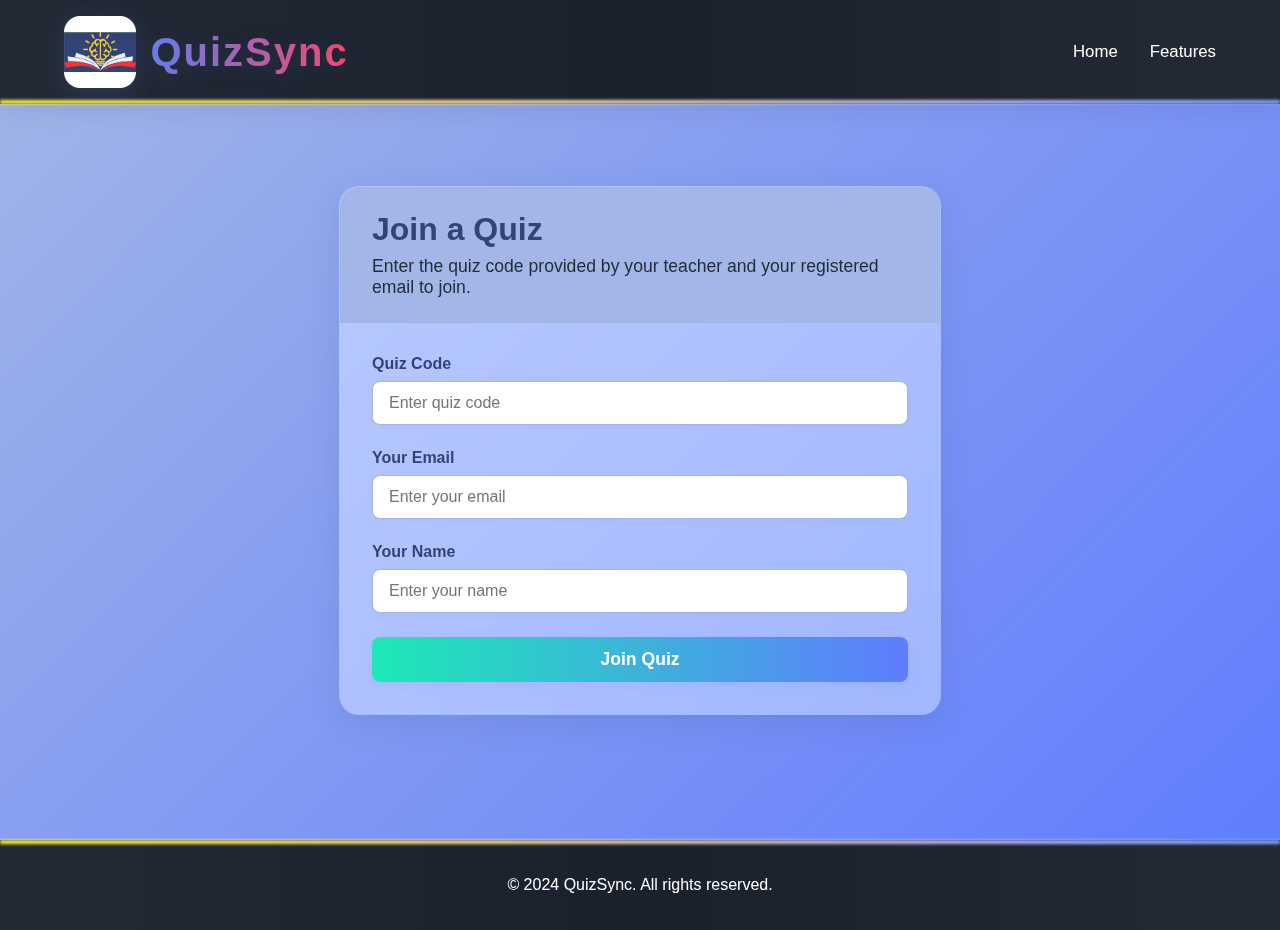
<file: QuizSync-main/student_dashboard/index.html>
<!DOCTYPE html>
<html lang="en">
<head>
    <meta charset="UTF-8">
    <meta name="viewport" content="width=device-width, initial-scale=1.0">
    <title>Student Dashboard | QuizSync</title>
    <meta http-equiv="refresh" content="0;url=join_quiz.html">
</head>
<body>
    <p>Redirecting to join quiz page...</p>
    <script>
        window.location.href = "join_quiz.html";
    </script>
</body>
</html>
</file>
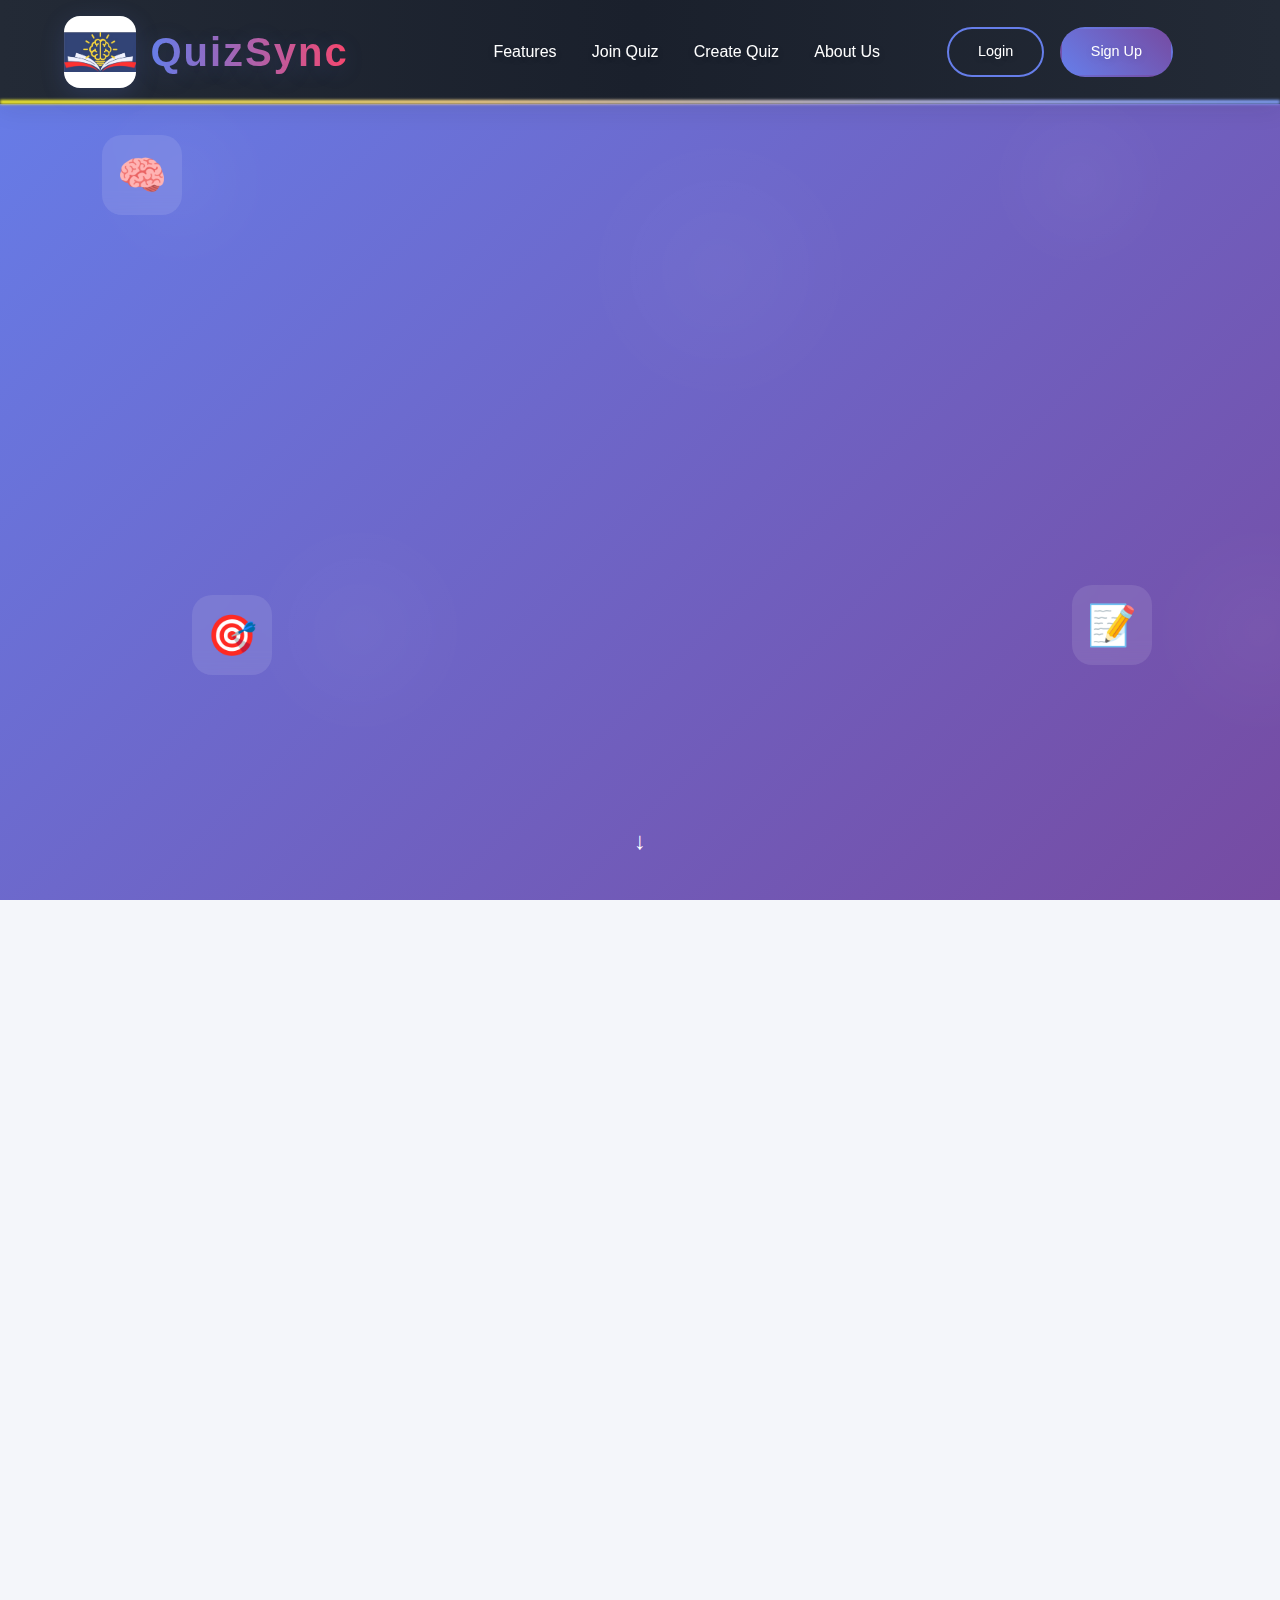
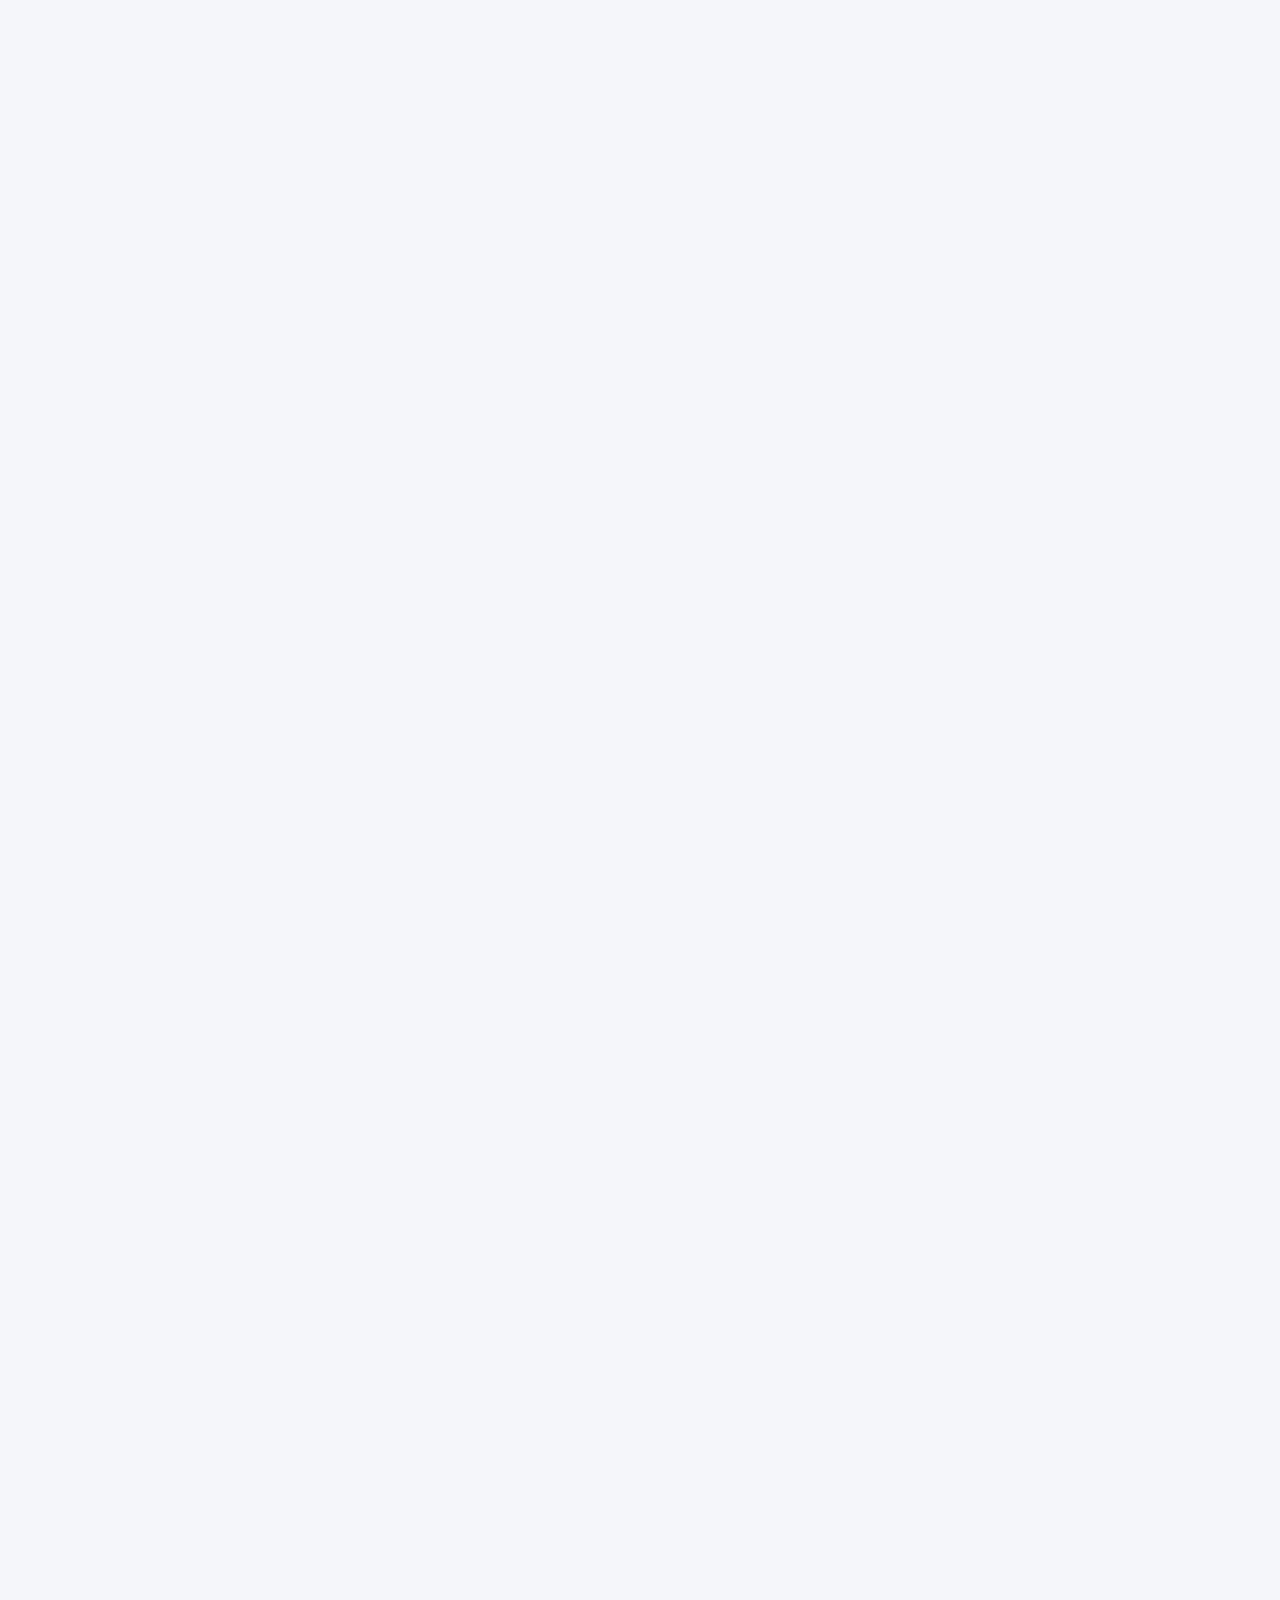
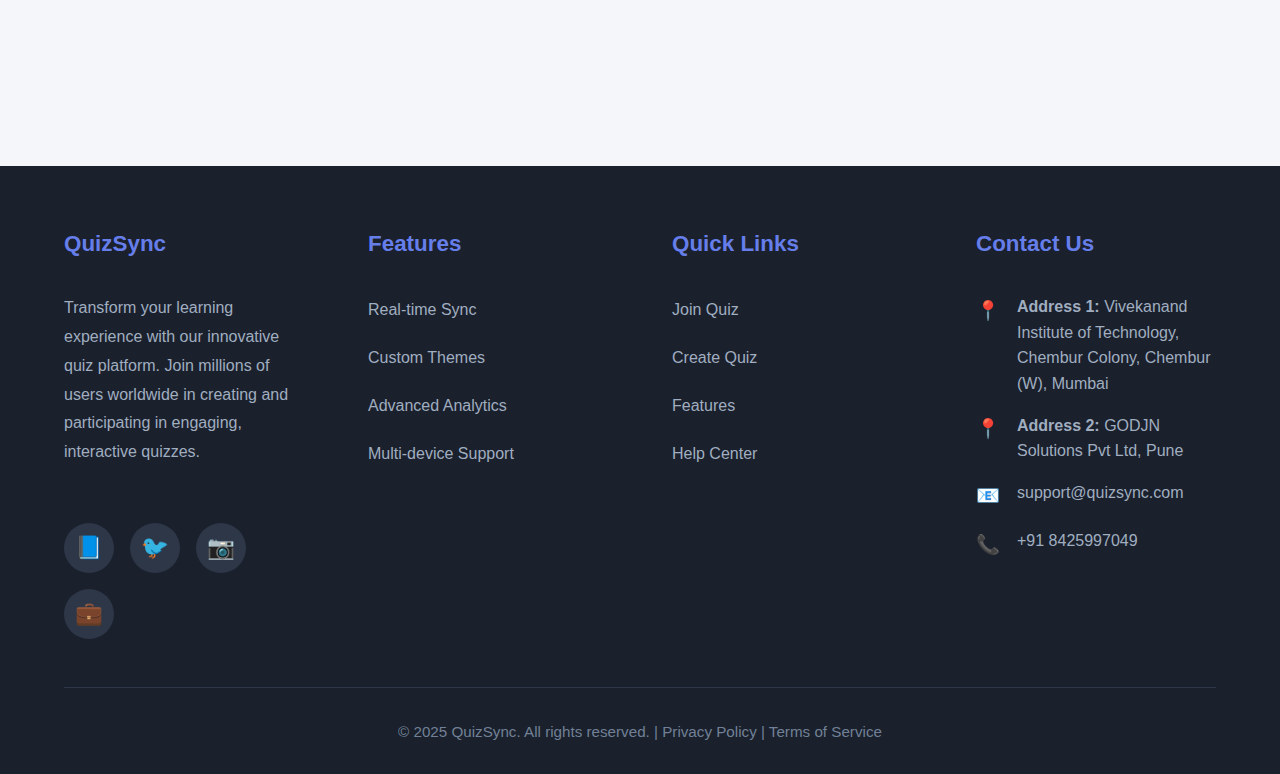
<file: QuizSync-main/teacher dashboard/index.html>
<!DOCTYPE html>
<html lang="en">
<head>
    <meta charset="UTF-8">
    <meta name="viewport" content="width=device-width, initial-scale=1.0">
    <title>Create Quiz | QuizSync</title>
    <link rel="stylesheet" href="styles/dashboard.css">
    <link rel="stylesheet" href="../styles/home.css">
</head>
<body>
    <div class="main-container">
        <header>
            <nav>
                <div class="logo">
                    <img src="../logo.jpg" alt="QuizSync Logo" />
                    <span class="logo-text hero-title-animated">QuizSync</span>
                </div>
                <div class="nav-links-group">
                    <div class="nav-links">
                        <a href="../home.html#features">Features</a>
                        <a href="../home.html#" onclick="event.preventDefault(); window.location.href='../student_dashboard/index.html';">Join Quiz</a>
                        <a href="../home.html#" onclick="event.preventDefault();">Create Quiz</a>
                        <a href="../about.html" onclick="event.preventDefault(); window.location.href='../about.html';">About Us</a>
                        <div class="auth-buttons">
                            <a href="#" class="btn-login" onclick="openModal('login')">Login</a>
                            <a href="#" class="btn-signup" onclick="openModal('signup')">Sign Up</a>
                        </div>
                    </div>
                    <div class="profile-greeting-flex" style="display:none; align-items:center; gap:0;">
                        <div class="user-greeting" style="display:flex; align-items:center; font-weight:600; color:#fff; font-size:1.15rem; background:linear-gradient(90deg,#667eea,#fc466b); padding:0.5rem 1.2rem; border-radius:24px 0 0 24px; border:none; box-shadow:0 2px 8px #667eea22;"></div>
                        <button class="profile-btn" title="Profile" style="border-radius:0 24px 24px 0; margin-left:0;">
                            <img src="../profile logo.jpg" alt="Profile" />
                        </button>
                    </div>
                </div>
            </nav>
        </header>

        <div class="content-wrapper">
            <!-- Quiz Creation Options Section -->
            <section id="creation-options" class="section">
                <div class="section-header">
                    <h1>🧠 Create a New Quiz</h1>
                    <p class="section-description">Choose how you want to create your quiz</p>
                </div>

                <div class="creation-options-container">
                    <div class="creation-option" data-option="manual">
                        <div class="option-icon">📝</div>
                        <h2>Generate Quiz Manually</h2>
                        <p>Create questions and options yourself with our easy-to-use builder</p>
                        <button class="option-btn manual-btn">Start Creating</button>
                    </div>
                    
                    <div class="creation-option" data-option="ai">
                        <div class="option-icon">🤖</div>
                        <h2>Generate Quiz Using AI</h2>
                        <p>Let our AI generate questions based on your topic and preferences</p>
                        <button class="option-btn ai-btn">Try AI Generation</button>
                    </div>
                </div>
            </section>

            <!-- Quiz Info Section (Hidden initially) -->
            <section id="quiz-info" class="section hidden">
                <div class="section-header">
                    <h1>Quiz Information</h1>
                    <p class="section-description">Set up the basic details for your quiz</p>
                </div>

                <form id="quiz-info-form">
                    <div class="form-group">
                        <label for="quiz-title">Quiz Title</label>
                        <input type="text" id="quiz-title" name="quiz-title" placeholder="Enter a title for your quiz" required>
                    </div>

                    <div class="form-group">
                        <label for="quiz-tags">Tags/Subjects</label>
                        <input type="text" id="quiz-tags" name="quiz-tags" placeholder="E.g., Math, Science, History (comma separated)">
                    </div>

                    <div class="form-row">
                        <div class="form-group half">
                            <label>Time Setting Type</label>
                            <div class="radio-group">
                                <label class="radio-label">
                                    <input type="radio" name="time-setting-type" value="per-question" checked>
                                    <span>Time Per Question</span>
                                </label>
                                <label class="radio-label">
                                    <input type="radio" name="time-setting-type" value="total">
                                    <span>Total Quiz Time</span>
                                </label>
                            </div>
                        </div>
                    </div>

                    <div class="form-row time-settings">
                        <div class="form-group half time-per-question-group">
                            <label for="time-per-question">Time Per Question (seconds)</label>
                            <input type="number" id="time-per-question" name="time-per-question" min="5" value="30">
                        </div>
                        <div class="form-group half total-time-group hidden">
                            <label for="total-time">Total Quiz Time (minutes)</label>
                            <input type="number" id="total-time" name="total-time" min="1" value="10">
                        </div>
                    </div>

                    <div class="form-group">
                        <label>Schedule</label>
                        <div class="radio-group">
                            <label class="radio-label">
                                <input type="radio" name="schedule-type" value="now" checked>
                                <span>Start immediately after publishing</span>
                            </label>
                            <label class="radio-label">
                                <input type="radio" name="schedule-type" value="scheduled">
                                <span>Set start and expiry dates</span>
                            </label>
                        </div>
                    </div>

                    <div class="form-row schedule-dates hidden">
                        <div class="form-group half">
                            <label for="start-date">Start Date & Time</label>
                            <input type="datetime-local" id="start-date" name="start-date">
                        </div>
                        <div class="form-group half">
                            <label for="expiry-date">Expiry Date & Time</label>
                            <input type="datetime-local" id="expiry-date" name="expiry-date">
                        </div>
                    </div>

                    <div class="form-row">
                        <div class="form-group half">
                            <label for="secure-code">Secure Code</label>
                            <div class="code-input-group">
                                <input type="text" id="secure-code" name="secure-code" maxlength="10" readonly>
                                <button type="button" id="generate-code-btn">Generate</button>
                                <button type="button" id="edit-code-btn">Edit</button>
                            </div>
                        </div>
                    </div>

                    <div class="form-actions">
                        <button type="button" id="back-to-options-btn" class="btn btn-secondary">Back</button>
                        <button type="button" id="continue-to-questions-btn" class="btn btn-primary">Continue to Add Questions</button>
                    </div>
                </form>
            </section>

            <!-- Add Questions Section (Hidden initially) -->
            <section id="add-questions" class="section hidden">
                <div class="section-header">
                    <h1>Add Questions</h1>
                    <p class="section-description">Create questions for your quiz</p>
                </div>

                <div class="questions-container">
                    <div class="questions-editor">
                        <form id="question-form">
                            <div class="form-group">
                                <label for="question-text">Question Text</label>
                                <textarea id="question-text" name="question-text" rows="3" placeholder="Enter your question here" required></textarea>
                            </div>

                            <div class="form-group">
                                <label>Question Type</label>
                                <div class="radio-group question-type-main">
                                    <label class="radio-label">
                                        <input type="radio" name="question-type-main" value="multiple-choice" checked>
                                        <span>Multiple Choice Question</span>
                                    </label>
                                    <label class="radio-label">
                                        <input type="radio" name="question-type-main" value="text-answer">
                                        <span>Answer in One Word/Numeric Value</span>
                                    </label>
                                </div>
                                
                                <div id="multiple-choice-options" class="sub-options">
                                    <label class="sub-label">Choose Answer Type:</label>
                                    <div class="radio-group">
                                        <label class="radio-label">
                                            <input type="radio" name="multiple-choice-type" value="single" checked>
                                            <span>Single Correct Answer</span>
                                        </label>
                                        <label class="radio-label">
                                            <input type="radio" name="multiple-choice-type" value="multiple">
                                            <span>Multiple Correct Answers</span>
                                        </label>
                                    </div>
                                </div>
                            </div>

                            <div class="form-group" id="options-group">
                                <label>Options</label>
                                <div id="options-container">
                                    <div class="option-row">
                                        <div class="option-select">
                                            <input type="radio" name="correct-option" value="0" checked>
                                        </div>
                                        <input type="text" class="option-text" placeholder="Option 1" required>
                                        <button type="button" class="remove-option-btn" disabled>&times;</button>
                                    </div>
                                    <div class="option-row">
                                        <div class="option-select">
                                            <input type="radio" name="correct-option" value="1">
                                        </div>
                                        <input type="text" class="option-text" placeholder="Option 2" required>
                                        <button type="button" class="remove-option-btn" disabled>&times;</button>
                                    </div>
                                </div>
                                <button type="button" id="add-option-btn" class="btn btn-outline">+ Add Option</button>
                            </div>

                            <div class="form-group hidden" id="text-answer-group">
                                <label for="correct-text-answer">Correct Answer</label>
                                <input type="text" id="correct-text-answer" name="correct-text-answer" placeholder="Enter the correct answer (case insensitive)">
                                <p class="input-hint">For numeric answers, you can enter exact values (e.g., "42" or "3.14")</p>
                            </div>

                            <div class="form-row">
                                <div class="form-group half">
                                    <label for="question-image">Upload Image (optional)</label>
                                    <input type="file" id="question-image" name="question-image" accept="image/*">
                                </div>
                            </div>

                            <div class="form-actions question-actions">
                                <button type="button" id="add-question-btn" class="btn btn-primary">Add Question</button>
                                <button type="reset" id="reset-question-btn" class="btn btn-outline">Reset</button>
                            </div>
                        </form>
                    </div>

                    <div class="questions-preview">
                        <h3>Questions Preview</h3>
                        <div id="questions-list">
                            <div class="empty-state">
                                <p>No questions added yet</p>
                                <p class="hint">Questions you add will appear here</p>
                            </div>
                        </div>
                    </div>
                </div>

                <div class="quiz-final-actions">
                    <button type="button" id="back-to-info-btn" class="btn btn-secondary">Back</button>
                    <button type="button" id="save-draft-btn" class="btn btn-outline">Save Draft</button>
                    <button type="button" id="publish-quiz-btn" class="btn btn-primary">Publish Quiz</button>
                </div>
            </section>
        </div>

        <!-- Login Modal -->
        <div id="loginModal" class="modal">
            <div class="modal-content">
                <div class="modal-illustration">
                    <span>🔐</span>
                    <div>Welcome Back!</div>
                </div>
                <div class="modal-form-section">
                    <button class="close" onclick="closeModal('loginModal')">&times;</button>
                    <div class="modal-header">
                        <h2>Login to QuizSync</h2>
                        <p>Access your quizzes and results.</p>
                    </div>
                    <div class="modal-body">
                        <form id="loginForm">
                            <div class="form-group">
                                <label for="loginEmail">Email Address</label>
                                <span class="input-icon">📧</span>
                                <input type="email" id="loginEmail" name="email" required placeholder="Enter your email" class="js-input-login-email" />
                            </div>
                            <div class="form-group">
                                <label for="loginPassword">Password</label>
                                <span class="input-icon">🔒</span>
                                <input type="password" id="loginPassword" name="password" required placeholder="Enter your password" class="js-input-login-password" />
                                <button type="button" class="toggle-password-visibility" style="margin-left:8px;">Show</button>
                            </div>
                            <button type="submit" class="form-submit js-login-btn">Login</button>
                            <div class="form-switch">
                                Don't have an account?
                                <a href="#" onclick="switchModal('loginModal', 'signupModal')">Sign up here</a>
                            </div>
                        </form>
                    </div>
                </div>
            </div>
        </div>

        <!-- Signup Modal -->
        <div id="signupModal" class="modal">
            <div class="modal-content">
                <div class="modal-form-section">
                    <button class="close" onclick="closeModal('signupModal')">&times;</button>
                    <div class="modal-header">
                        <h2>Create Your Account</h2>
                        <p>Start creating and joining quizzes instantly.</p>
                    </div>
                    <div class="modal-body">
                        <form id="signupForm">
                            <div class="form-group">
                                <label for="signupName">Full Name</label>
                                <span class="input-icon">👤</span>
                                <input type="text" id="signupName" name="name" required placeholder="Enter your full name" class="js-input-signup-name" />
                                <div class="form-feedback" id="nameFeedback"></div>
                            </div>
                            <div class="form-group">
                                <label for="signupEmail">Email Address</label>
                                <span class="input-icon">📧</span>
                                <input type="email" id="signupEmail" name="email" required placeholder="Enter your email address" class="js-input-signup-email" />
                                <div class="form-feedback" id="emailFeedback"></div>
                            </div>
                            <div class="form-group">
                                <label for="signupPassword">Password</label>
                                <span class="input-icon">🔒</span>
                                <input type="password" id="signupPassword" name="password" required placeholder="Create a strong password" class="js-input-signup-password" />
                                <button type="button" class="toggle-password-visibility" style="margin-left:8px;">Show</button>
                                <div class="password-strength">
                                    <div class="progress-bar">
                                        <div class="progress-fill" id="passwordStrength"></div>
                                    </div>
                                    <small>Password strength: <span id="strengthText">Weak</span></small>
                                </div>
                            </div>
                            <div class="form-group">
                                <label for="signupConfirmPassword">Confirm Password</label>
                                <span class="input-icon">🔒</span>
                                <input type="password" id="signupConfirmPassword" name="confirmPassword" required placeholder="Confirm your password" class="js-input-signup-submit" />
                                <button type="button" class="toggle-password-visibility" style="margin-left:8px;">Show</button>
                                <div class="form-feedback" id="confirmFeedback"></div>
                            </div>
                            <div class="form-group">
                                <label class="checkbox-label">
                                    <input type="checkbox" id="termsCheckbox" required />
                                    <span class="checkmark"></span>
                                    I agree to the <a href="#" style="color: #667eea">Terms of Service</a> and <a href="#" style="color: #667eea">Privacy Policy</a>
                                </label>
                            </div>
                            <button type="submit" class="form-submit">
                                <span class="btn-text">Create Account</span>
                                <span class="btn-loading" style="display: none">Creating Account...</span>
                            </button>
                            <div class="form-switch">
                                Already have an account?
                                <a href="#" onclick="switchModal('signupModal', 'loginModal')">Login here</a>
                            </div>
                        </form>
                    </div>
                </div>
            </div>
        </div>

        <!-- Profile Modal -->
        <div id="profileModal" class="modal">
            <div class="modal-content">
                <div class="modal-form-section" style="align-items:center; text-align:center;">
                    <button class="close" onclick="closeModal('profileModal')">&times;</button>
                    <div style="margin: 1.5rem 0 1rem 0;">
                        <img src="../profile logo.jpg" alt="Profile" style="width:90px; height:90px; border-radius:50%; box-shadow:0 2px 12px #667eea44; margin-bottom:1rem;" />
                        <h2 style="margin:0; font-size:1.5rem; color:#324376;" class="js-profile-name"></h2>
                        <p style="margin:0.5rem 0 1.5rem 0; color:#4a5a8a; font-size:1rem;" class="js-profile-email"></p>
                        <button style="padding:0.7rem 2rem; border-radius:30px; background:linear-gradient(90deg,#667eea,#fc466b); color:#fff; border:none; font-weight:600; cursor:pointer;" class="js-profile-logout">Logout</button>
                    </div>
                </div>
            </div>
        </div>

        <!-- Footer -->
        <footer>
            <div class="footer-content">
                <div class="footer-section">
                    <h3>QuizSync</h3>
                    <p>
                        Transform your learning experience with our innovative quiz
                        platform. Join millions of users worldwide in creating and
                        participating in engaging, interactive quizzes.
                    </p>
                    <div class="social-links">
                        <a href="#"><span>📘</span></a>
                        <a href="#"><span>🐦</span></a>
                        <a href="#"><span>📷</span></a>
                        <a href="#"><span>💼</span></a>
                    </div>
                </div>

                <div class="footer-section">
                    <h3>Features</h3>
                    <ul>
                        <li><a href="#features">Real-time Sync</a></li>
                        <li><a href="#features">Custom Themes</a></li>
                        <li><a href="#features">Advanced Analytics</a></li>
                        <li><a href="#features">Multi-device Support</a></li>
                    </ul>
                </div>

                <div class="footer-section">
                    <h3>Quick Links</h3>
                    <ul>
                        <li><a href="#join-quiz">Join Quiz</a></li>
                        <li><a href="#create-quiz">Create Quiz</a></li>
                        <li><a href="#features">Features</a></li>
                        <li><a href="#">Help Center</a></li>
                    </ul>
                </div>

                <div class="footer-section">
                    <h3>Contact Us</h3>
                    <div class="contact-info">
                        <span>📍</span>
                        <span
                            ><strong>Address 1:</strong> Vivekanand Institute of Technology,
                            Chembur Colony, Chembur (W), Mumbai</span
                        >
                    </div>
                    <div class="contact-info">
                        <span>📍</span>
                        <span
                            ><strong>Address 2:</strong> GODJN Solutions Pvt Ltd, Pune</span
                        >
                    </div>
                    <div class="contact-info">
                        <span>📧</span>
                        <span>support@quizsync.com</span>
                    </div>
                    <div class="contact-info">
                        <span>📞</span>
                        <span>+91 8425997049</span>
                    </div>
                </div>

            </div>
            <div class="footer-bottom">
                <p>
                    &copy; 2025 QuizSync. All rights reserved. | Privacy Policy | Terms
                    of Service
                </p>
            </div>
        </footer>
    </div>

    <script src="../scripts/profile.js"></script>
    <script src="../scripts/login.js"></script>
    <script src="../scripts/data.js"></script>
    <script src="../scripts/home.js"></script>
    <script src="scripts/dashboard.js"></script>
</body>
</html>
</file>
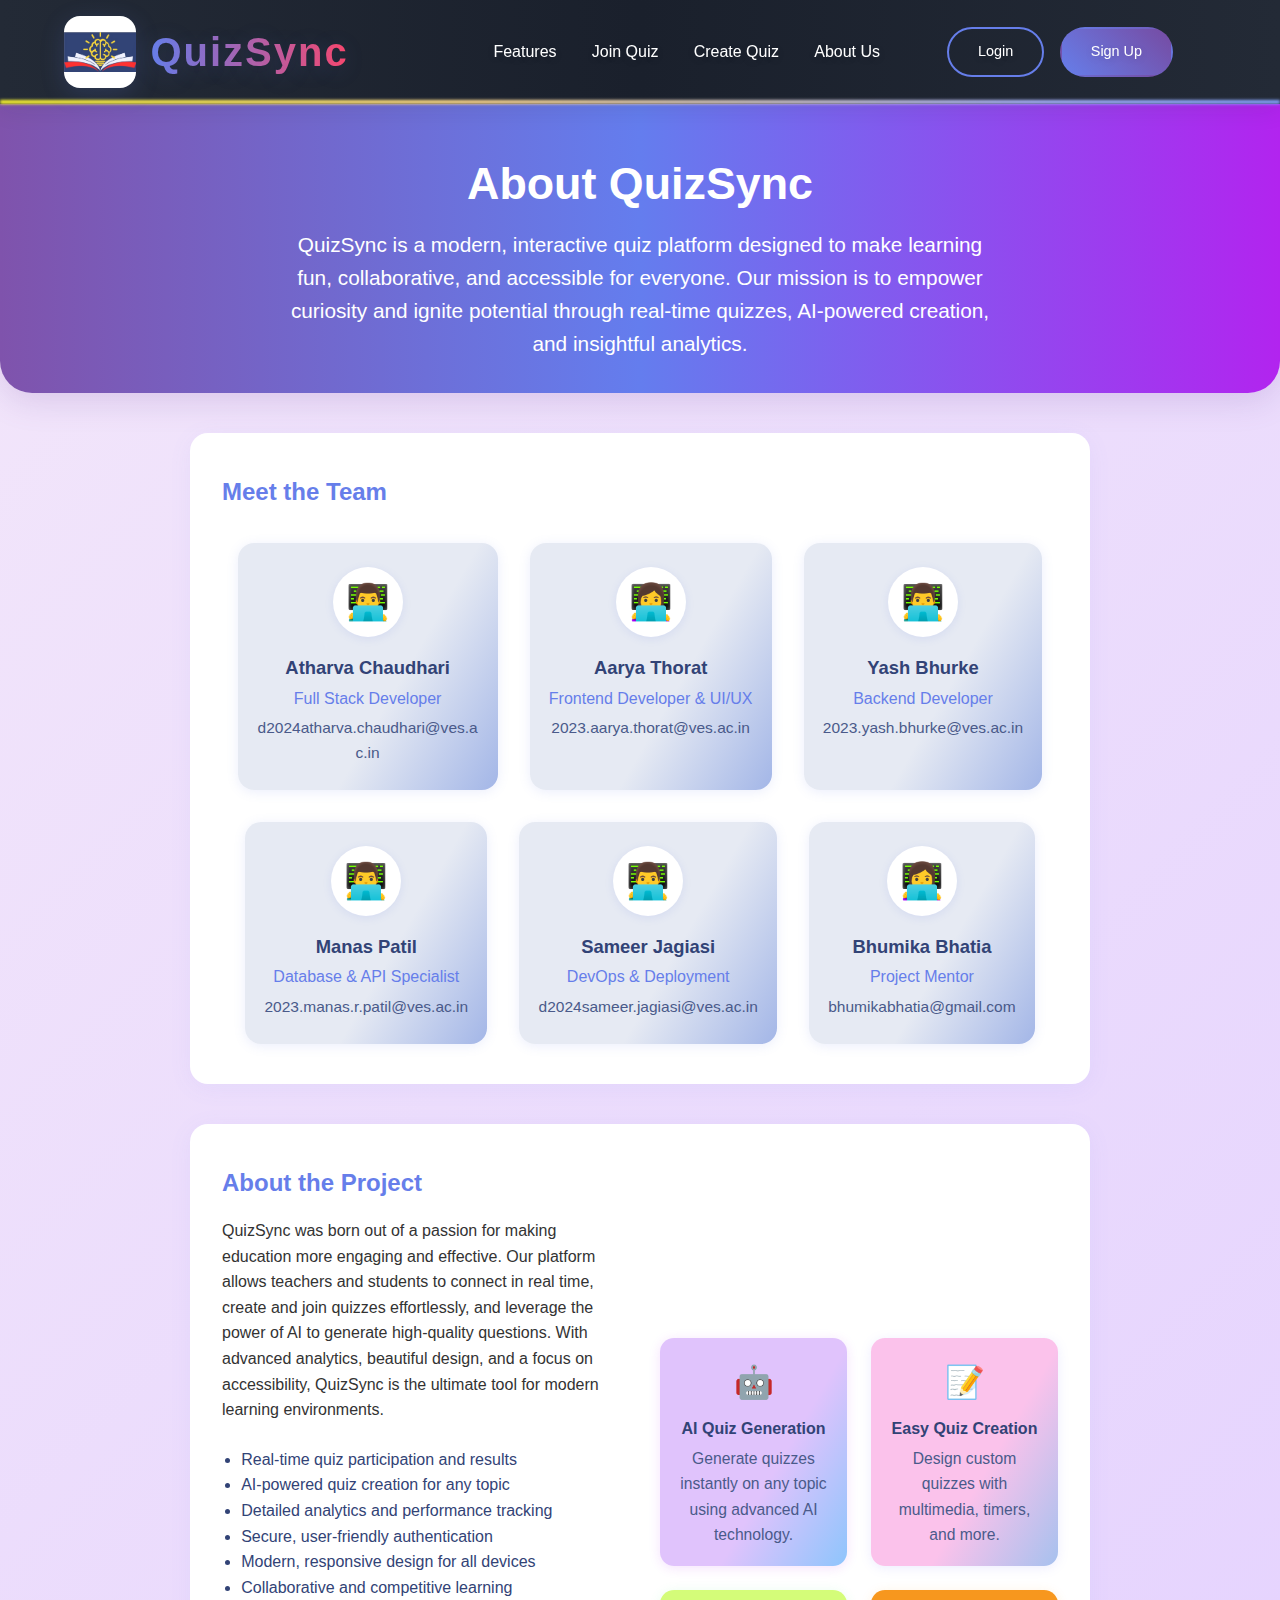
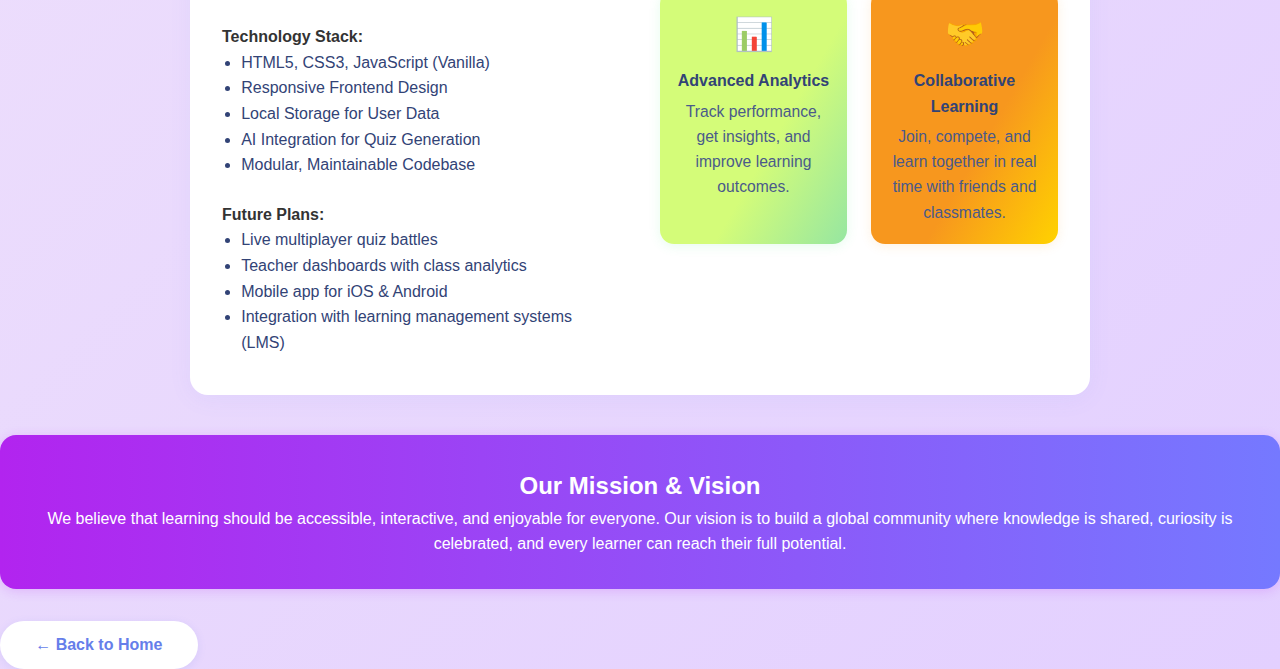
<file: QuizSync-main/about.html>
<!DOCTYPE html>
<html lang="en">
<head>
  <meta charset="UTF-8" />
  <meta name="viewport" content="width=device-width, initial-scale=1.0" />
  <title>About Us - QuizSync</title>
  <link rel="stylesheet" href="styles/home.css" />
  <style>
    body { background: linear-gradient(135deg, #f3e7fa 0%, #e3d0ff 100%); }
    header {
      position: fixed;
      top: 0;
      left: 0;
      right: 0;
      width: 100vw;
      z-index: 1000;
    }
    .about-main-content {
      margin-top: 100px;
    }
    .about-hero {
      background: linear-gradient(90deg, #7f53ac 0%, #647dee 50%, #b224ef 100%);
      color: #fff;
      padding: 3rem 0 2rem 0;
      text-align: center;
      border-radius: 0 0 32px 32px;
      box-shadow: 0 8px 32px #7f53ac33;
    }
    .about-hero h1 { font-size: 2.8rem; margin-bottom: 0.5rem; }
    .about-hero p { font-size: 1.3rem; max-width: 700px; margin: 0 auto; }
    .about-section { max-width: 900px; margin: 2.5rem auto; background: #fff; border-radius: 18px; box-shadow: 0 4px 24px #667eea11; padding: 2.5rem 2rem; }
    .about-section h2 { color: #667eea; margin-bottom: 1rem; }
    .team-grid { display: flex; flex-wrap: wrap; gap: 2rem; justify-content: center; margin-top: 2rem; }
    .team-card { background: linear-gradient(120deg, #e6eaf3 60%, #a3b6e7 100%); border-radius: 16px; box-shadow: 0 2px 12px #667eea22; padding: 1.5rem 1.2rem; min-width: 220px; max-width: 260px; text-align: center; transition: transform 0.2s; }
    .team-card:hover { transform: translateY(-6px) scale(1.04); box-shadow: 0 8px 32px #667eea33; }
    .team-avatar { width: 70px; height: 70px; border-radius: 50%; background: #fff; margin: 0 auto 1rem auto; display: flex; align-items: center; justify-content: center; font-size: 2.2rem; box-shadow: 0 2px 8px #667eea22; }
    .team-name { font-weight: 700; color: #324376; font-size: 1.15rem; margin-bottom: 0.2rem; }
    .team-role { color: #667eea; font-size: 1rem; margin-bottom: 0.3rem; }
    .team-email { color: #4a5a8a; font-size: 0.97rem; word-break: break-all; }
    .about-mission { background: linear-gradient(90deg, #b224ef 0%, #7579ff 100%); color: #fff; border-radius: 16px; padding: 2rem 1.5rem; margin: 2.5rem 0 0 0; text-align: center; box-shadow: 0 2px 12px #b224ef33; }
    .about-mission h2 { color: #fff; }
    .about-link-home { display: inline-block; margin-top: 2rem; background: #fff; color: #667eea; font-weight: 600; border-radius: 24px; padding: 0.7rem 2.2rem; text-decoration: none; box-shadow: 0 2px 8px #667eea22; transition: background 0.2s, color 0.2s; }
    .about-link-home:hover { background: #667eea; color: #fff; }
    .project-feature-box:nth-child(1) { background: linear-gradient(120deg,#e0c3fc 60%,#8ec5fc 100%); box-shadow: 0 2px 12px #b224ef22; }
    .project-feature-box:nth-child(2) { background: linear-gradient(120deg,#fbc2eb 60%,#a6c1ee 100%); box-shadow: 0 2px 12px #7579ff22; }
    .project-feature-box:nth-child(3) { background: linear-gradient(120deg,#d4fc79 60%,#96e6a1 100%); box-shadow: 0 2px 12px #43e97b22; }
    .project-feature-box:nth-child(4) { background: linear-gradient(120deg,#f7971e 60%,#ffd200 100%); box-shadow: 0 2px 12px #f7971e22; }
  </style>
</head>
<body>
  <header>
    <nav>
      <div class="logo">
        <img src="logo.jpg" alt="QuizSync Logo" />
        <span class="logo-text hero-title-animated">QuizSync</span>
      </div>
      <div class="nav-links-group">
        <div class="nav-links">
          <a href="home.html#features">Features</a>
          <a href="home.html#" onclick="event.preventDefault(); window.location.href = './student_dashboard/index.html'">Join Quiz</a>
          <a href="home.html#" onclick="event.preventDefault(); window.location.href='./teacher dashboard/index.html';">Create Quiz</a>
          <a href="about.html">About Us</a>
          <div class="auth-buttons">
            <a href="#" class="btn-login" onclick="openModal('login')">Login</a>
            <a href="#" class="btn-signup" onclick="openModal('signup')">Sign Up</a>
          </div>
        </div>
        <div class="profile-greeting-flex" style="display:none; align-items:center; gap:0;">
          <div class="user-greeting" style="display:flex; align-items:center; font-weight:600; color:#fff; font-size:1.15rem; background:linear-gradient(90deg,#667eea,#fc466b); padding:0.5rem 1.2rem; border-radius:24px 0 0 24px; border:none; box-shadow:0 2px 8px #667eea22;"></div>
          <button class="profile-btn" title="Profile" style="border-radius:0 24px 24px 0; margin-left:0;">
            <img src="profile logo.jpg" alt="Profile" />
          </button>
        </div>
      </div>
    </nav>
  </header>
  <div class="about-main-content">
    <div class="about-hero">
      <h1>About QuizSync</h1>
      <p>
        QuizSync is a modern, interactive quiz platform designed to make learning fun, collaborative, and accessible for everyone. Our mission is to empower curiosity and ignite potential through real-time quizzes, AI-powered creation, and insightful analytics.
      </p>
    </div>
    <div class="about-section">
      <h2>Meet the Team</h2>
      <div class="team-grid">
        <div class="team-card">
          <div class="team-avatar">👨‍💻</div>
          <div class="team-name">Atharva Chaudhari</div>
          <div class="team-role">Full Stack Developer</div>
          <div class="team-email">d2024atharva.chaudhari@ves.ac.in</div>
        </div>
        <div class="team-card">
          <div class="team-avatar">👩‍💻</div>
          <div class="team-name">Aarya Thorat</div>
          <div class="team-role">Frontend Developer & UI/UX</div>
          <div class="team-email">2023.aarya.thorat@ves.ac.in</div>
        </div>
        <div class="team-card">
          <div class="team-avatar">👨‍💻</div>
          <div class="team-name">Yash Bhurke</div>
          <div class="team-role">Backend Developer</div>
          <div class="team-email">2023.yash.bhurke@ves.ac.in</div>
        </div>
        <div class="team-card">
          <div class="team-avatar">👨‍💻</div>
          <div class="team-name">Manas Patil</div>
          <div class="team-role">Database & API Specialist</div>
          <div class="team-email">2023.manas.r.patil@ves.ac.in</div>
        </div>
        <div class="team-card">
          <div class="team-avatar">👨‍💻</div>
          <div class="team-name">Sameer Jagiasi</div>
          <div class="team-role">DevOps & Deployment</div>
          <div class="team-email">d2024sameer.jagiasi@ves.ac.in</div>
        </div>
        <div class="team-card">
          <div class="team-avatar">👩‍💻</div>
          <div class="team-name">Bhumika Bhatia</div>
          <div class="team-role">Project Mentor</div>
          <div class="team-email">bhumikabhatia@gmail.com</div>
        </div>
      </div>
    </div>
    <div class="about-section">
      <h2>About the Project</h2>
      <div style="display:flex; flex-wrap:wrap; gap:2.5rem; align-items:center; justify-content:space-between;">
        <div style="flex:1 1 320px; min-width:260px;">
          <p>
            QuizSync was born out of a passion for making education more engaging and effective. Our platform allows teachers and students to connect in real time, create and join quizzes effortlessly, and leverage the power of AI to generate high-quality questions. With advanced analytics, beautiful design, and a focus on accessibility, QuizSync is the ultimate tool for modern learning environments.
          </p>
          <ul style="margin-top:1.5rem; margin-left:1.2rem; color:#324376;">
            <li>Real-time quiz participation and results</li>
            <li>AI-powered quiz creation for any topic</li>
            <li>Detailed analytics and performance tracking</li>
            <li>Secure, user-friendly authentication</li>
            <li>Modern, responsive design for all devices</li>
            <li>Collaborative and competitive learning</li>
          </ul>
          <div style="margin-top:1.5rem;">
            <strong>Technology Stack:</strong>
            <ul style="margin-left:1.2rem; color:#324376;">
              <li>HTML5, CSS3, JavaScript (Vanilla)</li>
              <li>Responsive Frontend Design</li>
              <li>Local Storage for User Data</li>
              <li>AI Integration for Quiz Generation</li>
              <li>Modular, Maintainable Codebase</li>
            </ul>
          </div>
          <div style="margin-top:1.5rem;">
            <strong>Future Plans:</strong>
            <ul style="margin-left:1.2rem; color:#324376;">
              <li>Live multiplayer quiz battles</li>
              <li>Teacher dashboards with class analytics</li>
              <li>Mobile app for iOS & Android</li>
              <li>Integration with learning management systems (LMS)</li>
            </ul>
          </div>
        </div>
        <div style="flex:1 1 320px; min-width:260px; text-align:center;">
          <div class="project-features-grid" style="display:flex; flex-wrap:wrap; gap:1.5rem; justify-content:center; margin-top:0.5rem;">
            <div class="project-feature-box" style="flex:1 1 180px; min-width:180px; max-width:220px; background:linear-gradient(120deg,#e0c3fc 60%,#8ec5fc 100%); border-radius:14px; box-shadow:0 2px 12px #b224ef22; padding:1.2rem 1rem; text-align:center;">
              <div style="font-size:2rem; margin-bottom:0.5rem;">🤖</div>
              <div style="font-weight:700; color:#324376; margin-bottom:0.3rem;">AI Quiz Generation</div>
              <div style="color:#4a5a8a; font-size:0.98rem;">Generate quizzes instantly on any topic using advanced AI technology.</div>
            </div>
            <div class="project-feature-box" style="flex:1 1 180px; min-width:180px; max-width:220px; background:linear-gradient(120deg,#fbc2eb 60%,#a6c1ee 100%); border-radius:14px; box-shadow:0 2px 12px #7579ff22; padding:1.2rem 1rem; text-align:center;">
              <div style="font-size:2rem; margin-bottom:0.5rem;">📝</div>
              <div style="font-weight:700; color:#324376; margin-bottom:0.3rem;">Easy Quiz Creation</div>
              <div style="color:#4a5a8a; font-size:0.98rem;">Design custom quizzes with multimedia, timers, and more.</div>
            </div>
            <div class="project-feature-box" style="flex:1 1 180px; min-width:180px; max-width:220px; background:linear-gradient(120deg,#d4fc79 60%,#96e6a1 100%); border-radius:14px; box-shadow:0 2px 12px #43e97b22; padding:1.2rem 1rem; text-align:center;">
              <div style="font-size:2rem; margin-bottom:0.5rem;">📊</div>
              <div style="font-weight:700; color:#324376; margin-bottom:0.3rem;">Advanced Analytics</div>
              <div style="color:#4a5a8a; font-size:0.98rem;">Track performance, get insights, and improve learning outcomes.</div>
            </div>
            <div class="project-feature-box" style="flex:1 1 180px; min-width:180px; max-width:220px; background:linear-gradient(120deg,#f7971e 60%,#ffd200 100%); border-radius:14px; box-shadow:0 2px 12px #f7971e22; padding:1.2rem 1rem; text-align:center;">
              <div style="font-size:2rem; margin-bottom:0.5rem;">🤝</div>
              <div style="font-weight:700; color:#324376; margin-bottom:0.3rem;">Collaborative Learning</div>
              <div style="color:#4a5a8a; font-size:0.98rem;">Join, compete, and learn together in real time with friends and classmates.</div>
            </div>
          </div>
        </div>
      </div>
    </div>
    <div class="about-mission">
      <h2>Our Mission & Vision</h2>
      <p>
        We believe that learning should be accessible, interactive, and enjoyable for everyone. Our vision is to build a global community where knowledge is shared, curiosity is celebrated, and every learner can reach their full potential.
      </p>
    </div>
    <a href="home.html" class="about-link-home">← Back to Home</a>
  </div>
  <!-- Login Modal -->
  <div id="loginModal" class="modal">
    <div class="modal-content">
      <div class="modal-illustration">
        <span>🔐</span>
        <div>Welcome Back!</div>
      </div>
      <div class="modal-form-section">
        <button class="close" onclick="closeModal('loginModal')">&times;</button>
        <div class="modal-header">
          <h2>Login to QuizSync</h2>
          <p>Access your quizzes and results.</p>
        </div>
        <div class="modal-body">
          <form id="loginForm">
            <div class="form-group">
              <label for="loginEmail">Email Address</label>
              <span class="input-icon">📧</span>
              <input type="email" id="loginEmail" name="email" required placeholder="Enter your email" class="js-input-login-email" />
            </div>
            <div class="form-group">
              <label for="loginPassword">Password</label>
              <span class="input-icon">🔒</span>
              <input type="password" id="loginPassword" name="password" required placeholder="Enter your password" class="js-input-login-password" />
              <button type="button" class="toggle-password-visibility" style="margin-left:8px;">Show</button>
            </div>
            <button type="submit" class="form-submit js-login-btn">Login</button>
            <div class="form-switch">
              Don't have an account?
              <a href="#" onclick="switchModal('loginModal', 'signupModal')">Sign up here</a>
            </div>
          </form>
        </div>
      </div>
    </div>
  </div>

  <!-- Signup Modal -->
  <div id="signupModal" class="modal">
    <div class="modal-content">
      <div class="modal-form-section">
        <button class="close" onclick="closeModal('signupModal')">&times;</button>
        <div class="modal-header">
          <h2>Create Your Account</h2>
          <p>Start creating and joining quizzes instantly.</p>
        </div>
        <div class="modal-body">
          <form id="signupForm">
            <div class="form-group">
              <label for="signupName">Full Name</label>
              <span class="input-icon">👤</span>
              <input type="text" id="signupName" name="name" required placeholder="Enter your full name" class="js-input-signup-name" />
              <div class="form-feedback" id="nameFeedback"></div>
            </div>
            <div class="form-group">
              <label for="signupEmail">Email Address</label>
              <span class="input-icon">📧</span>
              <input type="email" id="signupEmail" name="email" required placeholder="Enter your email address" class="js-input-signup-email" />
              <div class="form-feedback" id="emailFeedback"></div>
            </div>
            <div class="form-group">
              <label for="signupPassword">Password</label>
              <span class="input-icon">🔒</span>
              <input type="password" id="signupPassword" name="password" required placeholder="Create a strong password" class="js-input-signup-password" />
              <button type="button" class="toggle-password-visibility" style="margin-left:8px;">Show</button>
              <div class="password-strength">
                <div class="progress-bar">
                  <div class="progress-fill" id="passwordStrength"></div>
                </div>
                <small>Password strength: <span id="strengthText">Weak</span></small>
              </div>
            </div>
            <div class="form-group">
              <label for="signupConfirmPassword">Confirm Password</label>
              <span class="input-icon">🔒</span>
              <input type="password" id="signupConfirmPassword" name="confirmPassword" required placeholder="Confirm your password" class="js-input-signup-submit" />
              <button type="button" class="toggle-password-visibility" style="margin-left:8px;">Show</button>
              <div class="form-feedback" id="confirmFeedback"></div>
            </div>
            <div class="form-group">
              <label class="checkbox-label">
                <input type="checkbox" id="termsCheckbox" required />
                <span class="checkmark"></span>
                I agree to the <a href="#" style="color: #667eea">Terms of Service</a> and <a href="#" style="color: #667eea">Privacy Policy</a>
              </label>
            </div>
            <button type="submit" class="form-submit">
              <span class="btn-text">Create Account</span>
              <span class="btn-loading" style="display: none">Creating Account...</span>
            </button>
            <div class="form-switch">
              Already have an account?
              <a href="#" onclick="switchModal('signupModal', 'loginModal')">Login here</a>
            </div>
          </form>
        </div>
      </div>
    </div>
  </div>
  <!-- Profile Modal -->
  <div id="profileModal" class="modal">
    <div class="modal-content">
      <div class="modal-form-section" style="align-items:center; text-align:center;">
        <button class="close" onclick="closeModal('profileModal')">&times;</button>
        <div style="margin: 1.5rem 0 1rem 0;">
          <img src="profile logo.jpg" alt="Profile" style="width:90px; height:90px; border-radius:50%; box-shadow:0 2px 12px #667eea44; margin-bottom:1rem;" />
          <h2 style="margin:0; font-size:1.5rem; color:#324376;" class="js-profile-name"></h2>
          <p style="margin:0.5rem 0 1.5rem 0; color:#4a5a8a; font-size:1rem;" class="js-profile-email"></p>
          <button style="padding:0.7rem 2rem; border-radius:30px; background:linear-gradient(90deg,#667eea,#fc466b); color:#fff; border:none; font-weight:600; cursor:pointer;" class="js-profile-logout">Logout</button>
        </div>
      </div>
    </div>
  </div>
  <script src="scripts/profile.js"></script>
  <script src="scripts/login.js"></script>
  <script src="scripts/data.js"></script>
  <script src="scripts/home.js"></script>
</body>
</html>
</file>
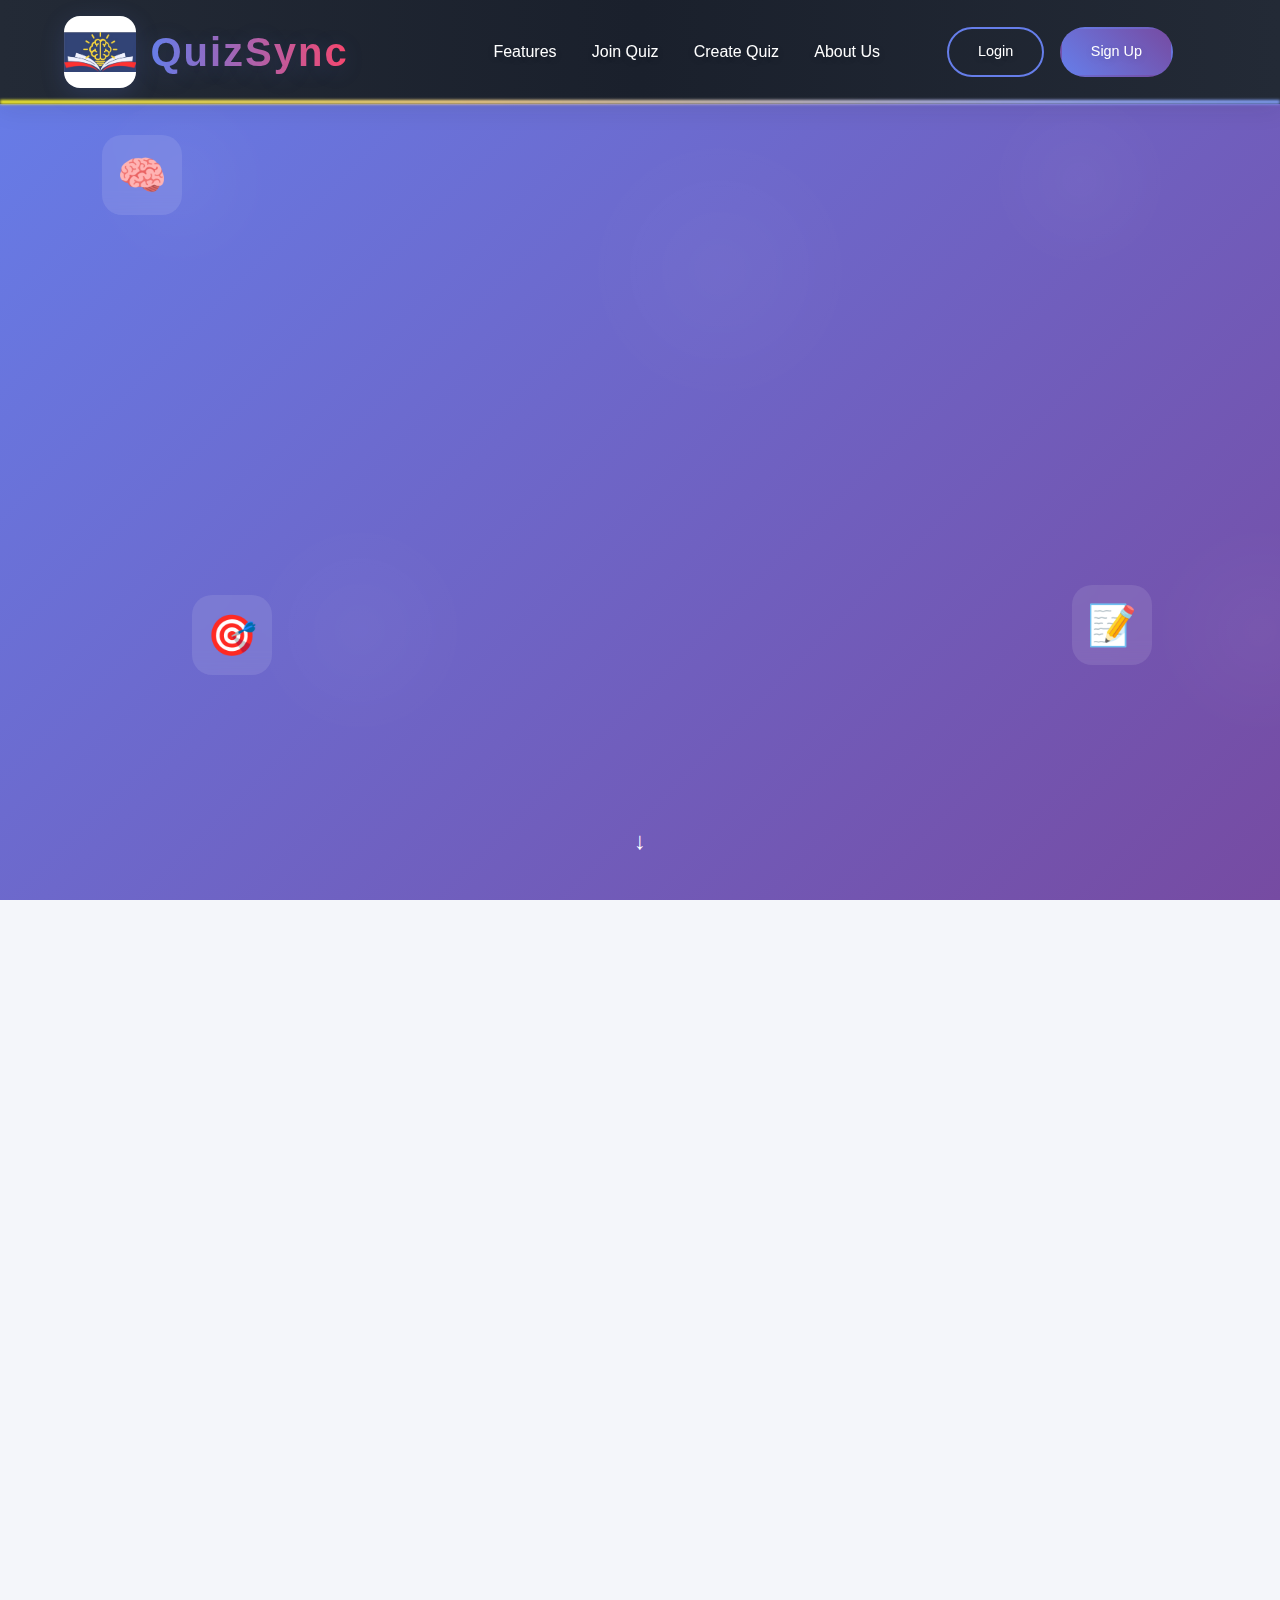
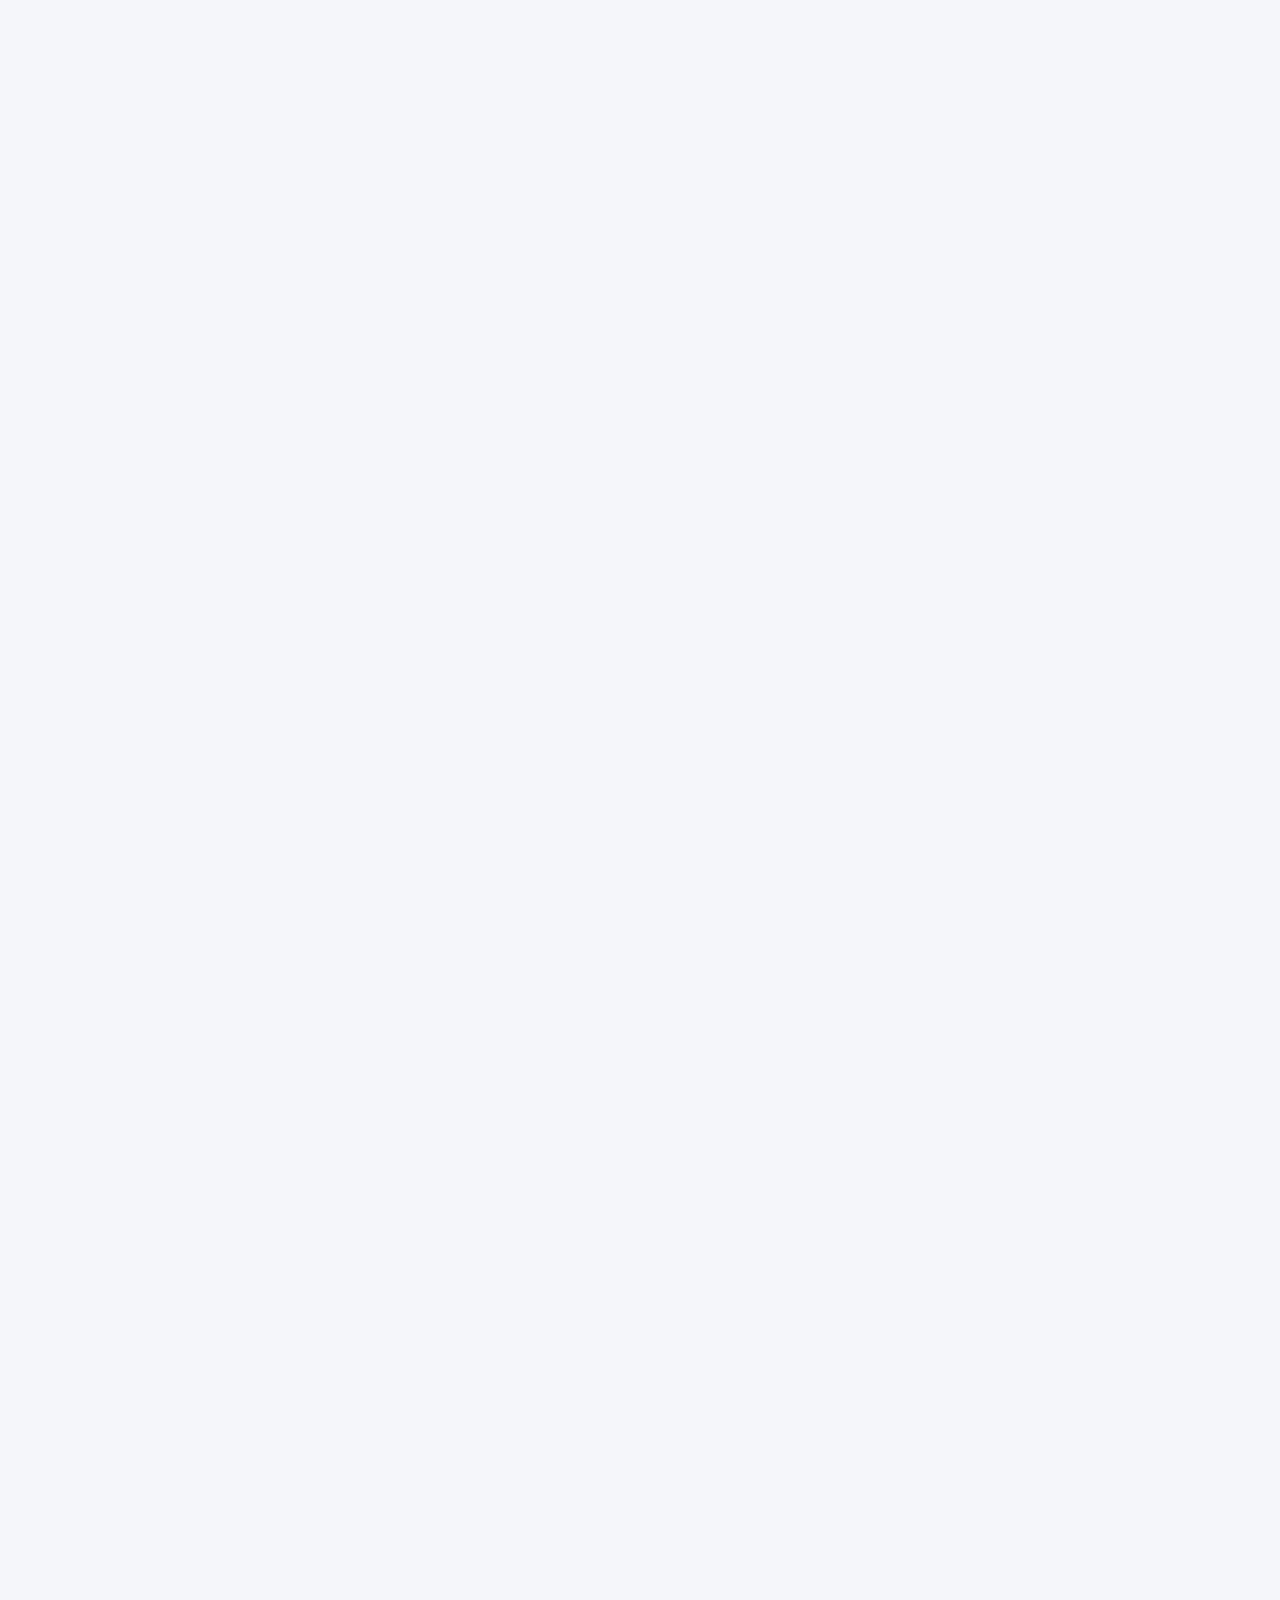
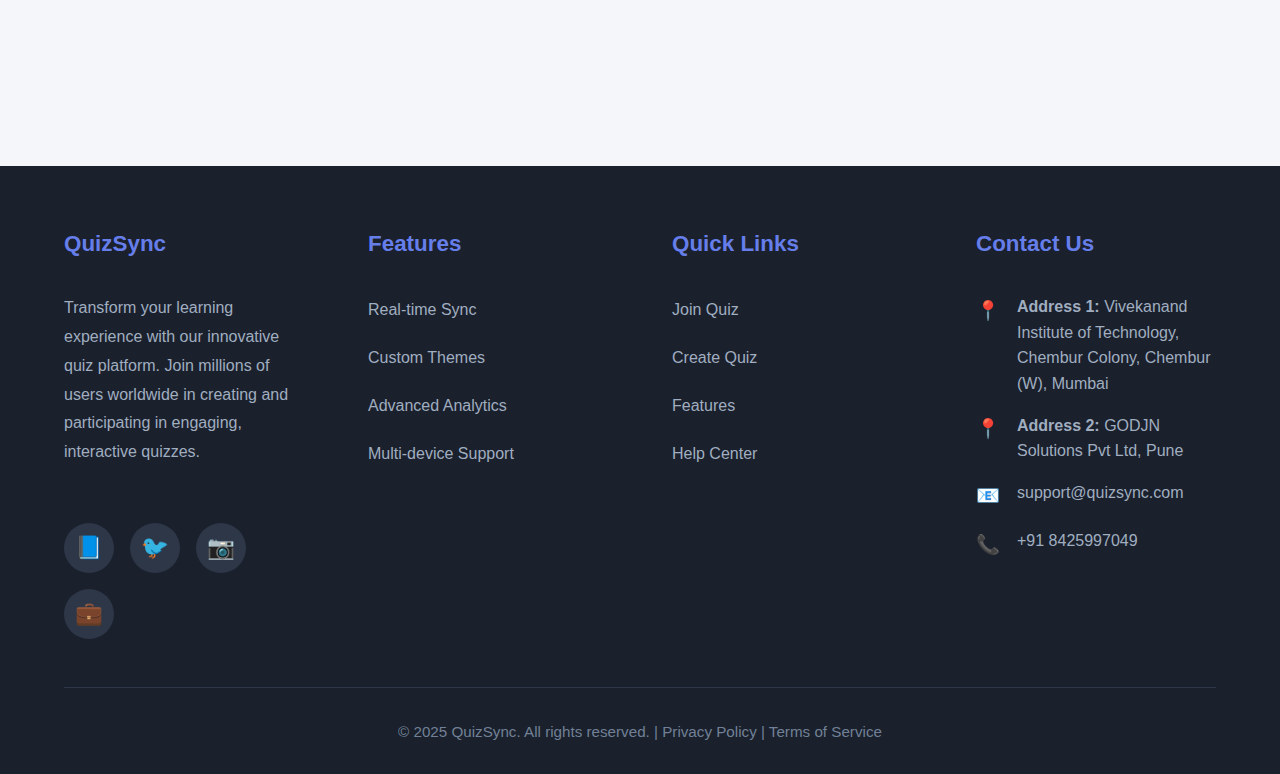
<file: QuizSync-main/home.html>
<!DOCTYPE html>
<html lang="en">
  <head>
    <meta charset="UTF-8" />
    <meta name="viewport" content="width=device-width, initial-scale=1.0" />
    <title>QuizSync - Interactive Quiz Platform</title>
    <link rel="stylesheet" href="styles/home.css" />
  </head>

  <body>
    <div class="main-container">
      <header>
        <nav>
          <div class="logo">
            <img src="logo.jpg" alt="QuizSync Logo" />
            <span class="logo-text hero-title-animated">QuizSync</span>
          </div>
          <div class="nav-links-group">
            <div class="nav-links">
              <a href="#features">Features</a>
              <a href="#" onclick="event.preventDefault(); joinQuiz();">Join Quiz</a>
              <a href="#" onclick="event.preventDefault(); createQuiz();">Create Quiz</a>
              <a href="about.html">About Us</a>
              <div class="auth-buttons">
                <a href="#" class="btn-login" onclick="openModal('login')"
                  >Login</a
                >
                <a href="#" class="btn-signup" onclick="openModal('signup')"
                  >Sign Up</a
                >
              </div>
            </div>
            <div class="profile-greeting-flex" style="display:flex; align-items:center; gap:0;">
              <div class="user-greeting" style="display:flex; align-items:center; font-weight:600; color:#fff; font-size:1.15rem; background:linear-gradient(90deg,#667eea,#fc466b); padding:0.5rem 1.2rem; border-radius:24px 0 0 24px; border:none; box-shadow:0 2px 8px #667eea22;"></div>
              <button class="profile-btn" title="Profile" style="border-radius:0 24px 24px 0; margin-left:0;">
                <img src="profile logo.jpg" alt="Profile" />
              </button>
            </div>
          </div>
        </nav>
      </header>

      <div class="content-wrapper">
        <section class="hero">
          <div class="bubble-bg">
            <div class="bubble bubble1"></div>
            <div class="bubble bubble2"></div>
            <div class="bubble bubble3"></div>
            <div class="bubble bubble4"></div>
            <div class="bubble bubble5"></div>
            <div class="bubble bubble6"></div>
            <div class="bubble bubble7"></div>
            <div class="bubble bubble8"></div>
          </div>

          <div class="floating-elements">
            <div class="floating-quiz">🧠</div>
            <div class="floating-quiz">📝</div>
            <div class="floating-quiz">🎯</div>
          </div>

          <div class="hero-content">
            <div class="hero-title-main">QuizSync</div>
            <div class="hero-motivation animated-motivation">
              Empower Your Curiosity. Ignite Your Potential.
            </div>
            <div class="hero-goal animated-goal">
              Our goal: To make learning fun, interactive, and accessible for
              everyone—anywhere, anytime. Join a vibrant community, challenge
              yourself, and grow with every quiz!
            </div>
            <p class="hero-subtitle">
              The Ultimate Interactive Quiz Platform for Modern Learning
            </p>
            <a href="#features" class="cta-button">Explore Features</a>
          </div>

          <div class="scroll-indicator">
            <div>↓</div>
          </div>
        </section>

        <section class="features section" id="features">
          <div class="section-container">
            <h2>Why Choose QuizSync?</h2>
            <div class="features-grid">
              <div class="feature-card feature-1">
                <div class="feature-box"></div>
                <div class="feature-icon">⚡</div>
                <h3>Real-time Sync</h3>
                <p>
                  Experience seamless real-time synchronization across all
                  devices. Every participant stays perfectly in sync with
                  instant updates and live interactions.
                </p>
              </div>
              <div class="feature-card feature-2">
                <div class="feature-box"></div>
                <div class="feature-icon">🤖</div>
                <h3>Create Using AI</h3>
                <p>
                  Instantly generate engaging quizzes with the power of AI. Just enter a topic, and let our intelligent assistant craft questions, answers, and explanations for you—fast, easy, and smart!
                </p>
              </div>
              <div class="feature-card feature-3">
                <div class="feature-box"></div>
                <div class="feature-icon">📊</div>
                <h3>Advanced Analytics</h3>
                <p>
                  Get detailed insights and performance tracking to help you
                  improve and engage your audience like never before.
                </p>
              </div>
            </div>
          </div>
        </section>

        <section class="quiz-section join-quiz" id="join-quiz">
          <div class="quiz-content">
            <div class="quiz-text">
              <h2>Join a Quiz</h2>
              <p>
                Enter a quiz code and join thousands of participants in
                interactive, real-time quizzes. Test your knowledge, compete
                with others, and experience the thrill of live competition!
              </p>
              <div class="quiz-btn" onclick="joinQuiz()">🚀 <span style="margin-left:0.5em;">Join Quiz</span></div>
            </div>
            <div class="quiz-visual">
              <div class="quiz-circle" onclick="joinQuiz()">🚀</div>
            </div>
          </div>
        </section>

        <section class="quiz-section create-quiz" id="create-quiz">
          <div class="quiz-content">
            <div class="quiz-visual">
              <div class="quiz-circle" onclick="createQuiz()">📝</div>
            </div>
            <div class="quiz-text">
              <h2>Create a Quiz</h2>
              <p>
                Design engaging quizzes with our intuitive quiz builder. Add
                multimedia content, set custom timers, and create memorable
                experiences that captivate your audience.
              </p>
              <div class="quiz-btn" onclick="createQuiz()">📝 <span style="margin-left:0.5em;">Start Creating</span></div>
            </div>
          </div>
        </section>
      </div>

      <!-- Login Modal -->
      <div id="loginModal" class="modal">
        <div class="modal-content">
          <div class="modal-illustration">
            <span>🔐</span>
            <div>Welcome Back!</div>
          </div>
          <div class="modal-form-section">
            <button class="close" onclick="closeModal('loginModal')">
              &times;
            </button>
            <div class="modal-header">
              <h2>Login to QuizSync</h2>
              <p>Access your quizzes and results.</p>
            </div>
            <div class="modal-body">
              <form id="loginForm">
                <div class="form-group">
                  <label for="loginEmail">Email Address</label>
                  <span class="input-icon">📧</span>
                  <input
                    type="email"
                    id="loginEmail"
                    name="email"
                    required
                    placeholder="Enter your email"
                    class="js-input-login-email"
                  />
                </div>
                <div class="form-group">
                  <label for="loginPassword">Password</label>
                  <span class="input-icon">🔒</span>
                  <input
                    type="password"
                    id="loginPassword"
                    name="password"
                    required
                    placeholder="Enter your password"
                    class="js-input-login-password"
                  />
                  <button type="button" class="toggle-password-visibility" style="margin-left:8px;">Show</button>
                </div>
                <button type="submit" class="form-submit js-login-btn">Login</button>
                <div class="form-switch">
                  Don't have an account?
                  <a href="#" onclick="switchModal('loginModal', 'signupModal')"
                    >Sign up here</a
                  >
                </div>
              </form>
            </div>
          </div>
        </div>
      </div>

      <!-- Signup Modal -->
      <div id="signupModal" class="modal">
        <div class="modal-content">
          <div class="modal-form-section">
            <button class="close" onclick="closeModal('signupModal')">
              &times;
            </button>
            <div class="modal-header">
              <h2>Create Your Account</h2>
              <p>Start creating and joining quizzes instantly.</p>
            </div>
            <div class="modal-body">
              <form id="signupForm">
                <div class="form-group">
                  <label for="signupName">Full Name</label>
                  <span class="input-icon">👤</span>
                  <input
                    type="text"
                    id="signupName"
                    name="name"
                    required
                    placeholder="Enter your full name"
                    class="js-input-signup-name"
                  />
                  <div class="form-feedback" id="nameFeedback"></div>
                </div>
                <div class="form-group">
                  <label for="signupEmail">Email Address</label>
                  <span class="input-icon">📧</span>
                  <input
                    type="email"
                    id="signupEmail"
                    name="email"
                    required
                    placeholder="Enter your email address"
                    class="js-input-signup-email"
                  />
                  <div class="form-feedback" id="emailFeedback"></div>
                </div>
                <div class="form-group">
                  <label for="signupPassword">Password</label>
                  <span class="input-icon">🔒</span>
                  <input
                    type="password"
                    id="signupPassword"
                    name="password"
                    required
                    placeholder="Create a strong password"
                    class="js-input-signup-password"
                  />
                  <button type="button" class="toggle-password-visibility" style="margin-left:8px;">Show</button>
                  <div class="password-strength">
                    <div class="progress-bar">
                      <div class="progress-fill" id="passwordStrength"></div>
                    </div>
                    <small
                      >Password strength:
                      <span id="strengthText">Weak</span></small
                    >
                  </div>
                </div>
                <div class="form-group">
                  <label for="signupConfirmPassword">Confirm Password</label>
                  <span class="input-icon">🔒</span>
                  <input
                    type="password"
                    id="signupConfirmPassword"
                    name="confirmPassword"
                    required
                    placeholder="Confirm your password"
                    class="js-input-signup-submit"
                  />
                  <button type="button" class="toggle-password-visibility" style="margin-left:8px;">Show</button>
                  <div class="form-feedback" id="confirmFeedback"></div>
                </div>
                
                <div class="form-group">
                  <label class="checkbox-label">
                    <input type="checkbox" id="termsCheckbox" required />
                    <span class="checkmark"></span>
                    I agree to the
                    <a href="#" style="color: #667eea">Terms of Service</a> and
                    <a href="#" style="color: #667eea">Privacy Policy</a>
                  </label>
                </div>
                <button type="submit" class="form-submit">
                  <span class="btn-text">Create Account</span>
                  <span class="btn-loading" style="display: none"
                    >Creating Account...</span
                  >
                </button>
                <div class="form-switch">
                  Already have an account?
                  <a href="#" onclick="switchModal('signupModal', 'loginModal')"
                    >Login here</a
                  >
                </div>
              </form>
            </div>
          </div>
        </div>
      </div>

      <!-- Join Quiz Modal -->
      <div id="joinQuizModal" class="modal">
        <div class="modal-content">
          <div class="modal-form-section">
            <button class="close" onclick="closeModal('joinQuizModal')">
              &times;
            </button>
            <div class="modal-header">
              <h2>Join a Quiz</h2>
              <p>Enter your quiz code to join the room.</p>
            </div>
            <form
              class="join-quiz-form"
              onsubmit="event.preventDefault(); submitJoinQuiz();"
            >
              <input
                type="text"
                id="quizCodeInput"
                class="join-quiz-input"
                placeholder="Enter Quiz Code"
                maxlength="10"
                autocomplete="off"
              />
              <button type="submit" class="join-quiz-btn">Join Quiz</button>
            </form>
          </div>
        </div>
      </div>

      <!-- Create Quiz Modal has been removed -->

      <!-- Profile Modal -->
      <div id="profileModal" class="modal">
        <div class="modal-content">
          <div class="modal-form-section" style="align-items:center; text-align:center;">
            <button class="close" onclick="closeModal('profileModal')">&times;</button>
            <div style="margin: 1.5rem 0 1rem 0;">
              <img src="profile logo.jpg" alt="Profile" style="width:90px; height:90px; border-radius:50%; box-shadow:0 2px 12px #667eea44; margin-bottom:1rem;" />
              <h2 style="margin:0; font-size:1.5rem; color:#324376;" class="js-profile-name"></h2>
              <p style="margin:0.5rem 0 1.5rem 0; color:#4a5a8a; font-size:1rem;" class="js-profile-email"></p>
              <button style="padding:0.7rem 2rem; border-radius:30px; background:linear-gradient(90deg,#667eea,#fc466b); color:#fff; border:none; font-weight:600; cursor:pointer;" class="js-profile-logout">Logout</button>
            </div>
          </div>
        </div>
      </div>

      <!-- Footer -->
      <footer>
        <div class="footer-content">
          <div class="footer-section">
            <h3>QuizSync</h3>
            <p>
              Transform your learning experience with our innovative quiz
              platform. Join millions of users worldwide in creating and
              participating in engaging, interactive quizzes.
            </p>
            <div class="social-links">
              <a href="#"><span>📘</span></a>
              <a href="#"><span>🐦</span></a>
              <a href="#"><span>📷</span></a>
              <a href="#"><span>💼</span></a>
            </div>
          </div>

          <div class="footer-section">
            <h3>Features</h3>
            <ul>
              <li><a href="#features">Real-time Sync</a></li>
              <li><a href="#features">Custom Themes</a></li>
              <li><a href="#features">Advanced Analytics</a></li>
              <li><a href="#features">Multi-device Support</a></li>
            </ul>
          </div>

          <div class="footer-section">
            <h3>Quick Links</h3>
            <ul>
              <li><a href="#join-quiz">Join Quiz</a></li>
              <li><a href="#create-quiz">Create Quiz</a></li>
              <li><a href="#features">Features</a></li>
              <li><a href="#">Help Center</a></li>
            </ul>
          </div>

          <div class="footer-section">
            <h3>Contact Us</h3>
            <div class="contact-info">
              <span>📍</span>
              <span
                ><strong>Address 1:</strong> Vivekanand Institute of Technology,
                Chembur Colony, Chembur (W), Mumbai</span
              >
            </div>
            <div class="contact-info">
              <span>📍</span>
              <span
                ><strong>Address 2:</strong> GODJN Solutions Pvt Ltd, Pune</span
              >
            </div>
            <div class="contact-info">
              <span>📧</span>
              <span>support@quizsync.com</span>
            </div>
            <div class="contact-info">
              <span>📞</span>
              <span>+91 8425997049</span>
            </div>
          </div>

        </div>
        <div class="footer-bottom">
          <p>
            &copy; 2025 QuizSync. All rights reserved. | Privacy Policy | Terms
            of Service
          </p>
        </div>
      </footer>
    </div>
    <script src="scripts/profile.js"></script>
    <script src="scripts/login.js"></script>
    <script src="scripts/data.js"></script>
    <script src="scripts/home.js"></script>
  </body>
</html>
</file>
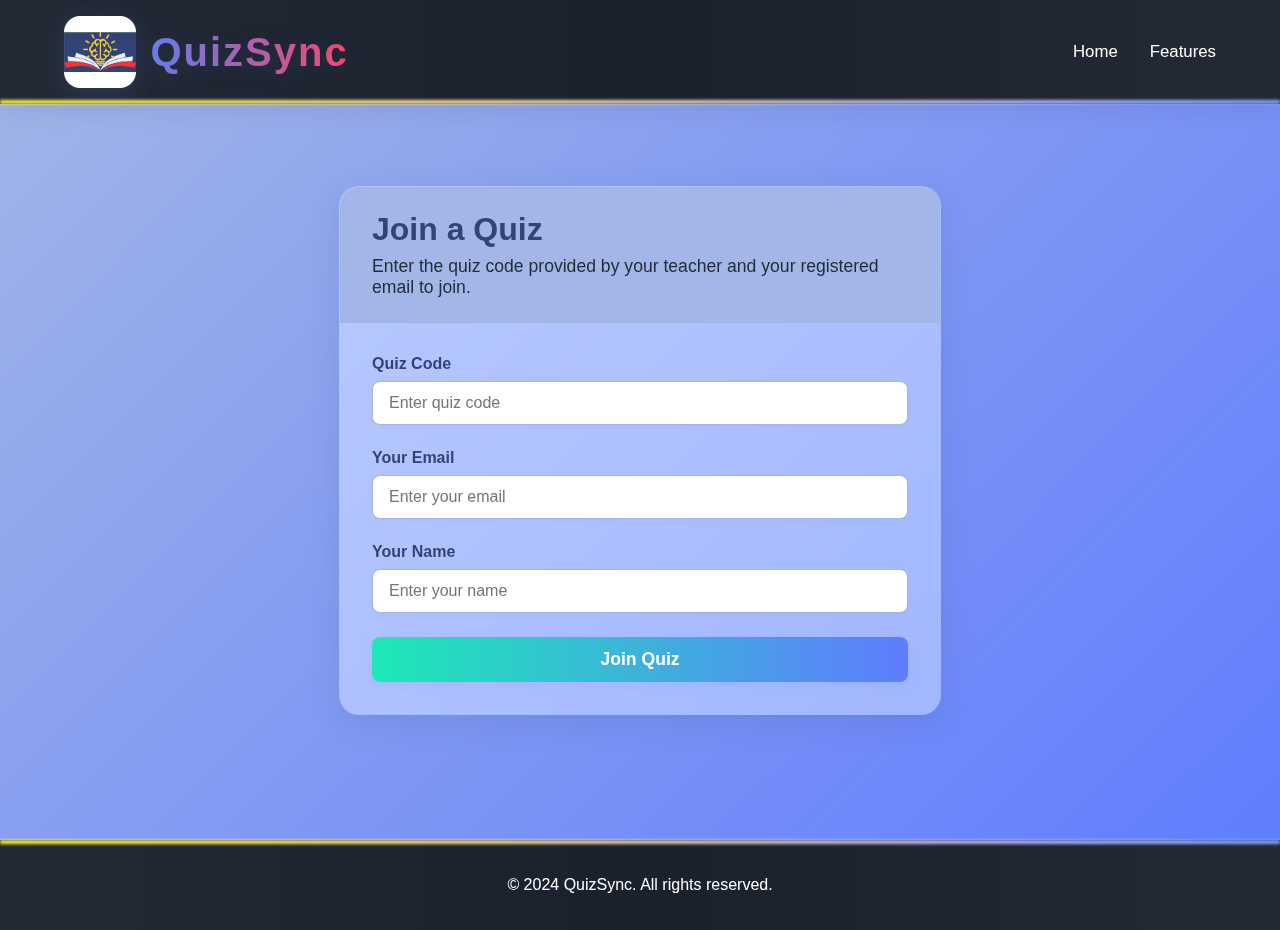
<file: QuizSync-main/student_dashboard/join_quiz.html>
<!DOCTYPE html>
<html lang="en">

<head>
    <meta charset="UTF-8" />
    <meta name="viewport" content="width=device-width, initial-scale=1.0" />
    <title>Join Quiz | QuizSync</title>
    <link rel="stylesheet" href="styles/student_dashboard.css" />
</head>

<body>
    <div class="main-container">
        <header>
            <nav>
                <div class="logo">
                    <img src="../logo.jpg" alt="QuizSync Logo" />
                    <span class="logo-text hero-title-animated">QuizSync</span>
                </div>
                <div class="nav-links-group">
                    <div class="nav-links">
                        <a href="../home.html">Home</a>
                        <a href="../home.html#features">Features</a>
                    </div>
                </div>
            </nav>
        </header>

        <div class="content-wrapper">
            <section class="join-quiz-section">
                <div class="join-card">
                    <div class="join-card-header">
                        <h2>Join a Quiz</h2>
                        <p>Enter the quiz code provided by your teacher and your registered email to join.</p>
                    </div>
                    <div class="join-card-body">
                        <form id="joinQuizForm">
                            <div class="form-group">
                                <label for="quizCode">Quiz Code</label>
                                <input type="text" id="quizCode" name="quizCode" placeholder="Enter quiz code" required>
                            </div>
                            <div class="form-group">
                                <label for="studentEmail">Your Email</label>
                                <input type="email" id="studentEmail" name="studentEmail" placeholder="Enter your email" required>
                            </div>
                            <div class="form-group">
                                <label for="studentName">Your Name</label>
                                <input type="text" id="studentName" name="studentName" placeholder="Enter your name" required>
                            </div>
                            <button type="submit" class="btn btn-join">Join Quiz</button>
                        </form>
                    </div>
                </div>
            </section>
        </div>

        <footer>
            <div class="footer-content">
                <p>&copy; 2024 QuizSync. All rights reserved.</p>
            </div>
        </footer>
    </div>

    <script src="scripts/join_quiz.js"></script>
</body>

</html>
</file>
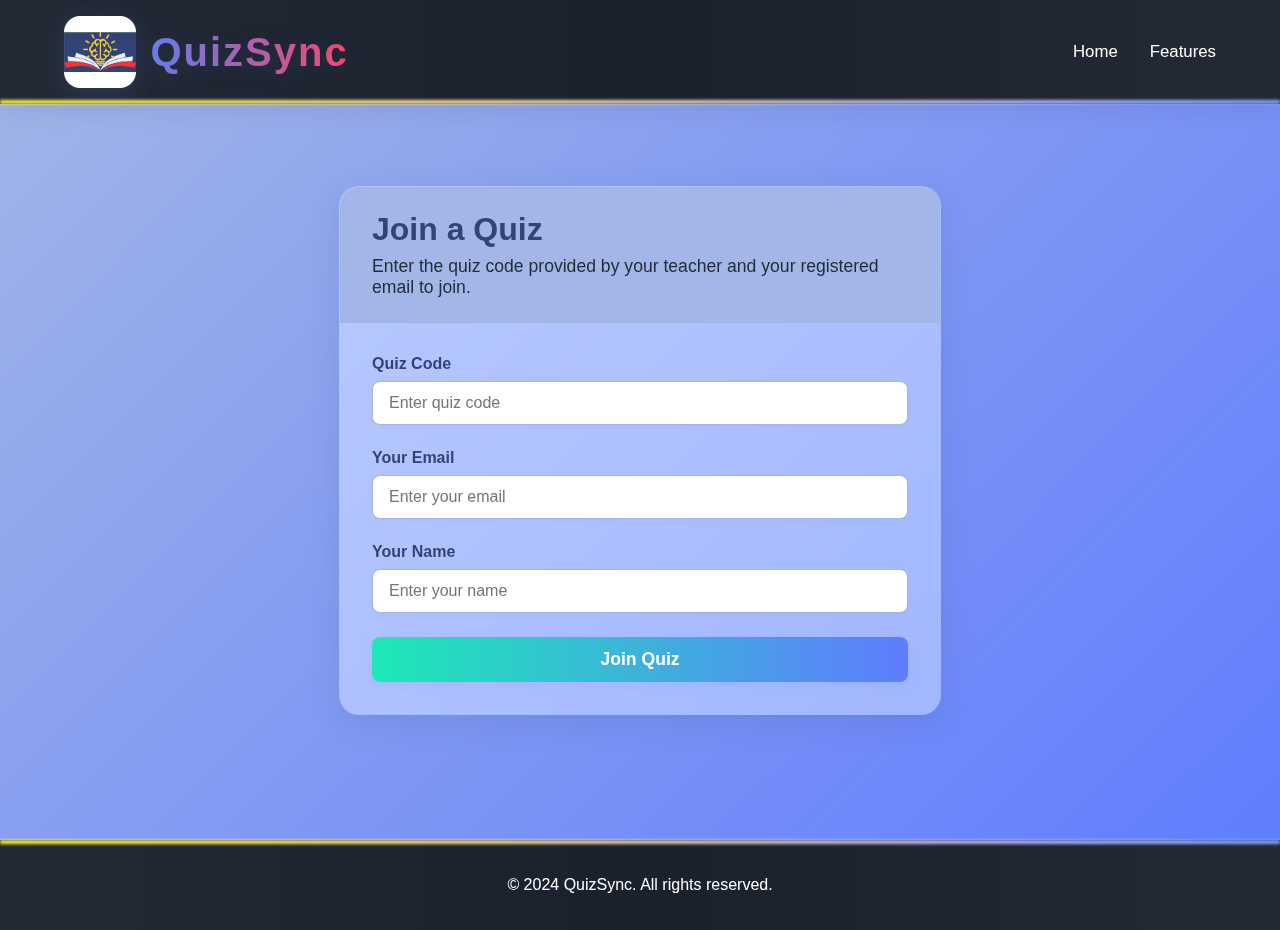
<file: QuizSync-main/student_dashboard/quiz.html>
<!DOCTYPE html>
<html lang="en">

<head>
    <meta charset="UTF-8" />
    <meta name="viewport" content="width=device-width, initial-scale=1.0" />
    <title>Quiz | QuizSync</title>
    <link rel="stylesheet" href="styles/student_dashboard.css" />
</head>

<body>
    <div class="main-container">
        <header>
            <nav>
                <div class="logo">
                    <img src="../logo.jpg" alt="QuizSync Logo" />
                    <span class="logo-text hero-title-animated">QuizSync</span>
                </div>
                <div class="quiz-info-header">
                    <div class="quiz-name" id="quizNameHeader">Quiz Name</div>
                </div>
            </nav>
        </header>

        <div class="content-wrapper">
            <section class="quiz-section">
                <div class="quiz-container">
                    <div class="quiz-header">
                        <div class="timer-container">
                            <div class="timer-label">Time Left:</div>
                            <div class="timer" id="questionTimer">00:00</div>
                        </div>
                        <div class="question-counter">
                            Question <span id="currentQuestionNum">1</span> of <span id="totalQuestions">10</span>
                        </div>
                    </div>
                    
                    <div class="question-container">
                        <div class="question-text" id="questionText">
                            Loading question...
                        </div>
                        
                        <div class="answer-container" id="answerContainer">
                            <!-- For multiple choice questions -->
                            <div class="multiple-choice-container" id="multipleChoiceContainer">
                                <!-- Options will be added here dynamically -->
                            </div>
                            
                            <!-- For text/numeric questions -->
                            <div class="text-answer-container" id="textAnswerContainer" style="display: none;">
                                <input type="text" id="textAnswer" placeholder="Type your answer here" class="text-answer-input">
                            </div>
                        </div>
                    </div>
                    
                    <div class="quiz-navigation">
                        <button id="nextQuestionBtn" class="btn btn-next">Next Question</button>
                        <button id="submitQuizBtn" class="btn btn-submit" style="display: none;">Submit Quiz</button>
                    </div>
                </div>
            </section>
        </div>

        <!-- Question Completed Modal -->
        <div id="questionCompletedModal" class="modal">
            <div class="modal-content">
                <div class="modal-header">
                    <h2>Time's Up!</h2>
                </div>
                <div class="modal-body">
                    <p>Moving to the next question...</p>
                </div>
            </div>
        </div>

        <!-- Quiz Completed Modal -->
        <div id="quizCompletedModal" class="modal">
            <div class="modal-content">
                <div class="modal-header">
                    <h2>Quiz Completed!</h2>
                </div>
                <div class="modal-body">
                    <p>Your responses have been submitted.</p>
                    <p>You will be redirected to the results page shortly.</p>
                </div>
            </div>
        </div>

        <footer>
            <div class="footer-content">
                <p>&copy; 2024 QuizSync. All rights reserved.</p>
            </div>
        </footer>
    </div>

    <script src="scripts/quiz.js"></script>
</body>

</html>
</file>
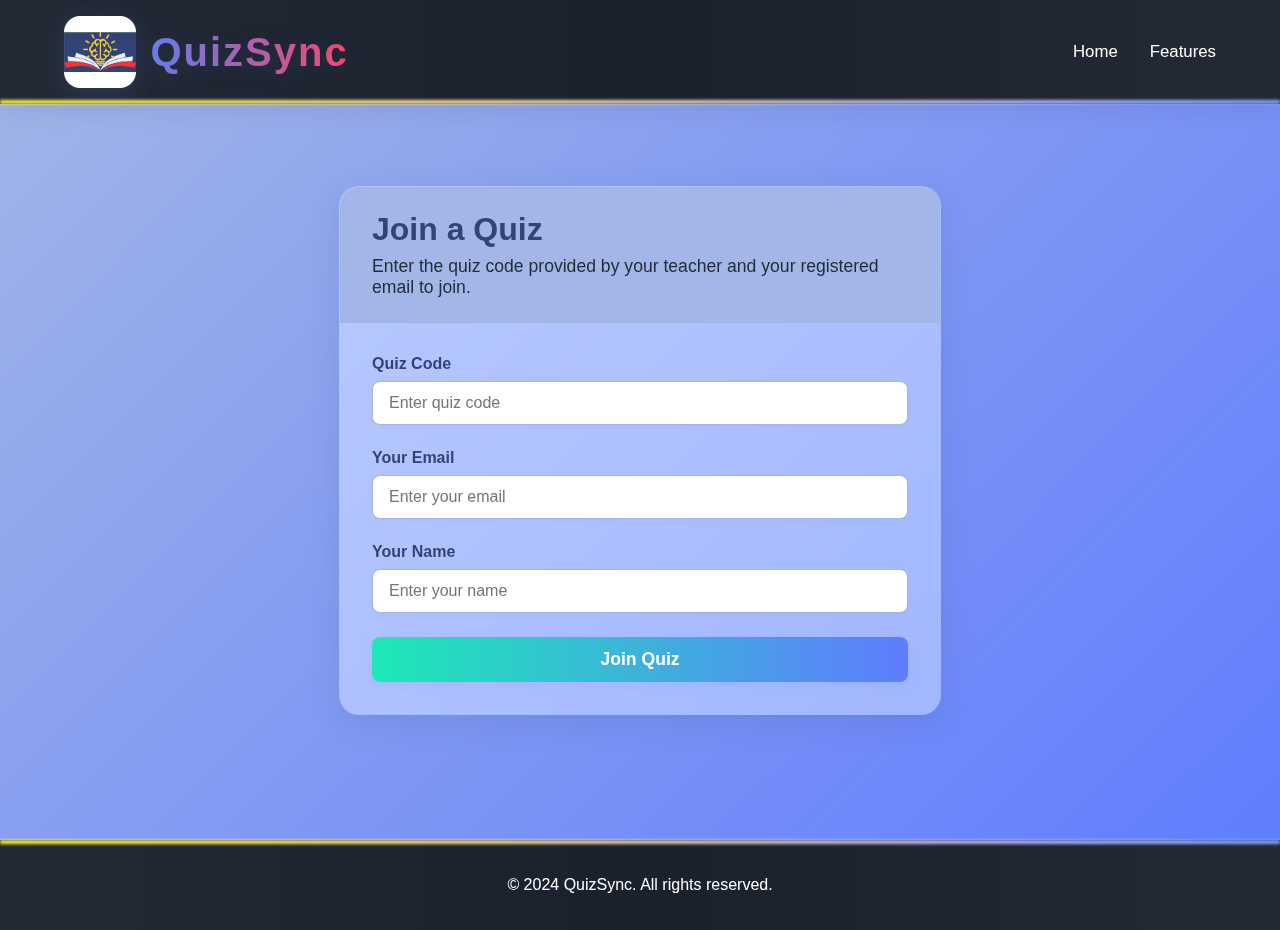
<file: QuizSync-main/student_dashboard/results.html>
<!DOCTYPE html>
<html lang="en">

<head>
    <meta charset="UTF-8" />
    <meta name="viewport" content="width=device-width, initial-scale=1.0" />
    <title>Quiz Results | QuizSync</title>
    <link rel="stylesheet" href="styles/student_dashboard.css" />
    <link rel="stylesheet" href="../styles/home.css" />
</head>

<body>
    <div class="main-container">
        <header>
            <nav>
                <div class="logo">
                    <img src="../logo.jpg" alt="QuizSync Logo" />
                    <span class="logo-text hero-title-animated">QuizSync</span>
                </div>
                <div class="nav-links-group">
                    <div class="nav-links">
                        <a href="../home.html#features">Features</a>
                        <a href="../home.html#" onclick="event.preventDefault();">Join Quiz</a>
                        <a href="../home.html#" onclick="event.preventDefault();">Create Quiz</a>
                        <a href="../about.html">About Us</a>
                        <div class="auth-buttons">
                            <a href="#" class="btn-login" onclick="openModal('login')">Login</a>
                            <a href="#" class="btn-signup" onclick="openModal('signup')">Sign Up</a>
                        </div>
                    </div>
                    <div class="profile-greeting-flex" style="display:none; align-items:center; gap:0;">
                        <div class="user-greeting" style="display:flex; align-items:center; font-weight:600; color:#fff; font-size:1.15rem; background:linear-gradient(90deg,#667eea,#fc466b); padding:0.5rem 1.2rem; border-radius:24px 0 0 24px; border:none; box-shadow:0 2px 8px #667eea22;"></div>
                        <button class="profile-btn" title="Profile" style="border-radius:0 24px 24px 0; margin-left:0;">
                            <img src="../profile logo.jpg" alt="Profile" />
                        </button>
                    </div>
                </div>
            </nav>
        </header>

        <div class="content-wrapper">
            <section class="results-section">
                <div class="results-card">
                    <div class="results-card-header">
                        <h2>Quiz Results</h2>
                        <p>Here's how you performed in the quiz.</p>
                    </div>
                    <div class="results-card-body">
                        <div class="quiz-info">
                            <div class="quiz-info-item">
                                <span class="info-label">Quiz Name:</span>
                                <span class="info-value" id="quizName">Loading...</span>
                            </div>
                            <div class="quiz-info-item">
                                <span class="info-label">Date:</span>
                                <span class="info-value" id="quizDate">Loading...</span>
                            </div>
                        </div>
                        
                        <div class="score-container">
                            <div class="score-circle">
                                <div class="score-value" id="scoreValue">0</div>
                                <div class="score-label">Score</div>
                            </div>
                            <div class="score-details">
                                <div class="score-detail-item">
                                    <span class="detail-label">Total Questions:</span>
                                    <span class="detail-value" id="totalQuestions">0</span>
                                </div>
                                <div class="score-detail-item">
                                    <span class="detail-label">Correct Answers:</span>
                                    <span class="detail-value" id="correctAnswers">0</span>
                                </div>
                                <div class="score-detail-item">
                                    <span class="detail-label">Percentage:</span>
                                    <span class="detail-value" id="scorePercentage">0%</span>
                                </div>
                            </div>
                        </div>
                        
                        <div class="results-actions">
                            <button class="btn btn-home" onclick="window.location.href='../home.html'">Back to Home</button>
                            <button class="btn btn-join" onclick="window.location.href='join_quiz.html'">Join Another Quiz</button>
                        </div>
                    </div>
                </div>
            </section>
        </div>

        <footer>
            <div class="footer-content">
                <p>&copy; 2024 QuizSync. All rights reserved.</p>
            </div>
        </footer>
    </div>

    </div>

    <!-- Login Modal -->
    <div id="loginModal" class="modal">
        <div class="modal-content">
            <div class="modal-illustration">
                <span>🔐</span>
                <div>Welcome Back!</div>
            </div>
            <div class="modal-form-section">
                <button class="close" onclick="closeModal('loginModal')">&times;</button>
                <div class="modal-header">
                    <h2>Login to QuizSync</h2>
                    <p>Access your quizzes and results.</p>
                </div>
                <div class="modal-body">
                    <form id="loginForm">
                        <div class="form-group">
                            <label for="loginEmail">Email Address</label>
                            <span class="input-icon">📧</span>
                            <input type="email" id="loginEmail" name="email" required placeholder="Enter your email" class="js-input-login-email" />
                        </div>
                        <div class="form-group">
                            <label for="loginPassword">Password</label>
                            <span class="input-icon">🔒</span>
                            <input type="password" id="loginPassword" name="password" required placeholder="Enter your password" class="js-input-login-password" />
                            <button type="button" class="toggle-password-visibility" style="margin-left:8px;">Show</button>
                        </div>
                        <button type="submit" class="form-submit js-login-btn">Login</button>
                        <div class="form-switch">
                            Don't have an account?
                            <a href="#" onclick="switchModal('loginModal', 'signupModal')">Sign up here</a>
                        </div>
                    </form>
                </div>
            </div>
        </div>
    </div>

    <!-- Signup Modal -->
    <div id="signupModal" class="modal">
        <div class="modal-content">
            <div class="modal-form-section">
                <button class="close" onclick="closeModal('signupModal')">&times;</button>
                <div class="modal-header">
                    <h2>Create Your Account</h2>
                    <p>Start creating and joining quizzes instantly.</p>
                </div>
                <div class="modal-body">
                    <form id="signupForm">
                        <div class="form-group">
                            <label for="signupName">Full Name</label>
                            <span class="input-icon">👤</span>
                            <input type="text" id="signupName" name="name" required placeholder="Enter your full name" class="js-input-signup-name" />
                            <div class="form-feedback" id="nameFeedback"></div>
                        </div>
                        <div class="form-group">
                            <label for="signupEmail">Email Address</label>
                            <span class="input-icon">📧</span>
                            <input type="email" id="signupEmail" name="email" required placeholder="Enter your email address" class="js-input-signup-email" />
                            <div class="form-feedback" id="emailFeedback"></div>
                        </div>
                        <div class="form-group">
                            <label for="signupPassword">Password</label>
                            <span class="input-icon">🔒</span>
                            <input type="password" id="signupPassword" name="password" required placeholder="Create a strong password" class="js-input-signup-password" />
                            <button type="button" class="toggle-password-visibility" style="margin-left:8px;">Show</button>
                            <div class="password-strength">
                                <div class="progress-bar">
                                    <div class="progress-fill" id="passwordStrength"></div>
                                </div>
                                <small>Password strength: <span id="strengthText">Weak</span></small>
                            </div>
                        </div>
                        <div class="form-group">
                            <label for="signupConfirmPassword">Confirm Password</label>
                            <span class="input-icon">🔒</span>
                            <input type="password" id="signupConfirmPassword" name="confirmPassword" required placeholder="Confirm your password" class="js-input-signup-submit" />
                            <button type="button" class="toggle-password-visibility" style="margin-left:8px;">Show</button>
                            <div class="form-feedback" id="confirmFeedback"></div>
                        </div>
                        <div class="form-group">
                            <label class="checkbox-label">
                                <input type="checkbox" id="termsCheckbox" required />
                                <span class="checkmark"></span>
                                I agree to the <a href="#" style="color: #667eea">Terms of Service</a> and <a href="#" style="color: #667eea">Privacy Policy</a>
                            </label>
                        </div>
                        <button type="submit" class="form-submit">
                            <span class="btn-text">Create Account</span>
                            <span class="btn-loading" style="display: none">Creating Account...</span>
                        </button>
                        <div class="form-switch">
                            Already have an account?
                            <a href="#" onclick="switchModal('signupModal', 'loginModal')">Login here</a>
                        </div>
                    </form>
                </div>
            </div>
        </div>
    </div>

    <!-- Profile Modal -->
    <div id="profileModal" class="modal">
        <div class="modal-content">
            <div class="modal-form-section" style="align-items:center; text-align:center;">
                <button class="close" onclick="closeModal('profileModal')">&times;</button>
                <div style="margin: 1.5rem 0 1rem 0;">
                    <img src="../profile logo.jpg" alt="Profile" style="width:90px; height:90px; border-radius:50%; box-shadow:0 2px 12px #667eea44; margin-bottom:1rem;" />
                    <h2 style="margin:0; font-size:1.5rem; color:#324376;" class="js-profile-name"></h2>
                    <p style="margin:0.5rem 0 1.5rem 0; color:#4a5a8a; font-size:1rem;" class="js-profile-email"></p>
                    <button style="padding:0.7rem 2rem; border-radius:30px; background:linear-gradient(90deg,#667eea,#fc466b); color:#fff; border:none; font-weight:600; cursor:pointer;" class="js-profile-logout">Logout</button>
                </div>
            </div>
        </div>
    </div>

    <script src="../scripts/profile.js"></script>
    <script src="../scripts/login.js"></script>
    <script src="../scripts/data.js"></script>
    <script src="../scripts/home.js"></script>
    <script src="scripts/results.js"></script>
</body>

</html>
</file>
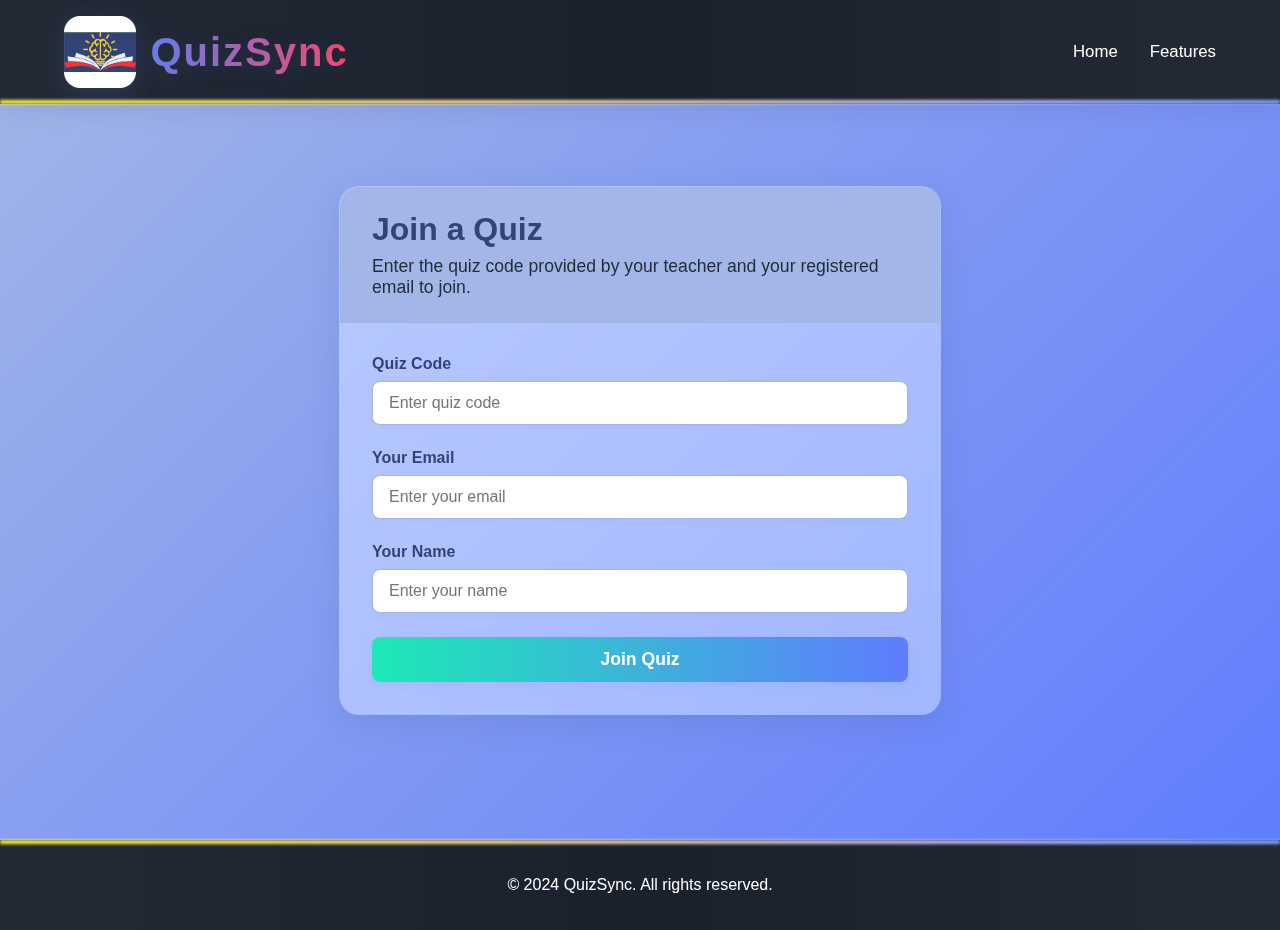
<file: QuizSync-main/student_dashboard/waiting_room.html>
<!DOCTYPE html>
<html lang="en">

<head>
    <meta charset="UTF-8" />
    <meta name="viewport" content="width=device-width, initial-scale=1.0" />
    <title>Waiting Room | QuizSync</title>
    <link rel="stylesheet" href="styles/student_dashboard.css" />
    <link rel="stylesheet" href="../styles/home.css" />
</head>

<body>
    <div class="main-container">
        <header>
            <nav>
                <div class="logo">
                    <img src="../logo.jpg" alt="QuizSync Logo" />
                    <span class="logo-text hero-title-animated">QuizSync</span>
                </div>
                <div class="nav-links-group">
                    <div class="nav-links">
                        <a href="../home.html#features">Features</a>
                        <a href="../home.html#" onclick="event.preventDefault();">Join Quiz</a>
                        <a href="../home.html#" onclick="event.preventDefault();">Create Quiz</a>
                        <a href="../about.html">About Us</a>
                        <div class="auth-buttons">
                            <a href="#" class="btn-login" onclick="openModal('login')">Login</a>
                            <a href="#" class="btn-signup" onclick="openModal('signup')">Sign Up</a>
                        </div>
                    </div>
                    <div class="profile-greeting-flex" style="display:none; align-items:center; gap:0;">
                        <div class="user-greeting" style="display:flex; align-items:center; font-weight:600; color:#fff; font-size:1.15rem; background:linear-gradient(90deg,#667eea,#fc466b); padding:0.5rem 1.2rem; border-radius:24px 0 0 24px; border:none; box-shadow:0 2px 8px #667eea22;"></div>
                        <button class="profile-btn" title="Profile" style="border-radius:0 24px 24px 0; margin-left:0;">
                            <img src="../profile logo.jpg" alt="Profile" />
                        </button>
                    </div>
                </div>
            </nav>
        </header>

        <div class="content-wrapper">
            <section class="waiting-room-section">
                <div class="waiting-card">
                    <div class="waiting-card-header">
                        <h2>Waiting Room</h2>
                        <p>Please wait for the teacher to start the quiz.</p>
                    </div>
                    <div class="waiting-card-body">
                        <div class="quiz-info">
                            <div class="quiz-info-item">
                                <span class="info-label">Quiz Name:</span>
                                <span class="info-value" id="quizName">Loading...</span>
                            </div>
                            <div class="quiz-info-item">
                                <span class="info-label">Quiz Code:</span>
                                <span class="info-value" id="quizCode">Loading...</span>
                            </div>
                            <div class="quiz-info-item">
                                <span class="info-label">Teacher:</span>
                                <span class="info-value" id="teacherName">Loading...</span>
                            </div>
                        </div>
                        
                        <div class="waiting-animation">
                            <div class="spinner"></div>
                            <p>Waiting for quiz to start...</p>
                        </div>
                        
                        <div class="participants-section">
                            <h3>Participants</h3>
                            <div class="participants-list" id="participantsList">
                                <!-- Participants will be added here dynamically -->
                            </div>
                        </div>
                    </div>
                </div>
            </section>
        </div>

        <footer>
            <div class="footer-content">
                <p>&copy; 2024 QuizSync. All rights reserved.</p>
            </div>
        </footer>
    </div>

    </div>

    <!-- Login Modal -->
    <div id="loginModal" class="modal">
        <div class="modal-content">
            <div class="modal-illustration">
                <span>🔐</span>
                <div>Welcome Back!</div>
            </div>
            <div class="modal-form-section">
                <button class="close" onclick="closeModal('loginModal')">&times;</button>
                <div class="modal-header">
                    <h2>Login to QuizSync</h2>
                    <p>Access your quizzes and results.</p>
                </div>
                <div class="modal-body">
                    <form id="loginForm">
                        <div class="form-group">
                            <label for="loginEmail">Email Address</label>
                            <span class="input-icon">📧</span>
                            <input type="email" id="loginEmail" name="email" required placeholder="Enter your email" class="js-input-login-email" />
                        </div>
                        <div class="form-group">
                            <label for="loginPassword">Password</label>
                            <span class="input-icon">🔒</span>
                            <input type="password" id="loginPassword" name="password" required placeholder="Enter your password" class="js-input-login-password" />
                            <button type="button" class="toggle-password-visibility" style="margin-left:8px;">Show</button>
                        </div>
                        <button type="submit" class="form-submit js-login-btn">Login</button>
                        <div class="form-switch">
                            Don't have an account?
                            <a href="#" onclick="switchModal('loginModal', 'signupModal')">Sign up here</a>
                        </div>
                    </form>
                </div>
            </div>
        </div>
    </div>

    <!-- Signup Modal -->
    <div id="signupModal" class="modal">
        <div class="modal-content">
            <div class="modal-form-section">
                <button class="close" onclick="closeModal('signupModal')">&times;</button>
                <div class="modal-header">
                    <h2>Create Your Account</h2>
                    <p>Start creating and joining quizzes instantly.</p>
                </div>
                <div class="modal-body">
                    <form id="signupForm">
                        <div class="form-group">
                            <label for="signupName">Full Name</label>
                            <span class="input-icon">👤</span>
                            <input type="text" id="signupName" name="name" required placeholder="Enter your full name" class="js-input-signup-name" />
                            <div class="form-feedback" id="nameFeedback"></div>
                        </div>
                        <div class="form-group">
                            <label for="signupEmail">Email Address</label>
                            <span class="input-icon">📧</span>
                            <input type="email" id="signupEmail" name="email" required placeholder="Enter your email address" class="js-input-signup-email" />
                            <div class="form-feedback" id="emailFeedback"></div>
                        </div>
                        <div class="form-group">
                            <label for="signupPassword">Password</label>
                            <span class="input-icon">🔒</span>
                            <input type="password" id="signupPassword" name="password" required placeholder="Create a strong password" class="js-input-signup-password" />
                            <button type="button" class="toggle-password-visibility" style="margin-left:8px;">Show</button>
                            <div class="password-strength">
                                <div class="progress-bar">
                                    <div class="progress-fill" id="passwordStrength"></div>
                                </div>
                                <small>Password strength: <span id="strengthText">Weak</span></small>
                            </div>
                        </div>
                        <div class="form-group">
                            <label for="signupConfirmPassword">Confirm Password</label>
                            <span class="input-icon">🔒</span>
                            <input type="password" id="signupConfirmPassword" name="confirmPassword" required placeholder="Confirm your password" class="js-input-signup-submit" />
                            <button type="button" class="toggle-password-visibility" style="margin-left:8px;">Show</button>
                            <div class="form-feedback" id="confirmFeedback"></div>
                        </div>
                        <div class="form-group">
                            <label class="checkbox-label">
                                <input type="checkbox" id="termsCheckbox" required />
                                <span class="checkmark"></span>
                                I agree to the <a href="#" style="color: #667eea">Terms of Service</a> and <a href="#" style="color: #667eea">Privacy Policy</a>
                            </label>
                        </div>
                        <button type="submit" class="form-submit">
                            <span class="btn-text">Create Account</span>
                            <span class="btn-loading" style="display: none">Creating Account...</span>
                        </button>
                        <div class="form-switch">
                            Already have an account?
                            <a href="#" onclick="switchModal('signupModal', 'loginModal')">Login here</a>
                        </div>
                    </form>
                </div>
            </div>
        </div>
    </div>

    <!-- Profile Modal -->
    <div id="profileModal" class="modal">
        <div class="modal-content">
            <div class="modal-form-section" style="align-items:center; text-align:center;">
                <button class="close" onclick="closeModal('profileModal')">&times;</button>
                <div style="margin: 1.5rem 0 1rem 0;">
                    <img src="../profile logo.jpg" alt="Profile" style="width:90px; height:90px; border-radius:50%; box-shadow:0 2px 12px #667eea44; margin-bottom:1rem;" />
                    <h2 style="margin:0; font-size:1.5rem; color:#324376;" class="js-profile-name"></h2>
                    <p style="margin:0.5rem 0 1.5rem 0; color:#4a5a8a; font-size:1rem;" class="js-profile-email"></p>
                    <button style="padding:0.7rem 2rem; border-radius:30px; background:linear-gradient(90deg,#667eea,#fc466b); color:#fff; border:none; font-weight:600; cursor:pointer;" class="js-profile-logout">Logout</button>
                </div>
            </div>
        </div>
    </div>

    <script src="../scripts/profile.js"></script>
    <script src="../scripts/login.js"></script>
    <script src="../scripts/data.js"></script>
    <script src="../scripts/home.js"></script>
    <script src="scripts/waiting_room.js"></script>
</body>

</html>
</file>
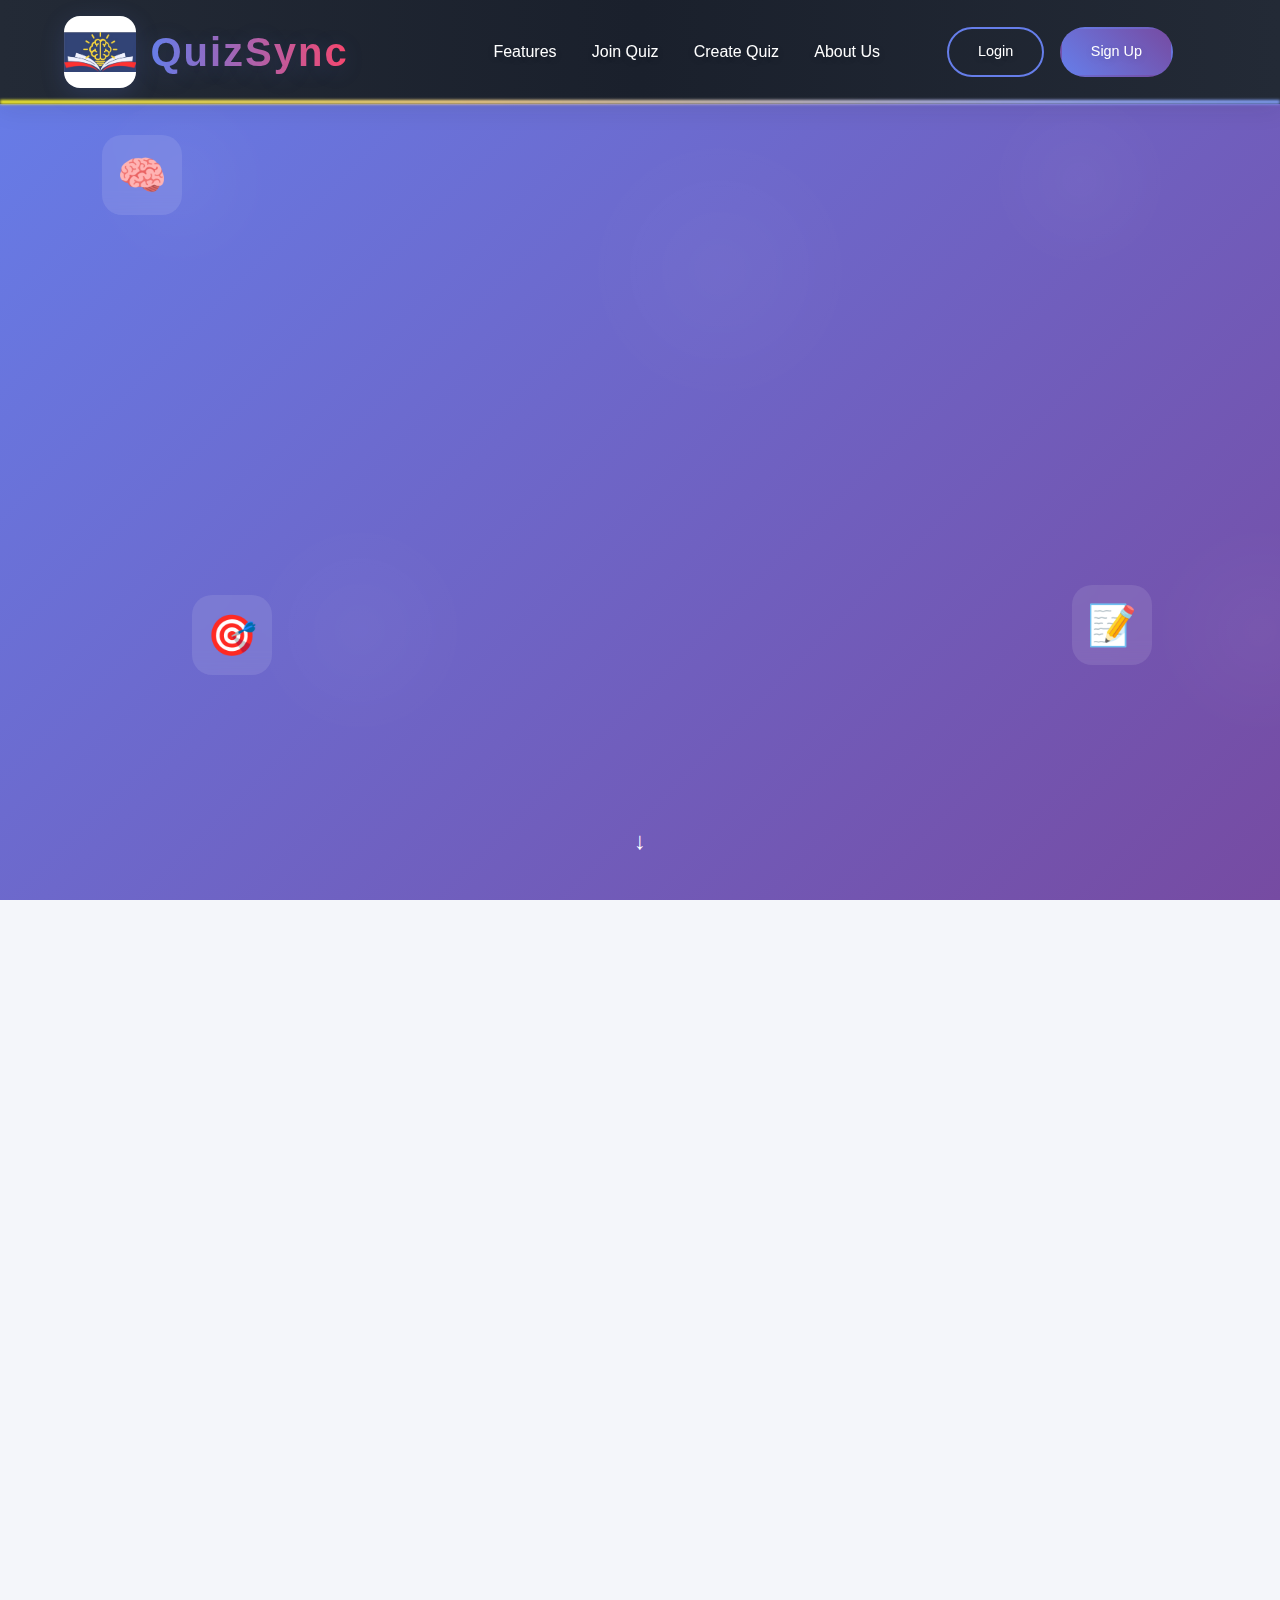
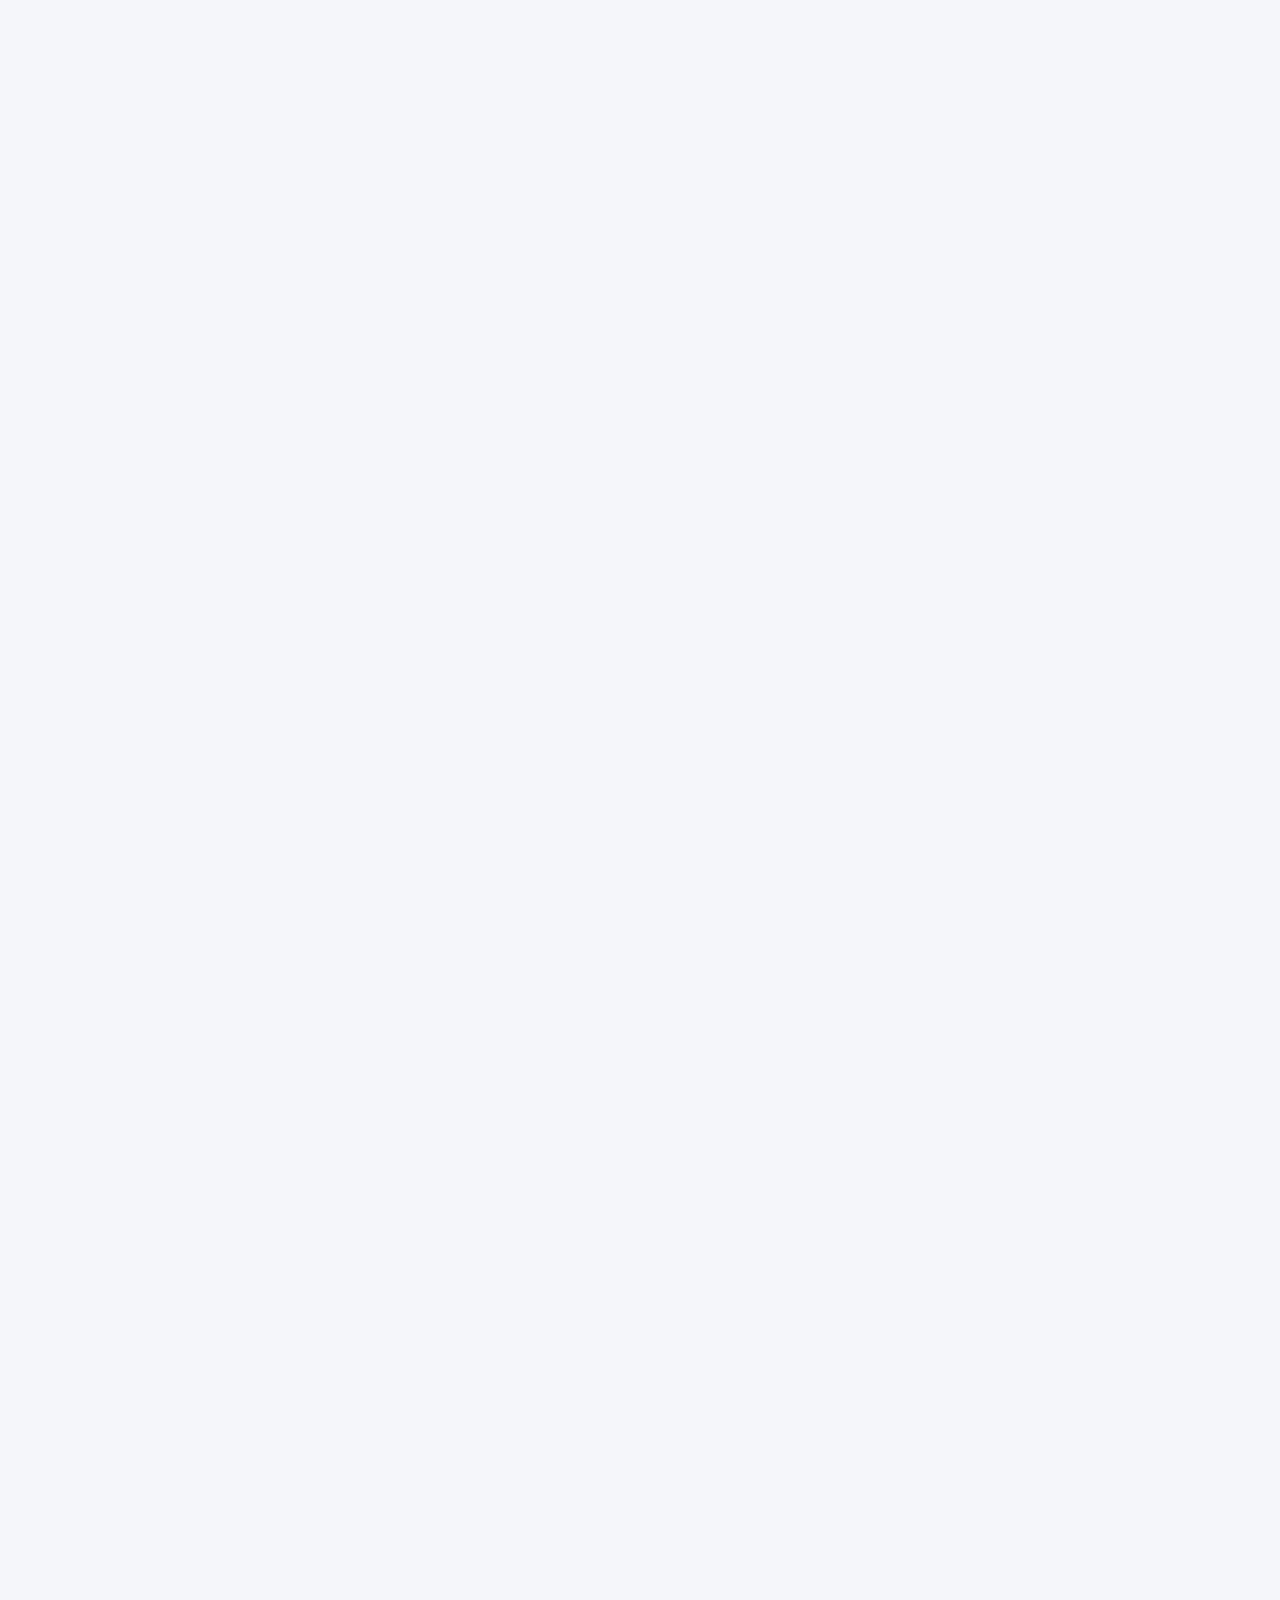
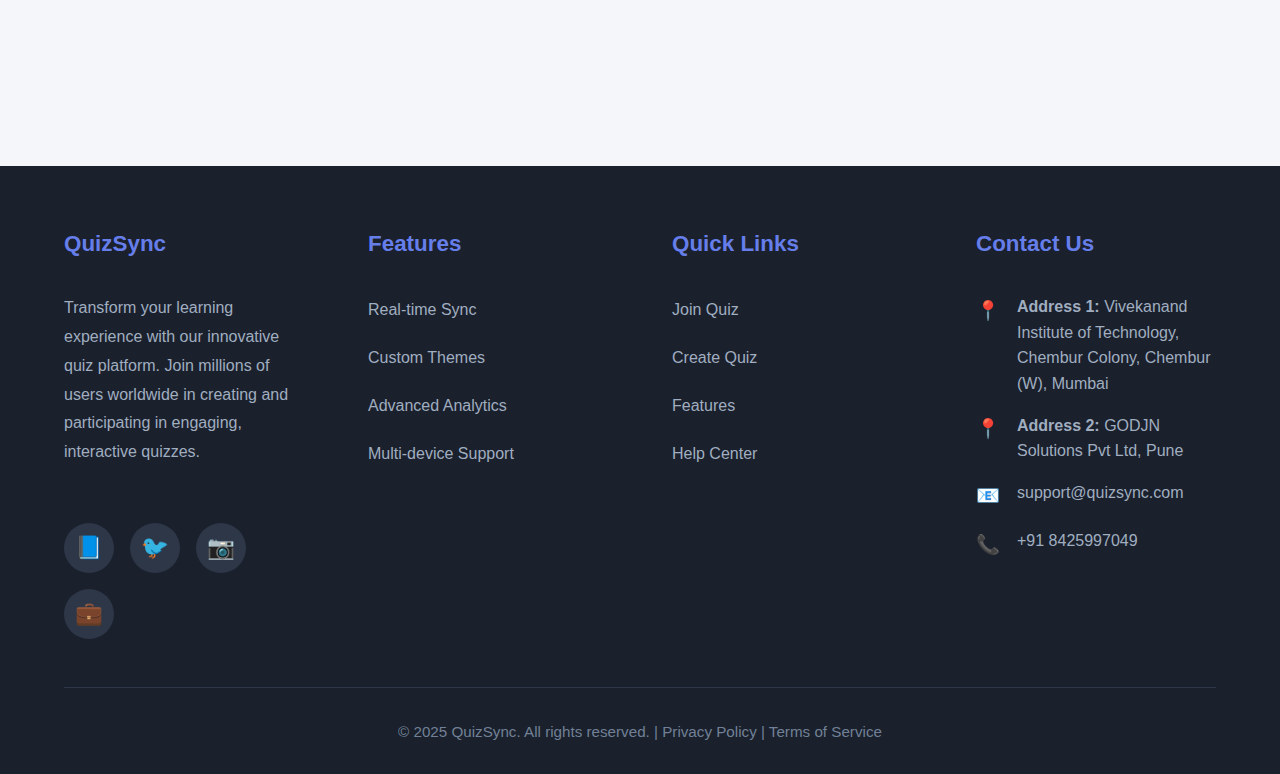
<file: QuizSync-main/teacher dashboard/ai-quiz-generator.html>
<!DOCTYPE html>
<html lang="en">
<head>
    <meta charset="UTF-8">
    <meta name="viewport" content="width=device-width, initial-scale=1.0">
    <title>AI Quiz Generator | QuizSync</title>
    <link rel="stylesheet" href="styles/dashboard.css">
    <link rel="stylesheet" href="../styles/home.css">
    <style>
        .ai-form-container {
            max-width: 600px;
            margin: 2rem auto;
            padding: 2rem;
            background: white;
            border-radius: 12px;
            box-shadow: 0 4px 20px rgba(0, 0, 0, 0.1);
        }

        .ai-form-header {
            text-align: center;
            margin-bottom: 2rem;
        }

        .ai-form-header h1 {
            color: #333;
            margin-bottom: 0.5rem;
            font-size: 2rem;
        }

        .ai-form-header p {
            color: #666;
            font-size: 1.1rem;
        }

        .ai-form {
            display: flex;
            flex-direction: column;
            gap: 1.5rem;
        }

        .form-group {
            display: flex;
            flex-direction: column;
            gap: 0.5rem;
        }

        .form-group label {
            font-weight: 600;
            color: #333;
            font-size: 1rem;
        }

        .form-group input, .form-group select {
            padding: 0.75rem;
            border: 2px solid #e1e5e9;
            border-radius: 8px;
            font-size: 1rem;
            transition: border-color 0.3s ease;
        }

        .form-group input:focus, .form-group select:focus {
            outline: none;
            border-color: #667eea;
        }

        .generate-btn {
            background: linear-gradient(90deg, #667eea, #fc466b);
            color: white;
            border: none;
            padding: 1rem 2rem;
            border-radius: 8px;
            font-size: 1.1rem;
            font-weight: 600;
            cursor: pointer;
            transition: transform 0.2s ease, box-shadow 0.2s ease;
            margin-top: 1rem;
        }

        .generate-btn:hover {
            transform: translateY(-2px);
            box-shadow: 0 4px 15px rgba(102, 126, 234, 0.4);
        }

        .generate-btn:disabled {
            opacity: 0.6;
            cursor: not-allowed;
            transform: none;
        }

        .back-btn {
            background: #f8f9fa;
            color: #333;
            border: 2px solid #e1e5e9;
            padding: 0.75rem 1.5rem;
            border-radius: 8px;
            font-size: 1rem;
            font-weight: 600;
            cursor: pointer;
            transition: all 0.3s ease;
            text-decoration: none;
            display: inline-block;
            margin-bottom: 1rem;
        }

        .back-btn:hover {
            background: #e9ecef;
            border-color: #adb5bd;
        }

        .loading {
            display: none;
            text-align: center;
            margin-top: 1rem;
        }

        .loading-spinner {
            border: 3px solid #f3f3f3;
            border-top: 3px solid #667eea;
            border-radius: 50%;
            width: 30px;
            height: 30px;
            animation: spin 1s linear infinite;
            margin: 0 auto 1rem;
        }

        @keyframes spin {
            0% { transform: rotate(0deg); }
            100% { transform: rotate(360deg); }
        }

        .error-message {
            color: #dc3545;
            background: #f8d7da;
            border: 1px solid #f5c6cb;
            padding: 0.75rem;
            border-radius: 8px;
            margin-top: 1rem;
            display: none;
        }
    </style>
</head>
<body>
    <div class="main-container">
        <header>
            <nav>
                <div class="logo">
                    <img src="../logo.jpg" alt="QuizSync Logo" />
                    <span class="logo-text hero-title-animated">QuizSync</span>
                </div>
                <div class="nav-links-group">
                    <div class="nav-links">
                        <a href="../home.html#features">Features</a>
                        <a href="#" onclick="event.preventDefault(); joinQuiz();">Join Quiz</a>
                        <a href="#" onclick="event.preventDefault(); createQuiz();">Create Quiz</a>
                        <a href="../about.html">About Us</a>
                    </div>
                    <div class="profile-greeting-flex" style="display:flex; align-items:center; gap:0;">
                        <div class="user-greeting" style="display:flex; align-items:center; font-weight:600; color:#fff; font-size:1.15rem; background:linear-gradient(90deg,#667eea,#fc466b); padding:0.5rem 1.2rem; border-radius:24px 0 0 24px; border:none; box-shadow:0 2px 8px #667eea22;"></div>
                        <button class="profile-btn" title="Profile" style="border-radius:0 24px 24px 0; margin-left:0;">
                            <img src="../profile logo.jpg" alt="Profile" />
                        </button>
                    </div>
                </div>
            </nav>
        </header>

        <div class="content-wrapper">
            <div class="ai-form-container">
                <a href="index.html" class="back-btn">← Back to Dashboard</a>
                
                <div class="ai-form-header">
                    <h1>🤖 AI Quiz Generator</h1>
                    <p>Let our AI create engaging questions for your quiz</p>
                </div>

                <form id="ai-quiz-form" class="ai-form">
                    <div class="form-group">
                        <label for="course-name">Course Name *</label>
                        <input type="text" id="course-name" name="course-name" placeholder="e.g., Computer Science, Mathematics, Physics" required>
                    </div>

                    <div class="form-group">
                        <label for="subject-name">Subject Name *</label>
                        <input type="text" id="subject-name" name="subject-name" placeholder="e.g., Programming, Algebra, Mechanics" required>
                    </div>

                    <div class="form-group">
                        <label for="chapter-name">Chapter Name *</label>
                        <input type="text" id="chapter-name" name="chapter-name" placeholder="e.g., Variables and Data Types, Linear Equations, Newton's Laws" required>
                    </div>

                    <div class="form-group">
                        <label for="question-count">Number of Questions *</label>
                        <select id="question-count" name="question-count" required>
                            <option value="">Select number of questions</option>
                            <option value="5">5 Questions</option>
                            <option value="10">10 Questions</option>
                            <option value="15">15 Questions</option>
                            <option value="20">20 Questions</option>
                            <option value="25">25 Questions</option>
                            <option value="30">30 Questions</option>
                        </select>
                    </div>

                    <button type="submit" class="generate-btn" id="generate-btn">
                        <span class="btn-text">Generate Quiz</span>
                        <span class="btn-loading" style="display: none;">Generating...</span>
                    </button>
                </form>

                <div class="loading" id="loading">
                    <div class="loading-spinner"></div>
                    <p>AI is generating your quiz questions...</p>
                </div>

                <div class="error-message" id="error-message"></div>
            </div>
        </div>

        <!-- Footer -->
        <footer>
            <div class="footer-content">
                <div class="footer-section">
                    <h3>QuizSync</h3>
                    <p>
                        Transform your learning experience with our innovative quiz
                        platform. Join millions of users worldwide in creating and
                        participating in engaging, interactive quizzes.
                    </p>
                    <div class="social-links">
                        <a href="#"><span>📘</span></a>
                        <a href="#"><span>🐦</span></a>
                        <a href="#"><span>📷</span></a>
                        <a href="#"><span>💼</span></a>
                    </div>
                </div>

                <div class="footer-section">
                    <h3>Features</h3>
                    <ul>
                        <li><a href="../home.html#features">Real-time Sync</a></li>
                        <li><a href="../home.html#features">Custom Themes</a></li>
                        <li><a href="../home.html#features">Advanced Analytics</a></li>
                        <li><a href="../home.html#features">Multi-device Support</a></li>
                    </ul>
                </div>

                <div class="footer-section">
                    <h3>Quick Links</h3>
                    <ul>
                        <li><a href="../home.html#join-quiz">Join Quiz</a></li>
                        <li><a href="../home.html#create-quiz">Create Quiz</a></li>
                        <li><a href="../home.html#features">Features</a></li>
                        <li><a href="#">Help Center</a></li>
                    </ul>
                </div>

                <div class="footer-section">
                    <h3>Contact Us</h3>
                    <div class="contact-info">
                        <span>📍</span>
                        <span
                            ><strong>Address 1:</strong> Vivekanand Institute of Technology,
                            Chembur Colony, Chembur (W), Mumbai</span
                        >
                    </div>
                    <div class="contact-info">
                        <span>📍</span>
                        <span
                            ><strong>Address 2:</strong> GODJN Solutions Pvt Ltd, Pune</span
                        >
                    </div>
                    <div class="contact-info">
                        <span>📧</span>
                        <span>support@quizsync.com</span>
                    </div>
                    <div class="contact-info">
                        <span>📞</span>
                        <span>+91 8425997049</span>
                    </div>
                </div>

            </div>
            <div class="footer-bottom">
                <p>
                    &copy; 2025 QuizSync. All rights reserved. | Privacy Policy | Terms
                    of Service
                </p>
            </div>
        </footer>
    </div>

    <script src="../scripts/profile.js"></script>
    <script src="../scripts/login.js"></script>
    <script src="../scripts/data.js"></script>
    <script src="../scripts/home.js"></script>
    <script src="scripts/ai-quiz-generator.js"></script>
    <script>
        // Update user greeting on page load
        document.addEventListener('DOMContentLoaded', function() {
            const loggedInUser = localStorage.getItem('loggedInUser');
            const userGreeting = document.querySelector('.user-greeting');
            const profileGreetingFlex = document.querySelector('.profile-greeting-flex');
            
            if (loggedInUser && userGreeting && profileGreetingFlex) {
                const user = JSON.parse(loggedInUser);
                userGreeting.textContent = `Hi, ${user.name}`;
                profileGreetingFlex.style.display = 'flex';
            }
        });
    </script>
</body>
</html>
</file>
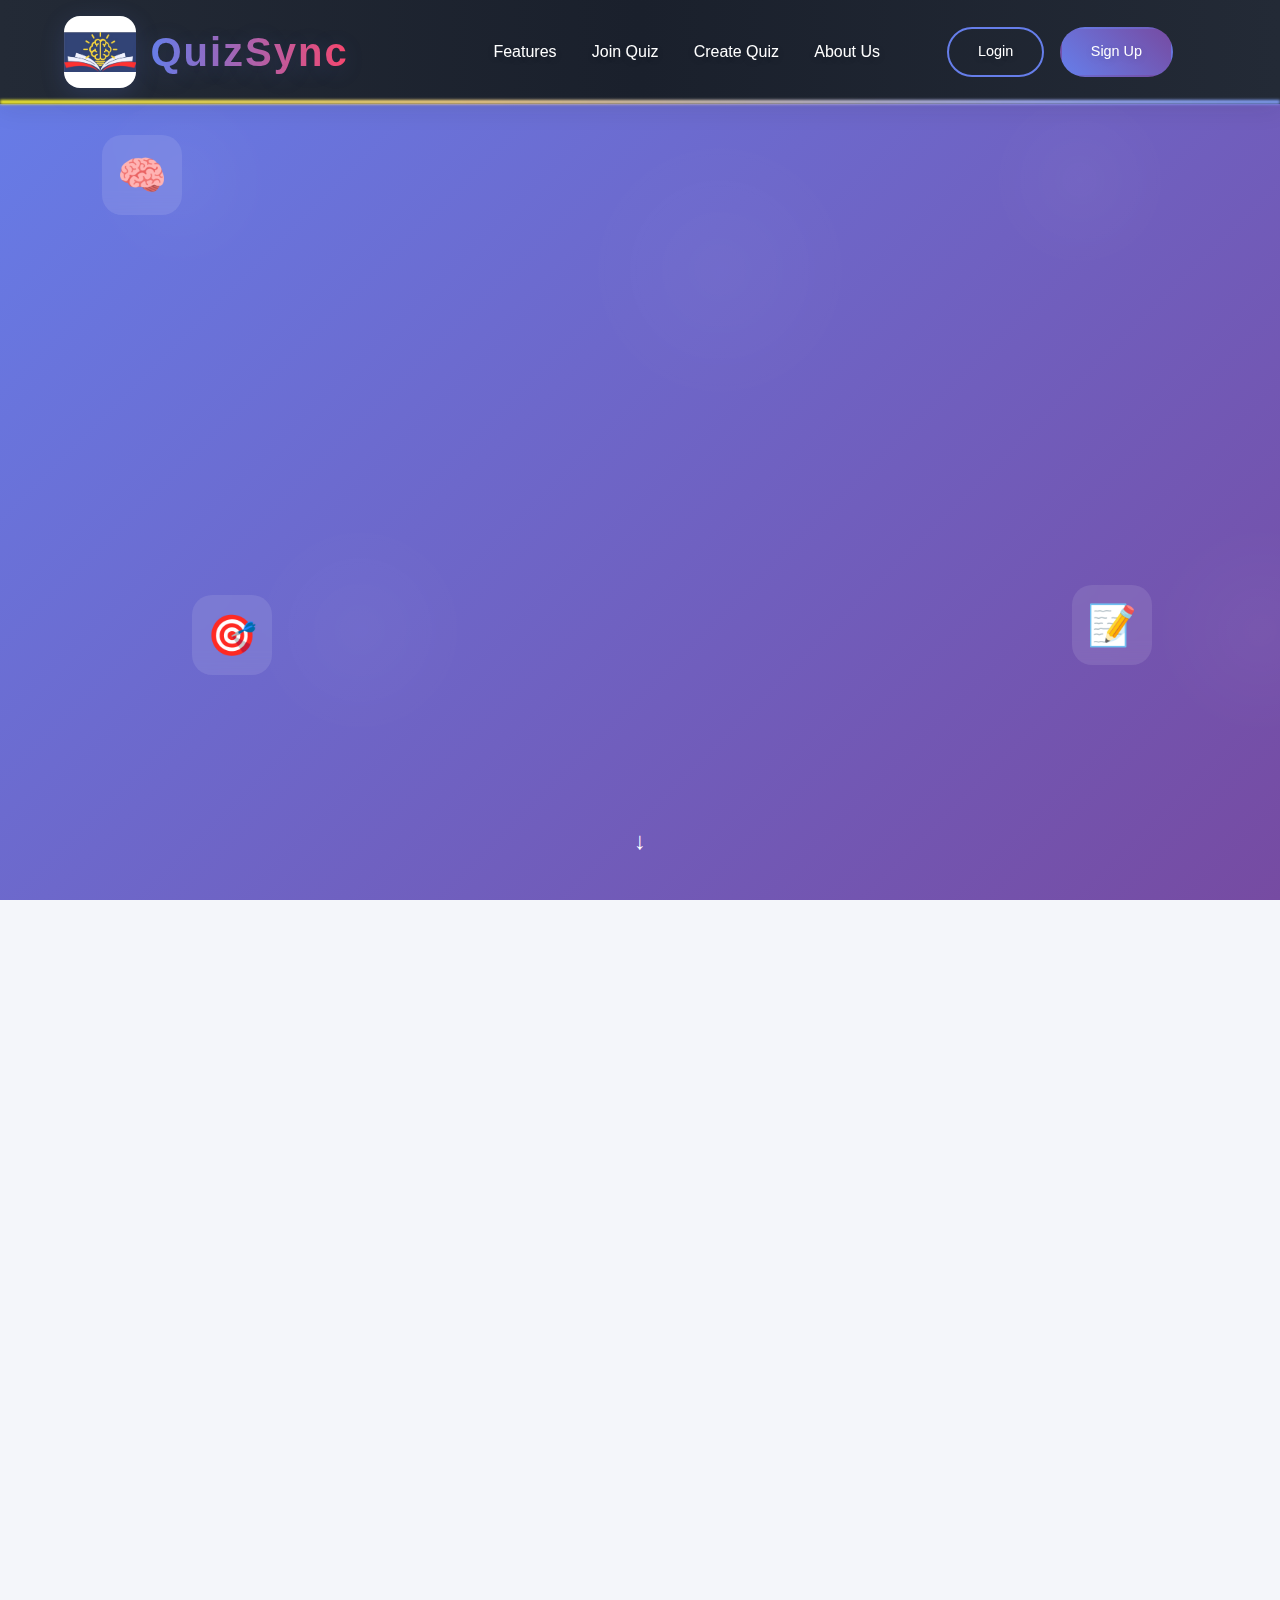
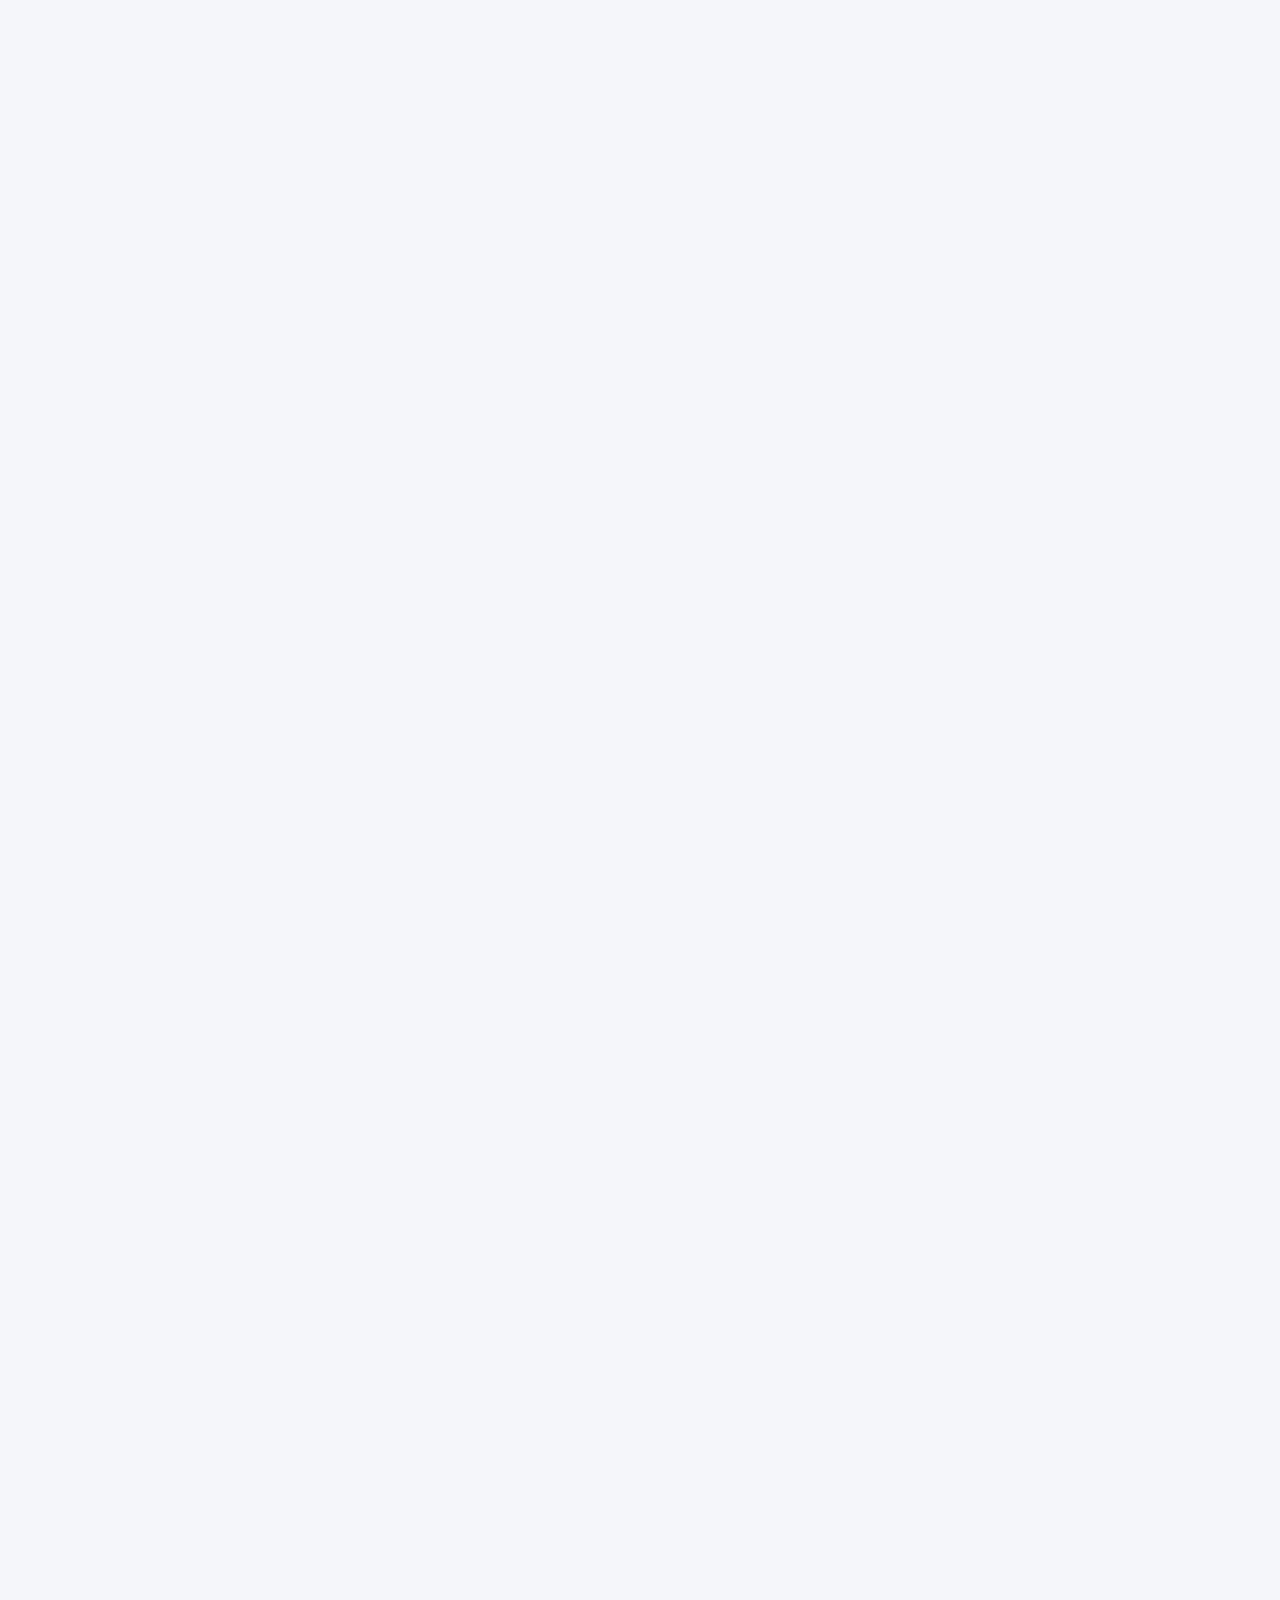
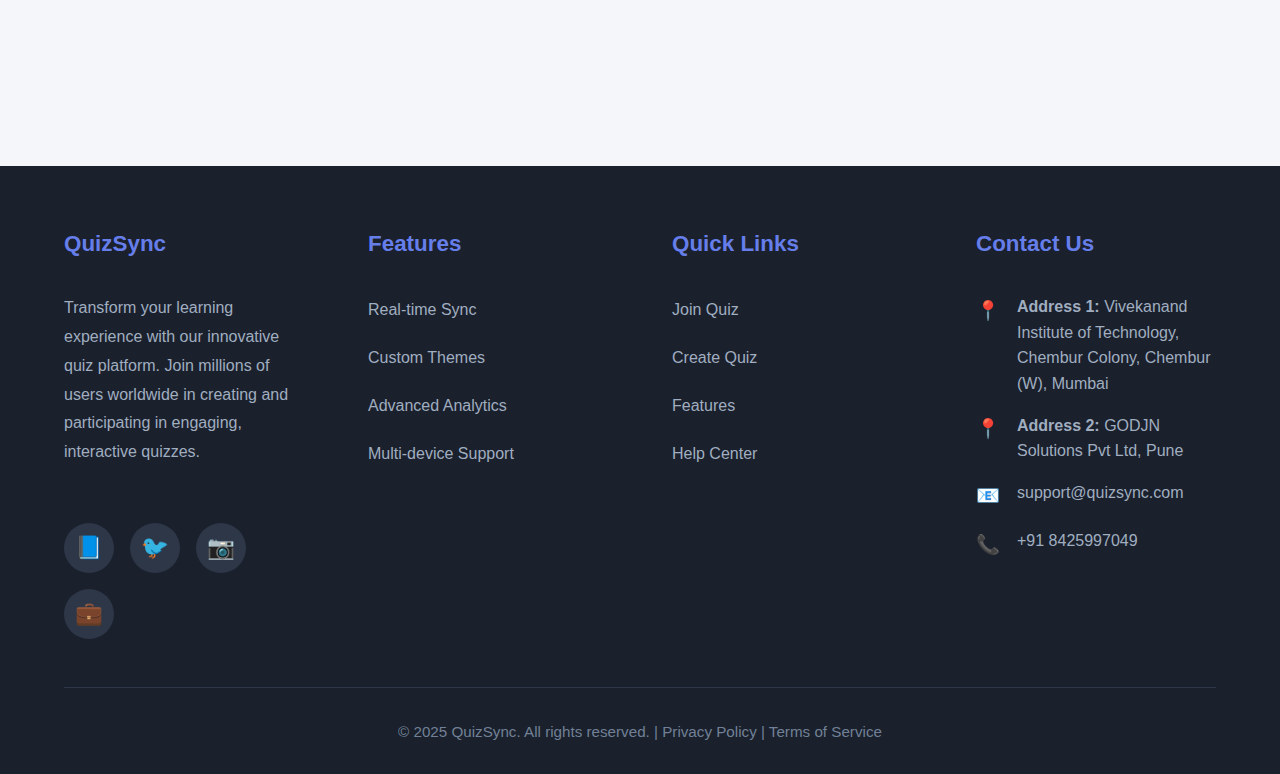
<file: QuizSync-main/teacher dashboard/generated-quiz.html>
<!DOCTYPE html>
<html lang="en">
<head>
    <meta charset="UTF-8">
    <meta name="viewport" content="width=device-width, initial-scale=1.0">
    <title>Generated Quiz | QuizSync</title>
    <link rel="stylesheet" href="styles/dashboard.css">
    <link rel="stylesheet" href="../styles/home.css">
    <style>
        html, body {
            overflow-x: hidden;
            max-width: 100%;
            box-sizing: border-box;
        }
        
        .quiz-container {
            max-width: 900px;
            width: 100%;
            margin: 2rem auto;
            padding: 2rem;
            background: white;
            border-radius: 12px;
            box-shadow: 0 4px 20px rgba(0, 0, 0, 0.1);
            overflow-x: hidden;
            box-sizing: border-box;
            position: relative;
        }

        .content-wrapper {
            width: 100%;
            max-width: 100%;
            overflow-x: hidden;
            box-sizing: border-box;
        }

        .main-container {
            width: 100%;
            max-width: 100%;
            overflow-x: hidden;
            box-sizing: border-box;
        }

        .quiz-header {
            text-align: center;
            margin-bottom: 2rem;
            padding-bottom: 1rem;
            border-bottom: 2px solid #f0f0f0;
        }

        .quiz-header h1 {
            color: #333;
            margin-bottom: 0.5rem;
            font-size: 2rem;
        }

        .quiz-info {
            display: flex;
            justify-content: space-between;
            align-items: center;
            margin-bottom: 1rem;
            padding: 1rem;
            background: #f8f9fa;
            border-radius: 8px;
            flex-wrap: wrap;
            gap: 1rem;
        }

        .quiz-info-item {
            text-align: center;
        }

        .quiz-info-label {
            font-size: 0.9rem;
            color: #666;
            margin-bottom: 0.25rem;
        }

        .quiz-info-value {
            font-weight: 600;
            color: #333;
        }

        .secure-code {
            background: linear-gradient(90deg, #667eea, #fc466b);
            color: white;
            padding: 0.5rem 1rem;
            border-radius: 6px;
            font-weight: 600;
            font-size: 1.1rem;
        }

        .questions-container {
            margin-top: 2rem;
            width: 100%;
            max-width: 100%;
            overflow-x: auto;
            display: flex;
            gap: 1.5rem;
            padding-bottom: 1rem;
            scroll-behavior: smooth;
            position: relative;
        }

        /* Custom scrollbar styling */
        .questions-container::-webkit-scrollbar {
            height: 8px;
        }

        .questions-container::-webkit-scrollbar-track {
            background: #f1f1f1;
            border-radius: 4px;
        }

        .questions-container::-webkit-scrollbar-thumb {
            background: linear-gradient(90deg, #667eea, #fc466b);
            border-radius: 4px;
        }

        .questions-container::-webkit-scrollbar-thumb:hover {
            background: linear-gradient(90deg, #5a6fd8, #e6395c);
        }

        .question-card {
            background: #f8f9fa;
            border: 2px solid #e9ecef;
            border-radius: 12px;
            padding: 1.5rem;
            transition: border-color 0.3s ease;
            word-wrap: break-word;
            overflow-wrap: break-word;
            min-width: 350px;
            max-width: 400px;
            width: 350px;
            box-sizing: border-box;
            overflow: hidden;
            flex-shrink: 0;
        }

        .question-card:hover {
            border-color: #667eea;
        }

        .question-header {
            display: flex;
            justify-content: space-between;
            align-items: center;
            margin-bottom: 1rem;
            width: 100%;
            max-width: 100%;
            flex-wrap: wrap;
            gap: 0.5rem;
        }

        .question-number {
            background: linear-gradient(90deg, #667eea, #fc466b);
            color: white;
            padding: 0.5rem 1rem;
            border-radius: 20px;
            font-weight: 600;
            font-size: 0.9rem;
        }

        .question-type {
            background: #e9ecef;
            color: #495057;
            padding: 0.25rem 0.75rem;
            border-radius: 12px;
            font-size: 0.8rem;
            font-weight: 600;
            text-transform: uppercase;
        }

        .question-text {
            font-size: 1rem;
            font-weight: 600;
            color: #333;
            margin-bottom: 1rem;
            line-height: 1.4;
            word-wrap: break-word;
            overflow-wrap: break-word;
            max-width: 100%;
            width: 100%;
            box-sizing: border-box;
            white-space: normal;
            overflow: hidden;
            min-height: 60px;
        }

        .options-container {
            margin-bottom: 1rem;
            width: 100%;
            max-width: 100%;
            overflow: hidden;
        }

        .option {
            background: white;
            border: 2px solid #e9ecef;
            border-radius: 8px;
            padding: 0.6rem 0.8rem;
            margin-bottom: 0.4rem;
            cursor: pointer;
            transition: all 0.3s ease;
            display: flex;
            align-items: flex-start;
            word-wrap: break-word;
            overflow-wrap: break-word;
            width: 100%;
            max-width: 100%;
            box-sizing: border-box;
            overflow: hidden;
        }

        .option:hover {
            border-color: #667eea;
            background: #f8f9ff;
        }

        .option.correct {
            border-color: #28a745;
            background: #d4edda;
        }

        .option.incorrect {
            border-color: #dc3545;
            background: #f8d7da;
        }

        .option-label {
            background: #667eea;
            color: white;
            width: 24px;
            height: 24px;
            border-radius: 50%;
            display: flex;
            align-items: center;
            justify-content: center;
            font-weight: 600;
            font-size: 0.8rem;
            margin-right: 0.75rem;
        }

        .option-text {
            flex: 1;
            word-wrap: break-word;
            overflow-wrap: break-word;
            max-width: calc(100% - 40px);
            width: 100%;
            box-sizing: border-box;
            white-space: normal;
            overflow: hidden;
            font-size: 0.9rem;
            line-height: 1.3;
        }

        .explanation {
            background: #e7f3ff;
            border-left: 4px solid #007bff;
            padding: 0.8rem;
            border-radius: 0 8px 8px 0;
            margin-top: 1rem;
            word-wrap: break-word;
            overflow-wrap: break-word;
            width: 100%;
            max-width: 100%;
            box-sizing: border-box;
            overflow: hidden;
            font-size: 0.85rem;
        }

        .explanation-title {
            font-weight: 600;
            color: #007bff;
            margin-bottom: 0.5rem;
        }

        .explanation-text {
            color: #333;
            line-height: 1.5;
        }

        .action-buttons {
            display: flex;
            gap: 1rem;
            margin-top: 2rem;
            justify-content: center;
        }

        .btn {
            padding: 0.75rem 1.5rem;
            border-radius: 8px;
            font-weight: 600;
            text-decoration: none;
            display: inline-block;
            transition: all 0.3s ease;
            border: none;
            cursor: pointer;
            font-size: 1rem;
        }

        .btn-primary {
            background: linear-gradient(90deg, #667eea, #fc466b);
            color: white;
        }

        .btn-primary:hover {
            transform: translateY(-2px);
            box-shadow: 0 4px 15px rgba(102, 126, 234, 0.4);
        }

        .btn-secondary {
            background: #f8f9fa;
            color: #333;
            border: 2px solid #e1e5e9;
        }

        .btn-secondary:hover {
            background: #e9ecef;
            border-color: #adb5bd;
        }

        .back-btn {
            background: #f8f9fa;
            color: #333;
            border: 2px solid #e1e5e9;
            padding: 0.75rem 1.5rem;
            border-radius: 8px;
            font-size: 1rem;
            font-weight: 600;
            cursor: pointer;
            transition: all 0.3s ease;
            text-decoration: none;
            display: inline-block;
            margin-bottom: 1rem;
        }

        .back-btn:hover {
            background: #e9ecef;
            border-color: #adb5bd;
        }

        .no-quiz-message {
            text-align: center;
            padding: 3rem;
            color: #666;
        }

        .no-quiz-message h2 {
            margin-bottom: 1rem;
            color: #333;
        }

        .questions-navigation {
            display: flex;
            justify-content: center;
            align-items: center;
            gap: 1rem;
            margin-top: 1rem;
        }

        .nav-btn {
            background: linear-gradient(90deg, #667eea, #fc466b);
            color: white;
            border: none;
            padding: 0.5rem 1rem;
            border-radius: 20px;
            cursor: pointer;
            font-weight: 600;
            transition: all 0.3s ease;
            display: flex;
            align-items: center;
            gap: 0.5rem;
        }

        .nav-btn:hover {
            transform: translateY(-2px);
            box-shadow: 0 4px 15px rgba(102, 126, 234, 0.4);
        }

        .nav-btn:disabled {
            opacity: 0.5;
            cursor: not-allowed;
            transform: none;
        }

        .questions-counter {
            background: #f8f9fa;
            padding: 0.5rem 1rem;
            border-radius: 20px;
            font-weight: 600;
            color: #333;
            border: 2px solid #e9ecef;
        }

        /* Responsive Design */
        @media (max-width: 768px) {
            .quiz-container {
                margin: 1rem;
                padding: 1rem;
                max-width: none;
            }

            .quiz-info {
                flex-direction: column;
                align-items: stretch;
                text-align: center;
            }

            .quiz-info-item {
                margin-bottom: 0.5rem;
            }

            .question-card {
                min-width: 280px;
                width: 280px;
                padding: 1rem;
            }

            .question-text {
                font-size: 0.9rem;
                min-height: 50px;
            }

            .option {
                padding: 0.5rem 0.6rem;
                margin-bottom: 0.3rem;
            }

            .option-text {
                font-size: 0.8rem;
            }

            .explanation {
                font-size: 0.8rem;
                padding: 0.6rem;
            }

            .question-header {
                flex-direction: column;
                align-items: flex-start;
                gap: 0.5rem;
            }

            .action-buttons {
                flex-direction: column;
                gap: 0.75rem;
            }

            .btn {
                width: 100%;
                text-align: center;
            }

            .questions-navigation {
                flex-direction: column;
                gap: 0.5rem;
            }
        }

        @media (max-width: 480px) {
            .quiz-container {
                margin: 0.5rem;
                padding: 0.75rem;
            }

            .question-card {
                padding: 1rem;
            }

            .question-text {
                font-size: 1rem;
            }

            .option {
                padding: 0.5rem 0.75rem;
            }
        }
    </style>
</head>
<body>
    <div class="main-container">
        <header>
            <nav>
                <div class="logo">
                    <img src="../logo.jpg" alt="QuizSync Logo" />
                    <span class="logo-text hero-title-animated">QuizSync</span>
                </div>
                <div class="nav-links-group">
                    <div class="nav-links">
                        <a href="../home.html#features">Features</a>
                        <a href="#" onclick="event.preventDefault(); joinQuiz();">Join Quiz</a>
                        <a href="#" onclick="event.preventDefault(); createQuiz();">Create Quiz</a>
                        <a href="../about.html">About Us</a>
                    </div>
                    <div class="profile-greeting-flex" style="display:flex; align-items:center; gap:0;">
                        <div class="user-greeting" style="display:flex; align-items:center; font-weight:600; color:#fff; font-size:1.15rem; background:linear-gradient(90deg,#667eea,#fc466b); padding:0.5rem 1.2rem; border-radius:24px 0 0 24px; border:none; box-shadow:0 2px 8px #667eea22;"></div>
                        <button class="profile-btn" title="Profile" style="border-radius:0 24px 24px 0; margin-left:0;">
                            <img src="../profile logo.jpg" alt="Profile" />
                        </button>
                    </div>
                </div>
            </nav>
        </header>

        <div class="content-wrapper">
            <div class="quiz-container">
                <a href="ai-quiz-generator.html" class="back-btn">← Back to AI Generator</a>
                
                <div id="quiz-content">
                    <!-- Quiz content will be loaded here -->
                </div>

                <div id="no-quiz" class="no-quiz-message" style="display: none;">
                    <h2>No Quiz Found</h2>
                    <p>No generated quiz was found. Please go back and generate a new quiz.</p>
                    <a href="ai-quiz-generator.html" class="btn btn-primary">Generate New Quiz</a>
                </div>
            </div>
        </div>

        <!-- Footer -->
        <footer>
            <div class="footer-content">
                <div class="footer-section">
                    <h3>QuizSync</h3>
                    <p>
                        Transform your learning experience with our innovative quiz
                        platform. Join millions of users worldwide in creating and
                        participating in engaging, interactive quizzes.
                    </p>
                    <div class="social-links">
                        <a href="#"><span>📘</span></a>
                        <a href="#"><span>🐦</span></a>
                        <a href="#"><span>📷</span></a>
                        <a href="#"><span>💼</span></a>
                    </div>
                </div>

                <div class="footer-section">
                    <h3>Features</h3>
                    <ul>
                        <li><a href="../home.html#features">Real-time Sync</a></li>
                        <li><a href="../home.html#features">Custom Themes</a></li>
                        <li><a href="../home.html#features">Advanced Analytics</a></li>
                        <li><a href="../home.html#features">Multi-device Support</a></li>
                    </ul>
                </div>

                <div class="footer-section">
                    <h3>Quick Links</h3>
                    <ul>
                        <li><a href="../home.html#join-quiz">Join Quiz</a></li>
                        <li><a href="../home.html#create-quiz">Create Quiz</a></li>
                        <li><a href="../home.html#features">Features</a></li>
                        <li><a href="#">Help Center</a></li>
                    </ul>
                </div>

                <div class="footer-section">
                    <h3>Contact Us</h3>
                    <div class="contact-info">
                        <span>📍</span>
                        <span><strong>Address 1:</strong> Vivekanand Institute of Technology,<br>Chembur Colony, Chembur (W), Mumbai</span>
                    </div>
                    <div class="contact-info">
                        <span>📍</span>
                        <span><strong>Address 2:</strong> GODJN Solutions Pvt Ltd, Pune</span>
                    </div>
                    <div class="contact-info">
                        <span>📧</span>
                        <span>support@quizsync.com</span>
                    </div>
                    <div class="contact-info">
                        <span>📞</span>
                        <span>+91 8425997049</span>
                    </div>
                </div>

            </div>
            <div class="footer-bottom">
                <p>
                    &copy; 2025 QuizSync. All rights reserved. | Privacy Policy | Terms
                    of Service
                </p>
            </div>
        </footer>
    </div>

    <script src="../scripts/profile.js"></script>
    <script src="../scripts/login.js"></script>
    <script src="../scripts/data.js"></script>
    <script src="../scripts/home.js"></script>
    <script src="scripts/generated-quiz.js"></script>
    <script>
        // Update user greeting on page load
        document.addEventListener('DOMContentLoaded', function() {
            const loggedInUser = localStorage.getItem('loggedInUser');
            const userGreeting = document.querySelector('.user-greeting');
            const profileGreetingFlex = document.querySelector('.profile-greeting-flex');
            
            if (loggedInUser && userGreeting && profileGreetingFlex) {
                const user = JSON.parse(loggedInUser);
                userGreeting.textContent = `Hi, ${user.name}`;
                profileGreetingFlex.style.display = 'flex';
            }
        });
    </script>
</body>
</html>
</file>
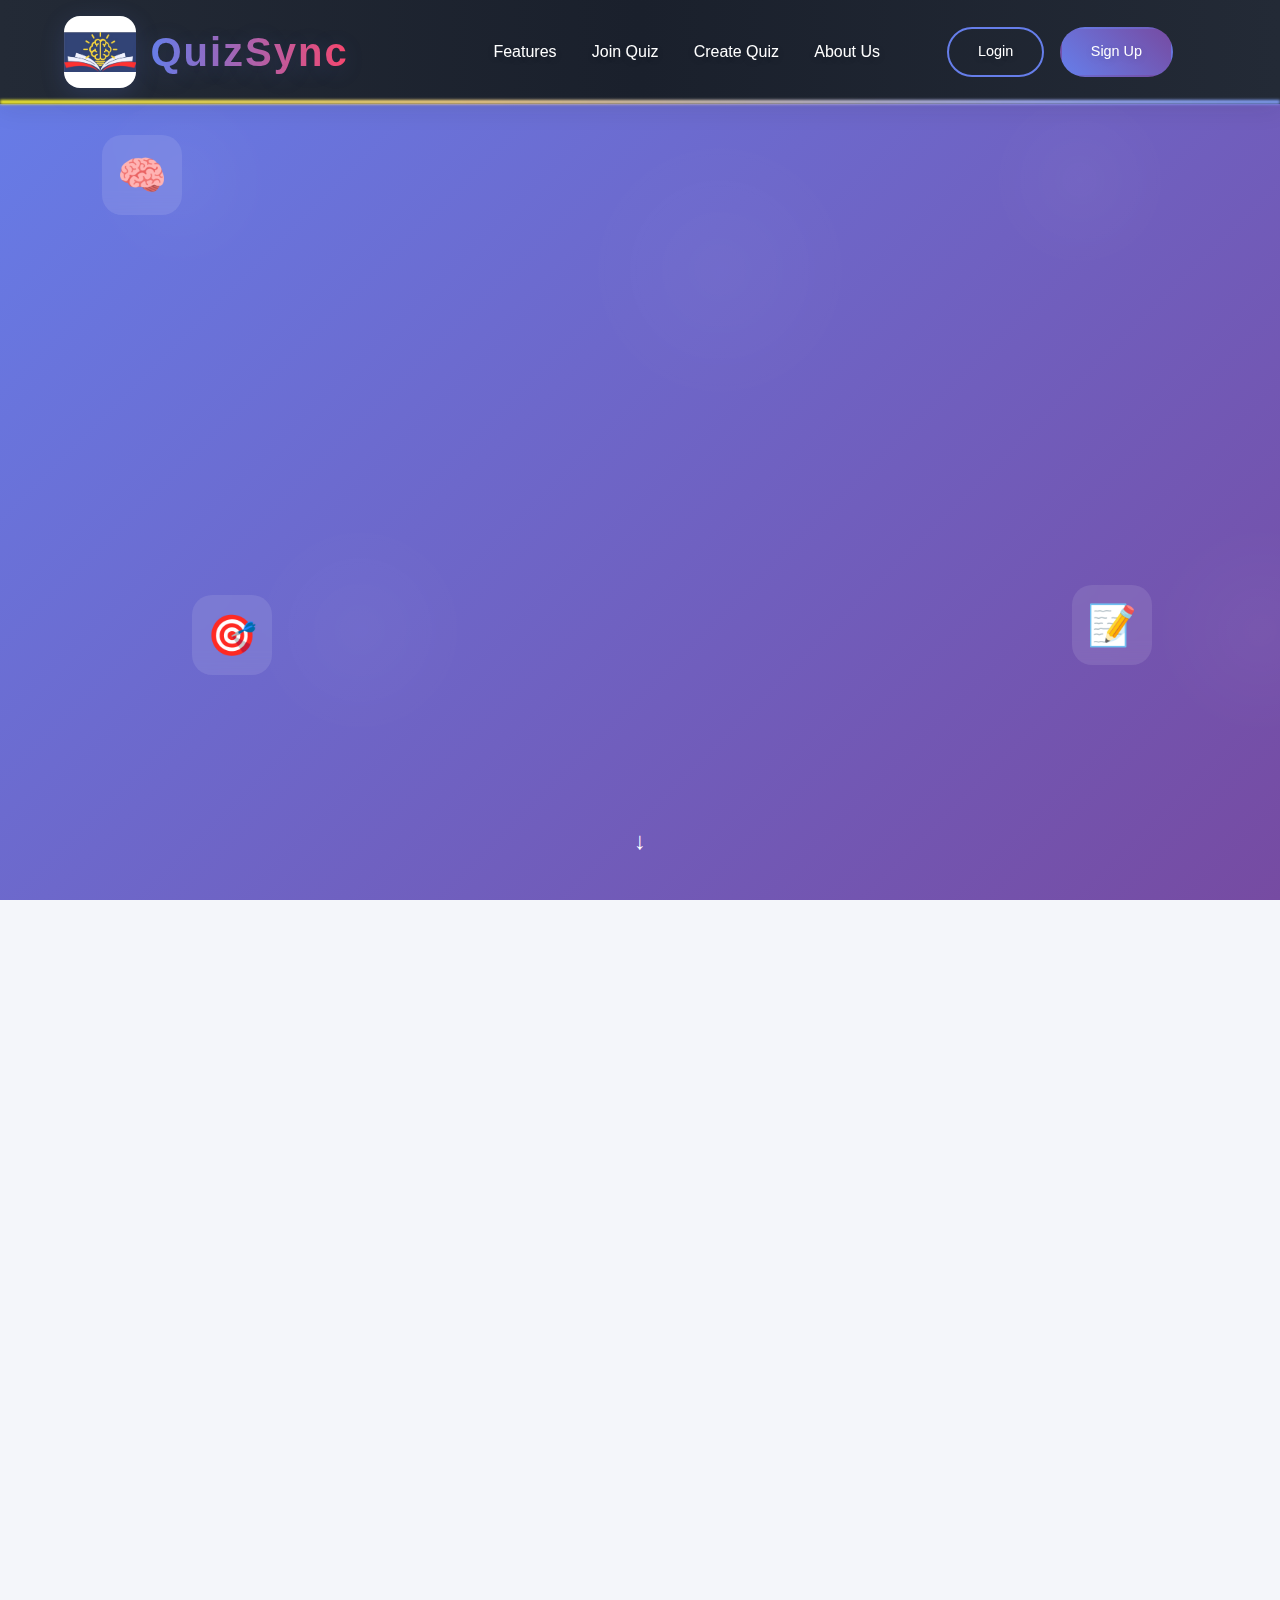
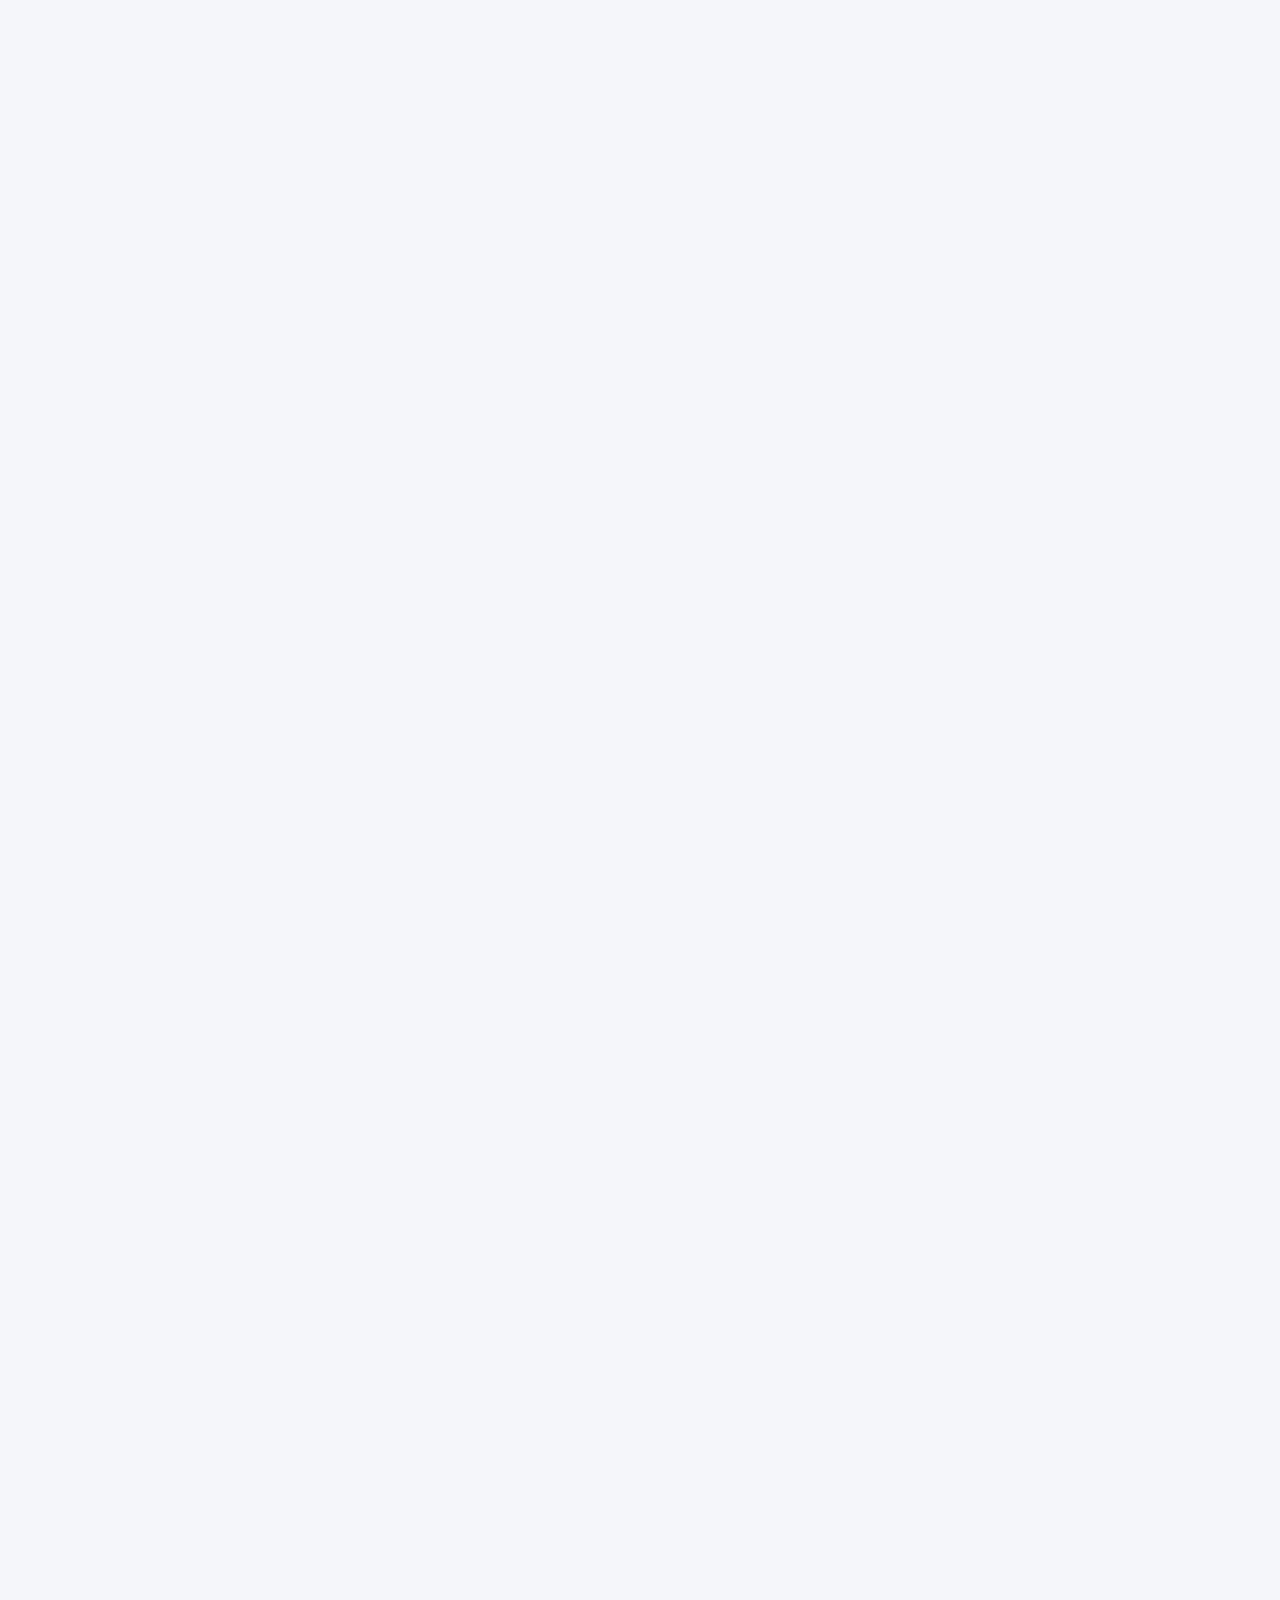
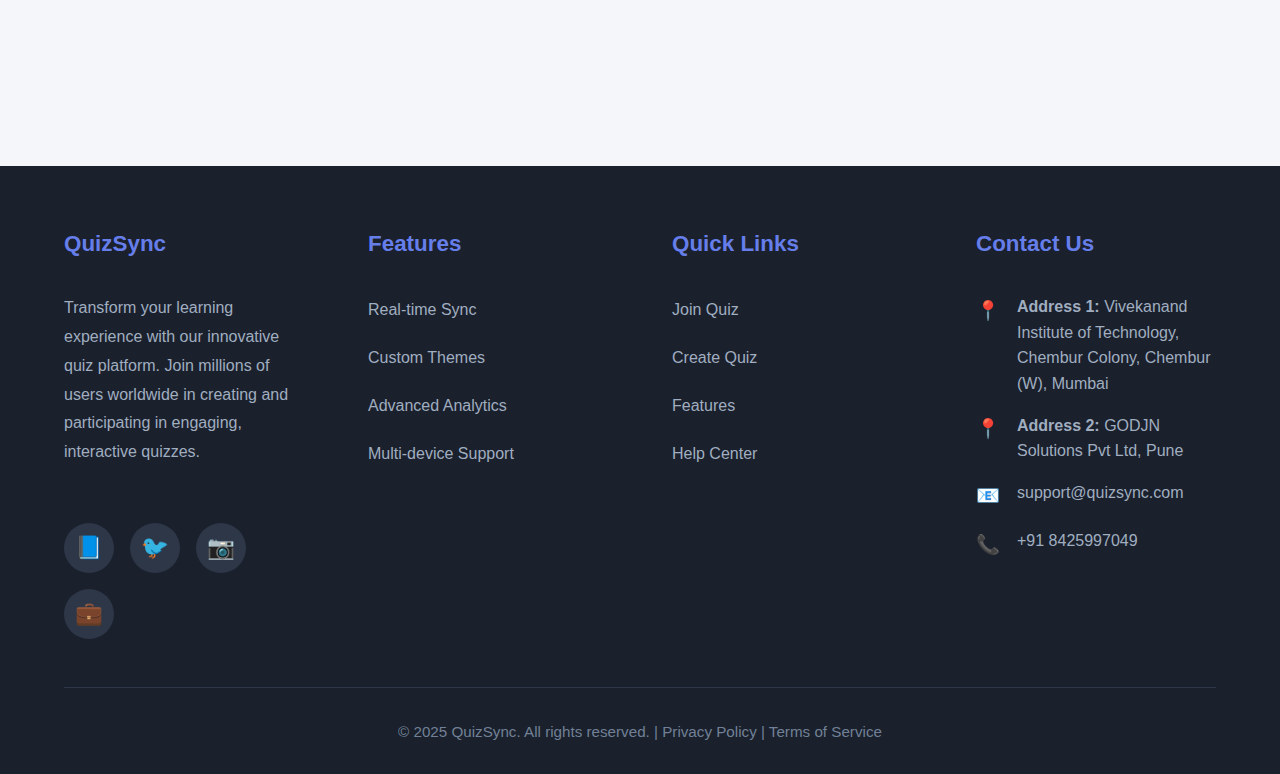
<file: QuizSync-main/teacher dashboard/waiting_room.html>
<!DOCTYPE html>
<html lang="en">
<head>
    <meta charset="UTF-8">
    <meta name="viewport" content="width=device-width, initial-scale=1.0">
    <title>Quiz Waiting Room | QuizSync</title>
    <link rel="stylesheet" href="styles/dashboard.css">
    <style>
        /* Additional styles for waiting room */
        .waiting-room-header {
            display: flex;
            justify-content: space-between;
            align-items: center;
            margin-bottom: 24px;
        }
        
        .quiz-info-card {
            background: white;
            border-radius: 12px;
            padding: 24px;
            margin-bottom: 24px;
            box-shadow: var(--shadow-sm);
        }
        
        .quiz-info-grid {
            display: grid;
            grid-template-columns: repeat(auto-fit, minmax(200px, 1fr));
            gap: 24px;
        }
        
        .quiz-info-item {
            display: flex;
            flex-direction: column;
        }
        
        .info-label {
            font-weight: 600;
            color: var(--primary);
            margin-bottom: 8px;
        }
        
        .info-value {
            font-size: 1.2rem;
            color: var(--primary-dark);
        }
        
        .secure-code {
            background: var(--accent-light);
            color: var(--primary-dark);
            padding: 6px 12px;
            border-radius: 6px;
            font-weight: 700;
            letter-spacing: 1px;
            display: inline-block;
        }
        
        .students-panel {
            display: flex;
            gap: 24px;
            margin-bottom: 24px;
            flex-wrap: wrap;
        }
        
        .students-list {
            flex: 1;
            min-width: 280px;
            background: white;
            border-radius: 12px;
            padding: 24px;
            box-shadow: var(--shadow-sm);
            max-height: 400px;
            overflow-y: auto;
        }
        
        .student-item {
            display: flex;
            align-items: center;
            padding: 12px;
            border-bottom: 1px solid var(--accent-light);
            animation: fadeIn 0.5s ease-out;
        }
        
        @keyframes fadeIn {
            from { opacity: 0; transform: translateY(10px); }
            to { opacity: 1; transform: translateY(0); }
        }
        
        .student-icon {
            width: 36px;
            height: 36px;
            background: var(--accent-light);
            border-radius: 50%;
            display: flex;
            align-items: center;
            justify-content: center;
            margin-right: 12px;
            color: var(--primary);
            font-weight: 700;
        }
        
        .student-info {
            flex: 1;
        }
        
        .student-name {
            font-weight: 600;
            color: var(--primary-dark);
        }
        
        .student-email {
            font-size: 0.85rem;
            color: var(--primary-light);
        }
        
        .student-joined {
            font-size: 0.85rem;
            color: var(--primary-light);
            margin-left: auto;
        }
        
        .actions-panel {
            display: flex;
            justify-content: space-between;
            gap: 16px;
        }
        
        .start-quiz-btn {
            flex: 1;
            background: linear-gradient(90deg, var(--success) 0%, var(--teal) 100%);
            color: white;
            border: none;
            border-radius: 8px;
            padding: 16px 24px;
            font-size: 1.1rem;
            font-weight: 700;
            cursor: pointer;
            transition: transform 0.2s, box-shadow 0.2s;
            box-shadow: 0 4px 12px rgba(16, 185, 129, 0.25);
            text-align: center;
        }
        
        .start-quiz-btn:hover {
            transform: translateY(-3px);
            box-shadow: 0 6px 16px rgba(16, 185, 129, 0.35);
        }
        
        .secondary-actions {
            display: flex;
            gap: 12px;
        }
        
        .copy-code-btn, .cancel-quiz-btn {
            background: white;
            border: 1px solid var(--accent-light);
            color: var(--primary);
            border-radius: 8px;
            padding: 12px 16px;
            font-size: 1rem;
            cursor: pointer;
            transition: background 0.2s;
        }
        
        .copy-code-btn:hover {
            background: var(--bg-light);
        }
        
        .cancel-quiz-btn {
            color: var(--danger);
            border-color: var(--danger);
        }
        
        .cancel-quiz-btn:hover {
            background: rgba(239, 68, 68, 0.1);
        }
        
        .empty-state {
            text-align: center;
            padding: 40px 0;
            color: var(--primary-light);
        }
    </style>
</head>
<body>
    <div class="main-container">
        <header>
            <nav>
                <div class="logo">
                    <img src="../logo.jpg" alt="QuizSync Logo" />
                    <span class="logo-text">QuizSync</span>
                </div>
                <div class="nav-links-group">
                    <div class="nav-links">
                        <a href="../home.html">Home</a>
                    </div>
                    <button class="profile-btn" title="Profile">
                        <img src="../profile logo.jpg" alt="Profile" />
                    </button>
                </div>
            </nav>
        </header>

        <div class="content-wrapper">
            <section class="section">
                <div class="waiting-room-header">
                    <div>
                        <h1>Quiz Waiting Room</h1>
                        <p>Wait for students to join, then start the quiz when ready</p>
                    </div>
                    <div id="timer-display" class="timer-display">
                        <!-- Will show any scheduled start time -->
                    </div>
                </div>
                
                <div class="quiz-info-card">
                    <div class="quiz-info-grid">
                        <div class="quiz-info-item">
                            <span class="info-label">Quiz Title</span>
                            <span class="info-value" id="quiz-title">Loading...</span>
                        </div>
                        <div class="quiz-info-item">
                            <span class="info-label">Quiz Code</span>
                            <span class="info-value">
                                <span class="secure-code" id="quiz-code">LOADING</span>
                                <button class="copy-code-btn" id="copy-code-btn" title="Copy to clipboard">
                                    📋 Copy
                                </button>
                            </span>
                        </div>
                        <div class="quiz-info-item">
                            <span class="info-label">Students Joined</span>
                            <span class="info-value" id="students-count">0</span>
                        </div>
                        <div class="quiz-info-item">
                            <span class="info-label">Questions</span>
                            <span class="info-value" id="questions-count">0</span>
                        </div>
                    </div>
                </div>
                
                <div class="students-panel">
                    <div class="students-list" id="students-list">
                        <div class="empty-state">
                            <p>No students have joined yet</p>
                            <p>Share the quiz code to get started</p>
                        </div>
                        
                        <!-- Students will be added here dynamically -->
                    </div>
                </div>
                
                <div class="actions-panel">
                    <button class="start-quiz-btn" id="start-quiz-btn">Start Quiz Now</button>
                    <div class="secondary-actions">
                        <button class="cancel-quiz-btn" id="cancel-quiz-btn">Cancel Quiz</button>
                    </div>
                </div>
            </section>
        </div>
        
        <!-- Profile Modal -->
        <div id="profileModal" class="modal">
            <div class="modal-content">
                <div class="modal-form-section" style="align-items:center; text-align:center;">
                    <button class="close" onclick="closeModal('profileModal')">&times;</button>
                    <div style="margin: 1.5rem 0 1rem 0;">
                        <img src="../profile logo.jpg" alt="Profile" style="width:90px; height:90px; border-radius:50%; box-shadow:0 2px 12px #667eea44; margin-bottom:1rem;" />
                        <h2 style="margin:0; font-size:1.5rem; color:#324376;" class="js-profile-name"></h2>
                        <p style="margin:0.5rem 0 1.5rem 0; color:#4a5a8a; font-size:1rem;" class="js-profile-email"></p>
                        <button style="padding:0.7rem 2rem; border-radius:30px; background:linear-gradient(90deg,#667eea,#fc466b); color:#fff; border:none; font-weight:600; cursor:pointer;" class="js-profile-logout">Logout</button>
                    </div>
                </div>
            </div>
        </div>

        <footer>
            <div class="footer-content">
                <p>&copy; 2024 QuizSync. All rights reserved.</p>
            </div>
        </footer>
    </div>

    <script src="scripts/waiting_room.js"></script>
</body>
</html>
</file>
<file: QuizSync-main/teacher dashboard/styles/dashboard.css>
/* Teacher Dashboard Styles */
:root {
    --primary: #324376;
    --primary-light: #4a5a8a;
    --primary-dark: #222d3a;
    --accent: #5e7cff;
    --accent-light: #a3b6e7;
    --accent-dark: #22305a;
    --gold: #fbbf24;
    --pink: #fc466b;
    --teal: #1de9b6;
    --success: #10b981;
    --danger: #ef4444;
    --warning: #f59e42;
    --bg-light: #f4f6fa;
    --bg-gradient: linear-gradient(135deg, #a3b6e7 0%, #5e7cff 100%);
    --shadow: 0 8px 32px rgba(50, 67, 118, 0.13);
    --shadow-sm: 0 2px 10px rgba(50, 67, 118, 0.08);
    --radius: 20px;
    --radius-sm: 10px;
    --font-main: 'Inter', 'Segoe UI', 'Roboto', Arial, sans-serif;
    --glass-bg: rgba(255, 255, 255, 0.38);
    --glass-border: rgba(163, 182, 231, 0.28);
}

* {
    box-sizing: border-box;
    margin: 0;
    padding: 0;
}

body {
    font-family: var(--font-main);
    background: var(--bg-gradient);
    color: var(--primary-dark);
    min-height: 100vh;
    background-attachment: fixed;
    animation: bgFade 12s ease-in-out infinite alternate;
}

@keyframes bgFade {
    0% {
        background-position: 0% 50%;
    }
    100% {
        background-position: 100% 50%;
    }
}

.main-container {
    display: flex;
    flex-direction: column;
    min-height: 100vh;
}

/* Header and Navigation */
header {
    background: rgba(255, 255, 255, 0.9);
    backdrop-filter: blur(10px);
    box-shadow: 0 2px 12px rgba(50, 67, 118, 0.1);
    position: sticky;
    top: 0;
    z-index: 100;
}

nav {
    max-width: 1200px;
    margin: 0 auto;
    padding: 16px 24px;
    display: flex;
    justify-content: space-between;
    align-items: center;
}

.logo {
    display: flex;
    align-items: center;
    gap: 12px;
}

.logo img {
    height: 40px;
    border-radius: 10px;
}

.logo-text {
    font-size: 1.5rem;
    font-weight: 800;
    background: linear-gradient(90deg, var(--primary) 0%, var(--accent) 100%);
    -webkit-background-clip: text;
    -webkit-text-fill-color: transparent;
    letter-spacing: 1px;
}

.nav-links-group {
    display: flex;
    align-items: center;
    gap: 24px;
}

.nav-links {
    display: flex;
    gap: 20px;
    align-items: center;
}

.nav-links a {
    color: var(--primary);
    text-decoration: none;
    font-weight: 500;
    transition: color 0.2s;
}

.nav-links a:hover {
    color: var(--accent);
}

.profile-btn {
    background: none;
    border: none;
    cursor: pointer;
    width: 40px;
    height: 40px;
    border-radius: 50%;
    overflow: hidden;
    box-shadow: 0 2px 8px rgba(50, 67, 118, 0.15);
    transition: transform 0.3s, box-shadow 0.3s;
}

.profile-btn:hover {
    transform: scale(1.05);
    box-shadow: 0 3px 12px rgba(50, 67, 118, 0.25);
}

.profile-btn img {
    width: 100%;
    height: 100%;
    object-fit: cover;
}

/* Content Wrapper */
.content-wrapper {
    flex: 1;
    max-width: 1200px;
    margin: 0 auto;
    padding: 30px 24px 60px;
    width: 100%;
}

/* Section Styles */
.section {
    background: var(--glass-bg);
    border-radius: var(--radius);
    box-shadow: var(--shadow);
    padding: 32px 36px;
    margin-bottom: 36px;
    backdrop-filter: blur(12px) saturate(1.2);
    border: 1.5px solid var(--glass-border);
    animation: fadeInUp 0.8s cubic-bezier(0.23, 1.01, 0.32, 1) both;
}

@keyframes fadeInUp {
    0% {
        opacity: 0;
        transform: translateY(30px);
    }
    100% {
        opacity: 1;
        transform: none;
    }
}

.section-header {
    margin-bottom: 28px;
    text-align: center;
}

.section-header h1 {
    font-size: 2.2rem;
    font-weight: 800;
    margin-bottom: 8px;
    background: linear-gradient(90deg, var(--primary) 0%, var(--accent) 100%);
    -webkit-background-clip: text;
    -webkit-text-fill-color: transparent;
    letter-spacing: 1px;
}

.section-description {
    color: var(--primary-light);
    font-size: 1.1rem;
}

/* Creation Options */
.creation-options-container {
    display: flex;
    justify-content: center;
    gap: 40px;
    margin-top: 30px;
}

.creation-option {
    background: white;
    border-radius: var(--radius-sm);
    box-shadow: var(--shadow-sm);
    padding: 32px;
    width: 340px;
    text-align: center;
    transition: transform 0.3s, box-shadow 0.3s;
    border: 2px solid transparent;
    cursor: pointer;
}

.creation-option:hover {
    transform: translateY(-6px);
    box-shadow: 0 12px 30px rgba(50, 67, 118, 0.18);
    border-color: var(--accent-light);
}

.option-icon {
    font-size: 3rem;
    margin-bottom: 16px;
}

.creation-option h2 {
    font-size: 1.4rem;
    font-weight: 700;
    margin-bottom: 12px;
    color: var(--primary);
}

.creation-option p {
    color: var(--primary-light);
    margin-bottom: 24px;
    line-height: 1.5;
}

.option-btn {
    background: linear-gradient(90deg, var(--accent) 0%, var(--primary) 100%);
    color: white;
    border: none;
    padding: 12px 24px;
    border-radius: 30px;
    font-weight: 600;
    cursor: pointer;
    transition: transform 0.2s, box-shadow 0.2s;
    box-shadow: 0 4px 12px rgba(94, 124, 255, 0.25);
}

.option-btn:hover {
    transform: translateY(-2px);
    box-shadow: 0 6px 16px rgba(94, 124, 255, 0.35);
}

.manual-btn {
    background: linear-gradient(90deg, var(--accent) 0%, var(--primary) 100%);
}

.ai-btn {
    background: linear-gradient(90deg, var(--teal) 0%, var(--accent) 100%);
}

/* Form Styles */
.form-group {
    margin-bottom: 20px;
}

.form-row {
    display: flex;
    gap: 24px;
    margin-bottom: 20px;
}

.form-group.half {
    flex: 1;
}

label {
    display: block;
    margin-bottom: 8px;
    font-weight: 600;
    color: var(--primary);
}

input[type="text"],
input[type="number"],
input[type="email"],
input[type="password"],
input[type="datetime-local"],
textarea,
select {
    width: 100%;
    padding: 12px 16px;
    border: 1.5px solid var(--accent-light);
    border-radius: 8px;
    font-size: 1rem;
    transition: border 0.2s, box-shadow 0.2s;
    background: white;
}

input:focus,
textarea:focus,
select:focus {
    outline: none;
    border-color: var(--accent);
    box-shadow: 0 0 0 3px rgba(94, 124, 255, 0.2);
}

.radio-group {
    display: flex;
    flex-wrap: wrap;
    gap: 16px;
}

.radio-label {
    display: flex;
    align-items: center;
    gap: 8px;
    cursor: pointer;
    font-weight: normal;
}

.radio-label input {
    width: auto;
    cursor: pointer;
}

.code-input-group {
    display: flex;
    gap: 8px;
}

.code-input-group input {
    flex: 1;
}

.code-input-group button {
    padding: 8px 12px;
    background: var(--accent);
    color: white;
    border: none;
    border-radius: 6px;
    cursor: pointer;
}

.form-actions {
    display: flex;
    justify-content: space-between;
    margin-top: 32px;
}

/* Button Styles */
.btn {
    padding: 12px 24px;
    border-radius: 8px;
    font-weight: 600;
    font-size: 1rem;
    cursor: pointer;
    transition: transform 0.2s, box-shadow 0.2s;
    border: none;
}

.btn-primary {
    background: linear-gradient(90deg, var(--accent) 0%, var(--primary) 100%);
    color: white;
    box-shadow: 0 4px 12px rgba(94, 124, 255, 0.25);
}

.btn-primary:hover {
    transform: translateY(-2px);
    box-shadow: 0 6px 16px rgba(94, 124, 255, 0.35);
}

.btn-secondary {
    background: white;
    color: var(--primary);
    border: 1.5px solid var(--accent-light);
}

.btn-secondary:hover {
    transform: translateY(-2px);
    box-shadow: 0 4px 12px rgba(94, 124, 255, 0.15);
}

.btn-outline {
    background: transparent;
    color: var(--primary);
    border: 1.5px solid var(--accent);
}

.btn-outline:hover {
    background: rgba(94, 124, 255, 0.05);
    transform: translateY(-2px);
}

/* Questions Editor Styles */
.questions-container {
    display: flex;
    gap: 30px;
}

.questions-editor {
    flex: 3;
}

.questions-preview {
    flex: 2;
    background: white;
    border-radius: var(--radius-sm);
    padding: 24px;
    max-height: 600px;
    overflow-y: auto;
}

.questions-preview h3 {
    margin-bottom: 16px;
    color: var(--primary);
    font-size: 1.2rem;
    text-align: center;
}

.empty-state {
    text-align: center;
    padding: 40px 0;
    color: var(--primary-light);
}

.empty-state .hint {
    font-size: 0.9rem;
    margin-top: 8px;
    opacity: 0.7;
}

.option-row {
    display: flex;
    align-items: center;
    gap: 10px;
    margin-bottom: 10px;
}

.option-select {
    padding: 0 5px;
}

.option-text {
    flex: 1;
}

.remove-option-btn {
    background: none;
    border: none;
    color: var(--danger);
    font-size: 1.2rem;
    cursor: pointer;
    opacity: 0.7;
    transition: opacity 0.2s;
}

.remove-option-btn:hover {
    opacity: 1;
}

.remove-option-btn:disabled {
    opacity: 0.3;
    cursor: not-allowed;
}

#add-option-btn {
    margin-top: 12px;
}

.quiz-final-actions {
    display: flex;
    justify-content: space-between;
    gap: 16px;
    margin-top: 40px;
}

/* Hide elements */
.hidden {
    display: none;
}

/* Modal Styles */
.modal {
    display: none;
    position: fixed;
    top: 0;
    left: 0;
    width: 100%;
    height: 100%;
    background: rgba(0, 0, 0, 0.5);
    z-index: 1000;
    backdrop-filter: blur(5px);
}

.modal-content {
    position: relative;
    background: white;
    margin: 10% auto;
    width: 90%;
    max-width: 500px;
    border-radius: var(--radius);
    overflow: hidden;
    box-shadow: 0 10px 40px rgba(0, 0, 0, 0.2);
    animation: modalFadeIn 0.3s ease;
}

@keyframes modalFadeIn {
    from {
        opacity: 0;
        transform: translateY(-50px);
    }
    to {
        opacity: 1;
        transform: translateY(0);
    }
}

.modal-header {
    padding: 20px 24px;
    border-bottom: 1px solid var(--accent-light);
}

.modal-header h2 {
    color: var(--primary);
    margin-bottom: 5px;
}

.modal-form-section {
    padding: 24px;
}

.close {
    position: absolute;
    top: 15px;
    right: 20px;
    font-size: 28px;
    color: var(--primary-light);
    background: none;
    border: none;
    cursor: pointer;
    z-index: 10;
}

/* Footer */
footer {
    background: rgba(255, 255, 255, 0.7);
    backdrop-filter: blur(10px);
    padding: 20px 0;
    text-align: center;
    margin-top: auto;
}

.footer-content {
    max-width: 1200px;
    margin: 0 auto;
    padding: 0 24px;
    color: var(--primary);
}

/* Question Type Styles */
.question-type-main {
    margin-bottom: 15px;
}

.sub-options {
    margin-left: 20px;
    padding-left: 15px;
    border-left: 2px solid var(--accent-light);
    margin-bottom: 20px;
}

.sub-label {
    display: block;
    margin-bottom: 8px;
    font-weight: 500;
    color: var(--primary);
    font-size: 0.95rem;
}

.input-hint {
    font-size: 0.9rem;
    color: var(--primary-light);
    margin-top: 6px;
}

/* Media Queries */
@media (max-width: 992px) {
    .creation-options-container {
        flex-direction: column;
        align-items: center;
    }
    
    .questions-container {
        flex-direction: column;
    }
    
    .section {
        padding: 24px 20px;
    }
}

@media (max-width: 768px) {
    .form-row {
        flex-direction: column;
        gap: 16px;
    }
    
    .section-header h1 {
        font-size: 1.8rem;
    }
}

@media (max-width: 576px) {
    .nav-links a {
        font-size: 0.9rem;
    }
    
    .logo-text {
        font-size: 1.2rem;
    }
    
    .section {
        padding: 20px 16px;
    }
}
</file>
<file: QuizSync-main/styles/home.css>
:root {
  --primary: #324376;
  --primary-light: #4a5a8a;
  --primary-dark: #222d3a;
  --accent: #5e7cff;
  --accent-light: #a3b6e7;
  --accent-dark: #22305a;
  --bg-light: #f4f6fa;
  --bg-gradient: linear-gradient(135deg, #324376 0%, #4a5a8a 100%);
  --feature1: linear-gradient(135deg, #4a5a8a 60%, #324376 100%);
  --feature2: linear-gradient(135deg, #a3b6e7 60%, #4a5a8a 100%);
  --feature3: linear-gradient(135deg, #22305a 60%, #324376 100%);
}

body {
  color: var(--primary-dark);
  background: var(--bg-light);
}

header {
  position: fixed;
  top: 0;
  left: 0;
  right: 0;
  width: 100vw;
  background: linear-gradient(90deg, #232a36 0%, #1a202c 50%, #232a36 100%);
  z-index: 1000;
  transition: all 0.3s ease;
  backdrop-filter: blur(15px);
  animation: navFooterGradientMove 6s linear infinite alternate;
}

header::after {
  content: "";
  display: block;
  position: absolute;
  left: 0;
  right: 0;
  bottom: 0;
  height: 4px;
  background: linear-gradient(90deg, #fbbf24, #667eea, #fc466b, #fbbf24);
  background-size: 300% 100%;
  filter: blur(1.5px) brightness(1.3);
  animation: navGlowBar 3.5s linear infinite;
  z-index: 1002;
}

@keyframes navGlowBar {
  0% {
    background-position: 0% 50%;
  }
  100% {
    background-position: 100% 50%;
  }
}

@keyframes navFooterGradientMove {
  0% {
    background: linear-gradient(90deg, #232a36 0%, #1a202c 50%, #232a36 100%);
  }
  100% {
    background: linear-gradient(90deg, #1a202c 0%, #232a36 50%, #1a202c 100%);
  }
}

nav {
  display: flex;
  justify-content: space-between;
  align-items: center;
  padding: 1rem 5%;
  max-width: 1400px;
  margin: 0 auto;
  background: transparent;
  box-shadow: 0 4px 24px rgba(26, 32, 44, 0.1);
  position: relative;
  z-index: 1001;
}

.logo {
  display: flex;
  align-items: center;
  gap: 0.7rem;
  font-size: 2.2rem;
  font-weight: bold;
  background: none;
  color: #667eea;
  animation: none;
  position: relative;
  z-index: 3;
}

.logo img {
  height: 72px;
  width: 72px;
  object-fit: contain;
  border-radius: 16px;
  box-shadow: 0 6px 24px rgba(102, 126, 234, 0.18);
  background: #fff;
  margin-right: 0.2rem;
  animation: logoSpinPulse 1.8s cubic-bezier(0.23, 1, 0.32, 1) 0.2s both,
    logoPulse 2.5s infinite alternate;
}

@keyframes logoSpinPulse {
  0% {
    opacity: 0;
    transform: scale(0.7) rotate(-180deg);
    filter: brightness(0.7);
  }
  60% {
    opacity: 1;
    transform: scale(1.08) rotate(20deg);
    filter: brightness(1.2);
  }
  100% {
    opacity: 1;
    transform: scale(1) rotate(0);
    filter: brightness(1);
  }
}

@keyframes logoPulse {
  0% {
    filter: drop-shadow(0 0 0px #667eea44);
    transform: scale(1);
  }
  100% {
    filter: drop-shadow(0 0 24px #667eea99);
    transform: scale(1.07);
  }
}

.nav-center {
  position: absolute;
  left: 40%;
  /* Shifted left to avoid collision */
  top: 50%;
  transform: translate(-50%, -50%);
  z-index: 2;
  display: flex;
  align-items: center;
  justify-content: center;
  width: 100%;
  pointer-events: none;
}

.logo-text {
  font-size: 2.5rem;
  font-weight: 900;
  background: linear-gradient(90deg, #667eea 0%, #fc466b 100%);
  -webkit-background-clip: text;
  -webkit-text-fill-color: transparent;
  background-clip: text;
  letter-spacing: 2px;
  text-shadow: 0 4px 24px rgba(102, 126, 234, 0.18);
  animation: heroTitleGlow 2.5s infinite alternate,
    heroTitlePop 1.1s cubic-bezier(0.23, 1, 0.32, 1) 0.5s both;
  pointer-events: auto;
}

.nav-links-group {
  display: flex;
  align-items: center;
  gap: 2.5rem;
  /* Increased gap for more space */
  margin-left: auto;
  padding-right: 1.5rem;
}

@media (max-width: 1024px) {
  .logo-text {
    font-size: 1.7rem;
  }
  .nav-links {
    gap: 1.2rem;
  }
  .profile-btn {
    margin-left: 1rem;
  }
  .logo img {
    height: 48px;
    width: 48px;
  }
  .nav-center {
    left: 45%;
  }
}

@media (max-width: 768px) {
  .nav-center {
    left: 50%;
    top: 50%;
    transform: translate(-50%, -50%);
  }
  .logo-text {
    font-size: 1.2rem;
  }
  .nav-links-group {
    gap: 0.5rem;
  }
  .profile-btn {
    margin-left: 0.3rem;
  }
  .logo img {
    height: 32px;
    width: 32px;
  }
}

.nav-links {
  display: flex;
  gap: 2.2rem;
  /* Increased gap between links */
  align-items: center;
  margin-right: 1.2rem;
}

.nav-links a {
  text-decoration: none;
  color: #333;
  font-weight: 500;
  transition: all 0.3s ease;
  position: relative;
}

.nav-links a:hover {
  color: #667eea;
}

.nav-links a::after {
  content: "";
  position: absolute;
  width: 0;
  height: 2px;
  bottom: -5px;
  left: 50%;
  background: #667eea;
  transition: all 0.3s ease;
}

.nav-links a:hover::after {
  width: 100%;
  left: 0;
}

.auth-buttons {
  display: flex;
  gap: 1rem;
  margin-left: 2rem;
}

.btn-login,
.btn-signup {
  padding: 0.7rem 1.8rem;
  border: none;
  border-radius: 30px;
  text-decoration: none;
  font-weight: 600;
  transition: all 0.3s ease;
  cursor: pointer;
  font-size: 0.9rem;
}

.btn-login {
  background: transparent;
  color: #667eea;
  border: 2px solid #667eea;
}

.btn-login:hover {
  background: #667eea;
  color: white;
  transform: translateY(-2px);
  box-shadow: 0 5px 15px rgba(102, 126, 234, 0.3);
}

.btn-signup {
  background: linear-gradient(45deg, #667eea, #764ba2);
  color: white;
  border: 2px solid transparent;
}

.btn-signup:hover {
  transform: translateY(-2px);
  box-shadow: 0 5px 15px rgba(102, 126, 234, 0.4);
}

.hero {
  background: var(--bg-gradient);
}

.hero-title-animated {
  background: linear-gradient(90deg, #324376 0%, #a3b6e7 100%);
}

.hero-motivation {
  color: var(--accent);
  background: linear-gradient(90deg, #5e7cff 0%, #324376 100%);
}

.hero-goal {
  color: #fff;
}

.cta-button {
  background: rgba(255, 255, 255, 0.12);
  border: 2px solid #fff;
  color: #fff;
}

.cta-button:hover {
  background: #fff;
  color: var(--primary);
}

.features {
  background: linear-gradient(135deg, #e6eaf3 0%, #a3b6e7 100%);
}

.feature-card.feature-1 .feature-box {
  background: var(--feature1);
  box-shadow: 0 8px 32px #32437622;
}

.feature-card.feature-2 .feature-box {
  background: var(--feature2);
  box-shadow: 0 8px 32px #a3b6e722;
}

.feature-card.feature-3 .feature-box {
  background: var(--feature3);
  box-shadow: 0 8px 32px #22305a22;
}

.feature-card.feature-1:hover .feature-box {
  background: linear-gradient(135deg, #324376 0%, #4a5a8a 100%);
}

.feature-card.feature-2:hover .feature-box {
  background: linear-gradient(135deg, #4a5a8a 0%, #a3b6e7 100%);
}

.feature-card.feature-3:hover .feature-box {
  background: linear-gradient(135deg, #22305a 0%, #324376 100%);
}

.feature-icon {
  color: var(--primary);
}

.feature-card h3 {
  color: var(--primary-dark);
}

.feature-card p {
  color: var(--primary-light);
}

.join-quiz {
  background: linear-gradient(135deg, #324376 0%, #5e7cff 100%);
}

.create-quiz {
  background: linear-gradient(135deg, #5e7cff 0%, #324376 100%);
}

.quiz-btn {
  background: rgba(255, 255, 255, 0.12);
  border: 2px solid #fff;
  color: #fff;
}

.quiz-btn:hover {
  background: #fff;
  color: var(--primary);
}

.quiz-circle {
  border: 3px solid var(--primary-light);
}

.quiz-circle:hover {
  background: var(--primary-light);
  color: #fff;
}
/* Modal Styles */

.modal-content {
  background: linear-gradient(135deg, #e6eaf3 0%, #a3b6e7 100%);
  box-shadow: 0 8px 32px var(--primary-light), 0 1.5px 8px var(--primary-dark);
}

#loginModal .modal-content,
#signupModal .modal-content {
  background: linear-gradient(135deg, #e6eaf3 0%, #a3b6e7 100%);
  border: 3px solid var(--primary);
}

#loginModal .modal-header h2,
#signupModal .modal-header h2 {
  background: linear-gradient(90deg, #324376 0%, #5e7cff 100%);
}

#loginModal .form-submit,
#signupModal .form-submit {
  background: linear-gradient(90deg, #324376 0%, #5e7cff 100%);
}

#loginModal .form-submit:hover,
#signupModal .form-submit:hover {
  background: linear-gradient(90deg, #5e7cff 0%, #324376 100%);
}

#loginModal .form-group input,
#signupModal .form-group input {
  border: 2.5px solid var(--primary);
  background: #fff;
  color: var(--primary-dark);
}

#loginModal .form-group input:focus,
#signupModal .form-group input:focus {
  border-color: var(--accent);
}

#loginModal .close,
#signupModal .close {
  color: var(--primary);
}

#loginModal .close:hover,
#signupModal .close:hover {
  color: var(--accent);
}
/* Join Quiz Modal */

#joinQuizModal .modal-content {
  background: linear-gradient(135deg, #e6eaf3 0%, #a3b6e7 100%);
}

.join-quiz-input {
  border: 2.5px solid var(--primary);
  background: #fff;
  color: var(--primary-dark);
}

.join-quiz-input:focus {
  border-color: var(--accent);
}

.join-quiz-btn {
  background: linear-gradient(90deg, #324376 0%, #5e7cff 100%);
  color: #fff;
}

.join-quiz-btn:hover {
  background: linear-gradient(90deg, #5e7cff 0%, #324376 100%);
  color: #fff;
}
/* Create Quiz Modal */

#createQuizModal .modal-content {
  background: linear-gradient(135deg, #e6eaf3 0%, #a3b6e7 100%);
}

#createQuizModal .form-group input {
  background: #fff;
  border: 2.5px solid var(--primary-light);
  color: var(--primary-dark);
}

#createQuizModal .form-group input:focus {
  border-color: var(--accent);
}

.create-quiz-btn {
  background: linear-gradient(90deg, #324376 0%, #5e7cff 100%);
  color: #fff;
}

.create-quiz-btn:hover {
  background: linear-gradient(90deg, #5e7cff 0%, #324376 100%);
  color: #fff;
}
/* Password Strength Bar */

.progress-fill {
  background: linear-gradient(90deg, #324376, #5e7cff);
}
/* Footer */

footer {
  background: var(--primary-dark);
}

.footer-section h3 {
  color: var(--primary);
}

.footer-section a:hover {
  color: var(--accent);
}

.footer-bottom {
  border-top: 1px solid var(--primary-light);
  color: var(--accent-light);
}

.contact-info span:first-child {
  color: var(--primary);
}

.social-links a {
  background: var(--primary-light);
}

.social-links a:hover {
  background: var(--primary);
}
/* Custom Scrollbar for Signup Modal */

#signupModal .modal-content::-webkit-scrollbar-thumb {
  background: linear-gradient(135deg, #324376 0%, #5e7cff 100%);
}

#signupModal .modal-content::-webkit-scrollbar-track {
  background: #e6eaf3;
}

* {
  margin: 0;
  padding: 0;
  box-sizing: border-box;
}

html {
  scroll-behavior: smooth;
}

body {
  font-family: "Segoe UI", Tahoma, Geneva, Verdana, sans-serif;
  line-height: 1.6;
  color: #333;
  overflow-x: hidden;
}
/* Container for proper layout */

.main-container {
  min-height: 100vh;
  display: flex;
  flex-direction: column;
}

.content-wrapper {
  flex: 1;
}
/* Header */

header {
  position: fixed;
  top: 0;
  left: 0;
  right: 0;
  width: 100vw;
  background: linear-gradient(90deg, #232a36 0%, #1a202c 50%, #232a36 100%);
  z-index: 1000;
  transition: all 0.3s ease;
  backdrop-filter: blur(15px);
  animation: navFooterGradientMove 6s linear infinite alternate;
}

header::after {
  content: "";
  display: block;
  position: absolute;
  left: 0;
  right: 0;
  bottom: 0;
  height: 4px;
  background: linear-gradient(90deg, #fbbf24, #667eea, #fc466b, #fbbf24);
  background-size: 300% 100%;
  filter: blur(1.5px) brightness(1.3);
  animation: navGlowBar 3.5s linear infinite;
  z-index: 1002;
}

@keyframes navGlowBar {
  0% {
    background-position: 0% 50%;
  }
  100% {
    background-position: 100% 50%;
  }
}

@keyframes navFooterGradientMove {
  0% {
    background: linear-gradient(90deg, #232a36 0%, #1a202c 50%, #232a36 100%);
  }
  100% {
    background: linear-gradient(90deg, #1a202c 0%, #232a36 50%, #1a202c 100%);
  }
}

nav {
  display: flex;
  justify-content: space-between;
  align-items: center;
  padding: 1rem 5%;
  max-width: 1400px;
  margin: 0 auto;
  background: transparent;
  box-shadow: 0 4px 24px rgba(26, 32, 44, 0.1);
  position: relative;
  z-index: 1001;
}

.logo {
  display: flex;
  align-items: center;
  gap: 0.7rem;
  font-size: 2.2rem;
  font-weight: bold;
  background: none;
  color: #667eea;
  animation: none;
  position: relative;
  z-index: 3;
}

.logo img {
  height: 72px;
  width: 72px;
  object-fit: contain;
  border-radius: 16px;
  box-shadow: 0 6px 24px rgba(102, 126, 234, 0.18);
  background: #fff;
  margin-right: 0.2rem;
  animation: logoSpinPulse 1.8s cubic-bezier(0.23, 1, 0.32, 1) 0.2s both,
    logoPulse 2.5s infinite alternate;
}

@keyframes logoSpinPulse {
  0% {
    opacity: 0;
    transform: scale(0.7) rotate(-180deg);
    filter: brightness(0.7);
  }
  60% {
    opacity: 1;
    transform: scale(1.08) rotate(20deg);
    filter: brightness(1.2);
  }
  100% {
    opacity: 1;
    transform: scale(1) rotate(0);
    filter: brightness(1);
  }
}

@keyframes logoPulse {
  0% {
    filter: drop-shadow(0 0 0px #667eea44);
    transform: scale(1);
  }
  100% {
    filter: drop-shadow(0 0 24px #667eea99);
    transform: scale(1.07);
  }
}

.nav-center {
  position: absolute;
  left: 40%;
  /* Shifted left to avoid collision */
  top: 50%;
  transform: translate(-50%, -50%);
  z-index: 2;
  display: flex;
  align-items: center;
  justify-content: center;
  width: 100%;
  pointer-events: none;
}

.logo-text {
  font-size: 2.5rem;
  font-weight: 900;
  background: linear-gradient(90deg, #667eea 0%, #fc466b 100%);
  -webkit-background-clip: text;
  -webkit-text-fill-color: transparent;
  background-clip: text;
  letter-spacing: 2px;
  text-shadow: 0 4px 24px rgba(102, 126, 234, 0.18);
  animation: heroTitleGlow 2.5s infinite alternate,
    heroTitlePop 1.1s cubic-bezier(0.23, 1, 0.32, 1) 0.5s both;
  pointer-events: auto;
}

.nav-links-group {
  display: flex;
  align-items: center;
  gap: 2.5rem;
  /* Increased gap for more space */
  margin-left: auto;
  padding-right: 1.5rem;
}

@media (max-width: 1024px) {
  .logo-text {
    font-size: 1.7rem;
  }
  .nav-links {
    gap: 1.2rem;
  }
  .profile-btn {
    margin-left: 1rem;
  }
  .logo img {
    height: 48px;
    width: 48px;
  }
  .nav-center {
    left: 45%;
  }
}

@media (max-width: 768px) {
  .nav-center {
    left: 50%;
    top: 50%;
    transform: translate(-50%, -50%);
  }
  .logo-text {
    font-size: 1.2rem;
  }
  .nav-links-group {
    gap: 0.5rem;
  }
  .profile-btn {
    margin-left: 0.3rem;
  }
  .logo img {
    height: 32px;
    width: 32px;
  }
}

.nav-links {
  display: flex;
  gap: 2.2rem;
  /* Increased gap between links */
  align-items: center;
  margin-right: 1.2rem;
}

.nav-links a {
  text-decoration: none;
  color: #333;
  font-weight: 500;
  transition: all 0.3s ease;
  position: relative;
}

.nav-links a:hover {
  color: #667eea;
}

.nav-links a::after {
  content: "";
  position: absolute;
  width: 0;
  height: 2px;
  bottom: -5px;
  left: 50%;
  background: #667eea;
  transition: all 0.3s ease;
}

.nav-links a:hover::after {
  width: 100%;
  left: 0;
}

.auth-buttons {
  display: flex;
  gap: 1rem;
  margin-left: 2rem;
}

.btn-login,
.btn-signup {
  padding: 0.7rem 1.8rem;
  border: none;
  border-radius: 30px;
  text-decoration: none;
  font-weight: 600;
  transition: all 0.3s ease;
  cursor: pointer;
  font-size: 0.9rem;
}

.btn-login {
  background: transparent;
  color: #667eea;
  border: 2px solid #667eea;
}

.btn-login:hover {
  background: #667eea;
  color: white;
  transform: translateY(-2px);
  box-shadow: 0 5px 15px rgba(102, 126, 234, 0.3);
}

.btn-signup {
  background: linear-gradient(45deg, #667eea, #764ba2);
  color: white;
  border: 2px solid transparent;
}

.btn-signup:hover {
  transform: translateY(-2px);
  box-shadow: 0 5px 15px rgba(102, 126, 234, 0.4);
}

.hero {
  background: var(--bg-gradient);
}

.hero-title-animated {
  background: linear-gradient(90deg, #324376 0%, #a3b6e7 100%);
}

.hero-motivation {
  color: var(--accent);
  background: linear-gradient(90deg, #5e7cff 0%, #324376 100%);
}

.hero-goal {
  color: #fff;
}

.cta-button {
  background: rgba(255, 255, 255, 0.12);
  border: 2px solid #fff;
  color: #fff;
}

.cta-button:hover {
  background: #fff;
  color: var(--primary);
}

.features {
  background: linear-gradient(135deg, #e6eaf3 0%, #a3b6e7 100%);
}

.feature-card.feature-1 .feature-box {
  background: var(--feature1);
  box-shadow: 0 8px 32px #32437622;
}

.feature-card.feature-2 .feature-box {
  background: var(--feature2);
  box-shadow: 0 8px 32px #a3b6e722;
}

.feature-card.feature-3 .feature-box {
  background: var(--feature3);
  box-shadow: 0 8px 32px #22305a22;
}

.feature-card.feature-1:hover .feature-box {
  background: linear-gradient(135deg, #324376 0%, #4a5a8a 100%);
}

.feature-card.feature-2:hover .feature-box {
  background: linear-gradient(135deg, #4a5a8a 0%, #a3b6e7 100%);
}

.feature-card.feature-3:hover .feature-box {
  background: linear-gradient(135deg, #22305a 0%, #324376 100%);
}

.feature-icon {
  color: var(--primary);
}

.feature-card h3 {
  color: var(--primary-dark);
}

.feature-card p {
  color: var(--primary-light);
}

.join-quiz {
  background: linear-gradient(135deg, #324376 0%, #5e7cff 100%);
}

.create-quiz {
  background: linear-gradient(135deg, #5e7cff 0%, #324376 100%);
}

.quiz-btn {
  background: rgba(255, 255, 255, 0.12);
  border: 2px solid #fff;
  color: #fff;
}

.quiz-btn:hover {
  background: #fff;
  color: var(--primary);
}

.quiz-circle {
  border: 3px solid var(--primary-light);
}

.quiz-circle:hover {
  background: var(--primary-light);
  color: #fff;
}
/* Modal Styles */

.modal-content {
  background: linear-gradient(135deg, #e6eaf3 0%, #a3b6e7 100%);
  box-shadow: 0 8px 32px var(--primary-light), 0 1.5px 8px var(--primary-dark);
}

#loginModal .modal-content,
#signupModal .modal-content {
  background: linear-gradient(135deg, #e6eaf3 0%, #a3b6e7 100%);
  border: 3px solid var(--primary);
}

#loginModal .modal-header h2,
#signupModal .modal-header h2 {
  background: linear-gradient(90deg, #324376 0%, #5e7cff 100%);
}

#loginModal .form-submit,
#signupModal .form-submit {
  background: linear-gradient(90deg, #324376 0%, #5e7cff 100%);
}

#loginModal .form-submit:hover,
#signupModal .form-submit:hover {
  background: linear-gradient(90deg, #5e7cff 0%, #324376 100%);
}

#loginModal .form-group input,
#signupModal .form-group input {
  border: 2.5px solid var(--primary);
  background: #fff;
  color: var(--primary-dark);
}

#loginModal .form-group input:focus,
#signupModal .form-group input:focus {
  border-color: var(--accent);
}

#loginModal .close,
#signupModal .close {
  color: var(--primary);
}

#loginModal .close:hover,
#signupModal .close:hover {
  color: var(--accent);
}
/* Join Quiz Modal */

#joinQuizModal .modal-content {
  background: linear-gradient(135deg, #e6eaf3 0%, #a3b6e7 100%);
}

.join-quiz-input {
  border: 2.5px solid var(--primary);
  background: #fff;
  color: var(--primary-dark);
}

.join-quiz-input:focus {
  border-color: var(--accent);
}

.join-quiz-btn {
  background: linear-gradient(90deg, #324376 0%, #5e7cff 100%);
  color: #fff;
}

.join-quiz-btn:hover {
  background: linear-gradient(90deg, #5e7cff 0%, #324376 100%);
  color: #fff;
}
/* Create Quiz Modal */

#createQuizModal .modal-content {
  background: linear-gradient(135deg, #e6eaf3 0%, #a3b6e7 100%);
}

#createQuizModal .form-group input {
  background: #fff;
  border: 2.5px solid var(--primary-light);
  color: var(--primary-dark);
}

#createQuizModal .form-group input:focus {
  border-color: var(--accent);
}

.create-quiz-btn {
  background: linear-gradient(90deg, #324376 0%, #5e7cff 100%);
  color: #fff;
}

.create-quiz-btn:hover {
  background: linear-gradient(90deg, #5e7cff 0%, #324376 100%);
  color: #fff;
}
/* Password Strength Bar */

.progress-fill {
  background: linear-gradient(90deg, #324376, #5e7cff);
}
/* Footer */

footer {
  background: var(--primary-dark);
}

.footer-section h3 {
  color: var(--primary);
}

.footer-section a:hover {
  color: var(--accent);
}

.footer-bottom {
  border-top: 1px solid var(--primary-light);
  color: var(--accent-light);
}

.contact-info span:first-child {
  color: var(--primary);
}

.social-links a {
  background: var(--primary-light);
}

.social-links a:hover {
  background: var(--primary);
}
/* Custom Scrollbar for Signup Modal */

#signupModal .modal-content::-webkit-scrollbar-thumb {
  background: linear-gradient(135deg, #324376 0%, #5e7cff 100%);
}

#signupModal .modal-content::-webkit-scrollbar-track {
  background: #e6eaf3;
}

* {
  margin: 0;
  padding: 0;
  box-sizing: border-box;
}

html {
  scroll-behavior: smooth;
}

body {
  font-family: "Segoe UI", Tahoma, Geneva, Verdana, sans-serif;
  line-height: 1.6;
  color: #333;
  overflow-x: hidden;
}
/* Container for proper layout */

.main-container {
  min-height: 100vh;
  display: flex;
  flex-direction: column;
}

.content-wrapper {
  flex: 1;
}
/* Header */

header {
  position: fixed;
  top: 0;
  left: 0;
  right: 0;
  width: 100vw;
  background: linear-gradient(90deg, #232a36 0%, #1a202c 50%, #232a36 100%);
  z-index: 1000;
  transition: all 0.3s ease;
  backdrop-filter: blur(15px);
  animation: navFooterGradientMove 6s linear infinite alternate;
}

header::after {
  content: "";
  display: block;
  position: absolute;
  left: 0;
  right: 0;
  bottom: 0;
  height: 4px;
  background: linear-gradient(90deg, #fbbf24, #667eea, #fc466b, #fbbf24);
  background-size: 300% 100%;
  filter: blur(1.5px) brightness(1.3);
  animation: navGlowBar 3.5s linear infinite;
  z-index: 1002;
}

@keyframes navGlowBar {
  0% {
    background-position: 0% 50%;
  }
  100% {
    background-position: 100% 50%;
  }
}

@keyframes navFooterGradientMove {
  0% {
    background: linear-gradient(90deg, #232a36 0%, #1a202c 50%, #232a36 100%);
  }
  100% {
    background: linear-gradient(90deg, #1a202c 0%, #232a36 50%, #1a202c 100%);
  }
}

nav {
  display: flex;
  justify-content: space-between;
  align-items: center;
  padding: 1rem 5%;
  max-width: 1400px;
  margin: 0 auto;
  background: transparent;
  box-shadow: 0 4px 24px rgba(26, 32, 44, 0.1);
  position: relative;
  z-index: 1001;
}

.logo {
  display: flex;
  align-items: center;
  gap: 0.7rem;
  font-size: 2.2rem;
  font-weight: bold;
  background: none;
  color: #667eea;
  animation: none;
  position: relative;
  z-index: 3;
}

.logo img {
  height: 72px;
  width: 72px;
  object-fit: contain;
  border-radius: 16px;
  box-shadow: 0 6px 24px rgba(102, 126, 234, 0.18);
  background: #fff;
  margin-right: 0.2rem;
  animation: logoSpinPulse 1.8s cubic-bezier(0.23, 1, 0.32, 1) 0.2s both,
    logoPulse 2.5s infinite alternate;
}

@keyframes logoSpinPulse {
  0% {
    opacity: 0;
    transform: scale(0.7) rotate(-180deg);
    filter: brightness(0.7);
  }
  60% {
    opacity: 1;
    transform: scale(1.08) rotate(20deg);
    filter: brightness(1.2);
  }
  100% {
    opacity: 1;
    transform: scale(1) rotate(0);
    filter: brightness(1);
  }
}

@keyframes logoPulse {
  0% {
    filter: drop-shadow(0 0 0px #667eea44);
    transform: scale(1);
  }
  100% {
    filter: drop-shadow(0 0 24px #667eea99);
    transform: scale(1.07);
  }
}

.nav-center {
  position: absolute;
  left: 40%;
  /* Shifted left to avoid collision */
  top: 50%;
  transform: translate(-50%, -50%);
  z-index: 2;
  display: flex;
  align-items: center;
  justify-content: center;
  width: 100%;
  pointer-events: none;
}

.logo-text {
  font-size: 2.5rem;
  font-weight: 900;
  background: linear-gradient(90deg, #667eea 0%, #fc466b 100%);
  -webkit-background-clip: text;
  -webkit-text-fill-color: transparent;
  background-clip: text;
  letter-spacing: 2px;
  text-shadow: 0 4px 24px rgba(102, 126, 234, 0.18);
  animation: heroTitleGlow 2.5s infinite alternate,
    heroTitlePop 1.1s cubic-bezier(0.23, 1, 0.32, 1) 0.5s both;
  pointer-events: auto;
}

.nav-links-group {
  display: flex;
  align-items: center;
  gap: 2.5rem;
  /* Increased gap for more space */
  margin-left: auto;
  padding-right: 1.5rem;
}

@media (max-width: 1024px) {
  .logo-text {
    font-size: 1.7rem;
  }
  .nav-links {
    gap: 1.2rem;
  }
  .profile-btn {
    margin-left: 1rem;
  }
  .logo img {
    height: 48px;
    width: 48px;
  }
  .nav-center {
    left: 45%;
  }
}

@media (max-width: 768px) {
  .nav-center {
    left: 50%;
    top: 50%;
    transform: translate(-50%, -50%);
  }
  .logo-text {
    font-size: 1.2rem;
  }
  .nav-links-group {
    gap: 0.5rem;
  }
  .profile-btn {
    margin-left: 0.3rem;
  }
  .logo img {
    height: 32px;
    width: 32px;
  }
}

.nav-links {
  display: flex;
  gap: 2.2rem;
  /* Increased gap between links */
  align-items: center;
  margin-right: 1.2rem;
}

.nav-links a {
  text-decoration: none;
  color: #333;
  font-weight: 500;
  transition: all 0.3s ease;
  position: relative;
}

.nav-links a:hover {
  color: #667eea;
}

.nav-links a::after {
  content: "";
  position: absolute;
  width: 0;
  height: 2px;
  bottom: -5px;
  left: 50%;
  background: #667eea;
  transition: all 0.3s ease;
}

.nav-links a:hover::after {
  width: 100%;
  left: 0;
}

.auth-buttons {
  display: flex;
  gap: 1rem;
  margin-left: 2rem;
}

.btn-login,
.btn-signup {
  padding: 0.7rem 1.8rem;
  border: none;
  border-radius: 30px;
  text-decoration: none;
  font-weight: 600;
  transition: all 0.3s ease;
  cursor: pointer;
  font-size: 0.9rem;
}

.btn-login {
  background: transparent;
  color: #667eea;
  border: 2px solid #667eea;
}

.btn-login:hover {
  background: #667eea;
  color: white;
  transform: translateY(-2px);
  box-shadow: 0 5px 15px rgba(102, 126, 234, 0.3);
}

.btn-signup {
  background: linear-gradient(45deg, #667eea, #764ba2);
  color: white;
  border: 2px solid transparent;
}

.btn-signup:hover {
  transform: translateY(-2px);
  box-shadow: 0 5px 15px rgba(102, 126, 234, 0.4);
}

.hero {
  background: var(--bg-gradient);
}

.hero-title-animated {
  background: linear-gradient(90deg, #324376 0%, #a3b6e7 100%);
}

.hero-motivation {
  color: var(--accent);
  background: linear-gradient(90deg, #5e7cff 0%, #324376 100%);
}

.hero-goal {
  color: #fff;
}

.cta-button {
  background: rgba(255, 255, 255, 0.12);
  border: 2px solid #fff;
  color: #fff;
}

.cta-button:hover {
  background: #fff;
  color: var(--primary);
}

.features {
  background: linear-gradient(135deg, #e6eaf3 0%, #a3b6e7 100%);
}

.feature-card.feature-1 .feature-box {
  background: var(--feature1);
  box-shadow: 0 8px 32px #32437622;
}

.feature-card.feature-2 .feature-box {
  background: var(--feature2);
  box-shadow: 0 8px 32px #a3b6e722;
}

.feature-card.feature-3 .feature-box {
  background: var(--feature3);
  box-shadow: 0 8px 32px #22305a22;
}

.feature-card.feature-1:hover .feature-box {
  background: linear-gradient(135deg, #324376 0%, #4a5a8a 100%);
}

.feature-card.feature-2:hover .feature-box {
  background: linear-gradient(135deg, #4a5a8a 0%, #a3b6e7 100%);
}

.feature-card.feature-3:hover .feature-box {
  background: linear-gradient(135deg, #22305a 0%, #324376 100%);
}

.feature-icon {
  color: var(--primary);
}

.feature-card h3 {
  color: var(--primary-dark);
}

.feature-card p {
  color: var(--primary-light);
}

.join-quiz {
  background: linear-gradient(135deg, #324376 0%, #5e7cff 100%);
}

.create-quiz {
  background: linear-gradient(135deg, #5e7cff 0%, #324376 100%);
}

.quiz-btn {
  background: rgba(255, 255, 255, 0.12);
  border: 2px solid #fff;
  color: #fff;
}

.quiz-btn:hover {
  background: #fff;
  color: var(--primary);
}

.quiz-circle {
  border: 3px solid var(--primary-light);
}

.quiz-circle:hover {
  background: var(--primary-light);
  color: #fff;
}
/* Modal Styles */

.modal-content {
  background: linear-gradient(135deg, #e6eaf3 0%, #a3b6e7 100%);
  box-shadow: 0 8px 32px var(--primary-light), 0 1.5px 8px var(--primary-dark);
}

#loginModal .modal-content,
#signupModal .modal-content {
  background: linear-gradient(135deg, #e6eaf3 0%, #a3b6e7 100%);
  border: 3px solid var(--primary);
}

#loginModal .modal-header h2,
#signupModal .modal-header h2 {
  background: linear-gradient(90deg, #324376 0%, #5e7cff 100%);
}

#loginModal .form-submit,
#signupModal .form-submit {
  background: linear-gradient(90deg, #324376 0%, #5e7cff 100%);
}

#loginModal .form-submit:hover,
#signupModal .form-submit:hover {
  background: linear-gradient(90deg, #5e7cff 0%, #324376 100%);
}

#loginModal .form-group input,
#signupModal .form-group input {
  border: 2.5px solid var(--primary);
  background: #fff;
  color: var(--primary-dark);
}

#loginModal .form-group input:focus,
#signupModal .form-group input:focus {
  border-color: var(--accent);
}

#loginModal .close,
#signupModal .close {
  color: var(--primary);
}

#loginModal .close:hover,
#signupModal .close:hover {
  color: var(--accent);
}
/* Join Quiz Modal */

#joinQuizModal .modal-content {
  background: linear-gradient(135deg, #e6eaf3 0%, #a3b6e7 100%);
}

.join-quiz-input {
  border: 2.5px solid var(--primary);
  background: #fff;
  color: var(--primary-dark);
}

.join-quiz-input:focus {
  border-color: var(--accent);
}

.join-quiz-btn {
  background: linear-gradient(90deg, #324376 0%, #5e7cff 100%);
  color: #fff;
}

.join-quiz-btn:hover {
  background: linear-gradient(90deg, #5e7cff 0%, #324376 100%);
  color: #fff;
}
/* Create Quiz Modal */

#createQuizModal .modal-content {
  background: linear-gradient(135deg, #e6eaf3 0%, #a3b6e7 100%);
}

#createQuizModal .form-group input {
  background: #fff;
  border: 2.5px solid var(--primary-light);
  color: var(--primary-dark);
}

#createQuizModal .form-group input:focus {
  border-color: var(--accent);
}

.create-quiz-btn {
  background: linear-gradient(90deg, #324376 0%, #5e7cff 100%);
  color: #fff;
}

.create-quiz-btn:hover {
  background: linear-gradient(90deg, #5e7cff 0%, #324376 100%);
  color: #fff;
}
/* Password Strength Bar */

.progress-fill {
  background: linear-gradient(90deg, #324376, #5e7cff);
}
/* Footer */

footer {
  background: var(--primary-dark);
}

.footer-section h3 {
  color: var(--primary);
}

.footer-section a:hover {
  color: var(--accent);
}

.footer-bottom {
  border-top: 1px solid var(--primary-light);
  color: var(--accent-light);
}

.contact-info span:first-child {
  color: var(--primary);
}

.social-links a {
  background: var(--primary-light);
}

.social-links a:hover {
  background: var(--primary);
}
/* Custom Scrollbar for Signup Modal */

#signupModal .modal-content::-webkit-scrollbar-thumb {
  background: linear-gradient(135deg, #324376 0%, #5e7cff 100%);
}

#signupModal .modal-content::-webkit-scrollbar-track {
  background: #e6eaf3;
}

* {
  margin: 0;
  padding: 0;
  box-sizing: border-box;
}

html {
  scroll-behavior: smooth;
}

body {
  font-family: "Segoe UI", Tahoma, Geneva, Verdana, sans-serif;
  line-height: 1.6;
  color: #333;
  overflow-x: hidden;
}
/* Container for proper layout */

.main-container {
  min-height: 100vh;
  display: flex;
  flex-direction: column;
}

.content-wrapper {
  flex: 1;
}
/* Header */

header {
  position: fixed;
  top: 0;
  left: 0;
  right: 0;
  width: 100vw;
  background: linear-gradient(90deg, #232a36 0%, #1a202c 50%, #232a36 100%);
  z-index: 1000;
  transition: all 0.3s ease;
  backdrop-filter: blur(15px);
  animation: navFooterGradientMove 6s linear infinite alternate;
}

header::after {
  content: "";
  display: block;
  position: absolute;
  left: 0;
  right: 0;
  bottom: 0;
  height: 4px;
  background: linear-gradient(90deg, #fbbf24, #667eea, #fc466b, #fbbf24);
  background-size: 300% 100%;
  filter: blur(1.5px) brightness(1.3);
  animation: navGlowBar 3.5s linear infinite;
  z-index: 1002;
}

@keyframes navGlowBar {
  0% {
    background-position: 0% 50%;
  }
  100% {
    background-position: 100% 50%;
  }
}

@keyframes navFooterGradientMove {
  0% {
    background: linear-gradient(90deg, #232a36 0%, #1a202c 50%, #232a36 100%);
  }
  100% {
    background: linear-gradient(90deg, #1a202c 0%, #232a36 50%, #1a202c 100%);
  }
}

nav {
  display: flex;
  justify-content: space-between;
  align-items: center;
  padding: 1rem 5%;
  max-width: 1400px;
  margin: 0 auto;
  background: transparent;
  box-shadow: 0 4px 24px rgba(26, 32, 44, 0.1);
  position: relative;
  z-index: 1001;
}

.logo {
  display: flex;
  align-items: center;
  gap: 0.7rem;
  font-size: 2.2rem;
  font-weight: bold;
  background: none;
  color: #667eea;
  animation: none;
  position: relative;
  z-index: 3;
}

.logo img {
  height: 72px;
  width: 72px;
  object-fit: contain;
  border-radius: 16px;
  box-shadow: 0 6px 24px rgba(102, 126, 234, 0.18);
  background: #fff;
  margin-right: 0.2rem;
  animation: logoSpinPulse 1.8s cubic-bezier(0.23, 1, 0.32, 1) 0.2s both,
    logoPulse 2.5s infinite alternate;
}

@keyframes logoSpinPulse {
  0% {
    opacity: 0;
    transform: scale(0.7) rotate(-180deg);
    filter: brightness(0.7);
  }
  60% {
    opacity: 1;
    transform: scale(1.08) rotate(20deg);
    filter: brightness(1.2);
  }
  100% {
    opacity: 1;
    transform: scale(1) rotate(0);
    filter: brightness(1);
  }
}

@keyframes logoPulse {
  0% {
    filter: drop-shadow(0 0 0px #667eea44);
    transform: scale(1);
  }
  100% {
    filter: drop-shadow(0 0 24px #667eea99);
    transform: scale(1.07);
  }
}

.nav-center {
  position: absolute;
  left: 40%;
  /* Shifted left to avoid collision */
  top: 50%;
  transform: translate(-50%, -50%);
  z-index: 2;
  display: flex;
  align-items: center;
  justify-content: center;
  width: 100%;
  pointer-events: none;
}

.logo-text {
  font-size: 2.5rem;
  font-weight: 900;
  background: linear-gradient(90deg, #667eea 0%, #fc466b 100%);
  -webkit-background-clip: text;
  -webkit-text-fill-color: transparent;
  background-clip: text;
  letter-spacing: 2px;
  text-shadow: 0 4px 24px rgba(102, 126, 234, 0.18);
  animation: heroTitleGlow 2.5s infinite alternate,
    heroTitlePop 1.1s cubic-bezier(0.23, 1, 0.32, 1) 0.5s both;
  pointer-events: auto;
}

.nav-links-group {
  display: flex;
  align-items: center;
  gap: 2.5rem;
  /* Increased gap for more space */
  margin-left: auto;
  padding-right: 1.5rem;
}

@media (max-width: 1024px) {
  .logo-text {
    font-size: 1.7rem;
  }
  .nav-links {
    gap: 1.2rem;
  }
  .profile-btn {
    margin-left: 1rem;
  }
  .logo img {
    height: 48px;
    width: 48px;
  }
  .nav-center {
    left: 45%;
  }
}

@media (max-width: 768px) {
  .nav-center {
    left: 50%;
    top: 50%;
    transform: translate(-50%, -50%);
  }
  .logo-text {
    font-size: 1.2rem;
  }
  .nav-links-group {
    gap: 0.5rem;
  }
  .profile-btn {
    margin-left: 0.3rem;
  }
  .logo img {
    height: 32px;
    width: 32px;
  }
}

.nav-links {
  display: flex;
  gap: 2.2rem;
  /* Increased gap between links */
  align-items: center;
  margin-right: 1.2rem;
}

.nav-links a {
  text-decoration: none;
  color: #333;
  font-weight: 500;
  transition: all 0.3s ease;
  position: relative;
}

.nav-links a:hover {
  color: #667eea;
}

.nav-links a::after {
  content: "";
  position: absolute;
  width: 0;
  height: 2px;
  bottom: -5px;
  left: 50%;
  background: #667eea;
  transition: all 0.3s ease;
}

.nav-links a:hover::after {
  width: 100%;
  left: 0;
}

.auth-buttons {
  display: flex;
  gap: 1rem;
  margin-left: 2rem;
}

.btn-login,
.btn-signup {
  padding: 0.7rem 1.8rem;
  border: none;
  border-radius: 30px;
  text-decoration: none;
  font-weight: 600;
  transition: all 0.3s ease;
  cursor: pointer;
  font-size: 0.9rem;
}

.btn-login {
  background: transparent;
  color: #667eea;
  border: 2px solid #667eea;
}

.btn-login:hover {
  background: #667eea;
  color: white;
  transform: translateY(-2px);
  box-shadow: 0 5px 15px rgba(102, 126, 234, 0.3);
}

.btn-signup {
  background: linear-gradient(45deg, #667eea, #764ba2);
  color: white;
  border: 2px solid transparent;
}

.btn-signup:hover {
  transform: translateY(-2px);
  box-shadow: 0 5px 15px rgba(102, 126, 234, 0.4);
}

.hero {
  background: var(--bg-gradient);
}

.hero-title-animated {
  background: linear-gradient(90deg, #324376 0%, #a3b6e7 100%);
}

.hero-motivation {
  color: var(--accent);
  background: linear-gradient(90deg, #5e7cff 0%, #324376 100%);
}

.hero-goal {
  color: #fff;
}

.cta-button {
  background: rgba(255, 255, 255, 0.12);
  border: 2px solid #fff;
  color: #fff;
}

.cta-button:hover {
  background: #fff;
  color: var(--primary);
}

.features {
  background: linear-gradient(135deg, #e6eaf3 0%, #a3b6e7 100%);
}

.feature-card.feature-1 .feature-box {
  background: var(--feature1);
  box-shadow: 0 8px 32px #32437622;
}

.feature-card.feature-2 .feature-box {
  background: var(--feature2);
  box-shadow: 0 8px 32px #a3b6e722;
}

.feature-card.feature-3 .feature-box {
  background: var(--feature3);
  box-shadow: 0 8px 32px #22305a22;
}

.feature-card.feature-1:hover .feature-box {
  background: linear-gradient(135deg, #324376 0%, #4a5a8a 100%);
}

.feature-card.feature-2:hover .feature-box {
  background: linear-gradient(135deg, #4a5a8a 0%, #a3b6e7 100%);
}

.feature-card.feature-3:hover .feature-box {
  background: linear-gradient(135deg, #22305a 0%, #324376 100%);
}

.feature-icon {
  color: var(--primary);
}

.feature-card h3 {
  color: var(--primary-dark);
}

.feature-card p {
  color: var(--primary-light);
}

.join-quiz {
  background: linear-gradient(135deg, #324376 0%, #5e7cff 100%);
}

.create-quiz {
  background: linear-gradient(135deg, #5e7cff 0%, #324376 100%);
}

.quiz-btn {
  background: rgba(255, 255, 255, 0.12);
  border: 2px solid #fff;
  color: #fff;
}

.quiz-btn:hover {
  background: #fff;
  color: var(--primary);
}

.quiz-circle {
  border: 3px solid var(--primary-light);
}

.quiz-circle:hover {
  background: var(--primary-light);
  color: #fff;
}
/* Modal Styles */

.modal-content {
  background: linear-gradient(135deg, #e6eaf3 0%, #a3b6e7 100%);
  box-shadow: 0 8px 32px var(--primary-light), 0 1.5px 8px var(--primary-dark);
}

#loginModal .modal-content,
#signupModal .modal-content {
  background: linear-gradient(135deg, #e6eaf3 0%, #a3b6e7 100%);
  border: 3px solid var(--primary);
}

#loginModal .modal-header h2,
#signupModal .modal-header h2 {
  background: linear-gradient(90deg, #324376 0%, #5e7cff 100%);
}

#loginModal .form-submit,
#signupModal .form-submit {
  background: linear-gradient(90deg, #324376 0%, #5e7cff 100%);
}

#loginModal .form-submit:hover,
#signupModal .form-submit:hover {
  background: linear-gradient(90deg, #5e7cff 0%, #324376 100%);
}

#loginModal .form-group input,
#signupModal .form-group input {
  border: 2.5px solid var(--primary);
  background: #fff;
  color: var(--primary-dark);
}

#loginModal .form-group input:focus,
#signupModal .form-group input:focus {
  border-color: var(--accent);
}

#loginModal .close,
#signupModal .close {
  color: var(--primary);
}

#loginModal .close:hover,
#signupModal .close:hover {
  color: var(--accent);
}
/* Join Quiz Modal */

#joinQuizModal .modal-content {
  background: linear-gradient(135deg, #e6eaf3 0%, #a3b6e7 100%);
}

.join-quiz-input {
  border: 2.5px solid var(--primary);
  background: #fff;
  color: var(--primary-dark);
}

.join-quiz-input:focus {
  border-color: var(--accent);
}

.join-quiz-btn {
  background: linear-gradient(90deg, #324376 0%, #5e7cff 100%);
  color: #fff;
}

.join-quiz-btn:hover {
  background: linear-gradient(90deg, #5e7cff 0%, #324376 100%);
  color: #fff;
}
/* Create Quiz Modal */

#createQuizModal .modal-content {
  background: linear-gradient(135deg, #e6eaf3 0%, #a3b6e7 100%);
}

#createQuizModal .form-group input {
  background: #fff;
  border: 2.5px solid var(--primary-light);
  color: var(--primary-dark);
}

#createQuizModal .form-group input:focus {
  border-color: var(--accent);
}

.create-quiz-btn {
  background: linear-gradient(90deg, #324376 0%, #5e7cff 100%);
  color: #fff;
}

.create-quiz-btn:hover {
  background: linear-gradient(90deg, #5e7cff 0%, #324376 100%);
  color: #fff;
}
/* Password Strength Bar */

.progress-fill {
  background: linear-gradient(90deg, #324376, #5e7cff);
}
/* Footer */

footer {
  background: var(--primary-dark);
}

.footer-section h3 {
  color: var(--primary);
}

.footer-section a:hover {
  color: var(--accent);
}

.footer-bottom {
  border-top: 1px solid var(--primary-light);
  color: var(--accent-light);
}

.contact-info span:first-child {
  color: var(--primary);
}

.social-links a {
  background: var(--primary-light);
}

.social-links a:hover {
  background: var(--primary);
}
/* Custom Scrollbar for Signup Modal */

#signupModal .modal-content::-webkit-scrollbar-thumb {
  background: linear-gradient(135deg, #324376 0%, #5e7cff 100%);
}

#signupModal .modal-content::-webkit-scrollbar-track {
  background: #e6eaf3;
}

* {
  margin: 0;
  padding: 0;
  box-sizing: border-box;
}

html {
  scroll-behavior: smooth;
}

body {
  font-family: "Segoe UI", Tahoma, Geneva, Verdana, sans-serif;
  line-height: 1.6;
  color: #333;
  overflow-x: hidden;
}
/* Container for proper layout */

.main-container {
  min-height: 100vh;
  display: flex;
  flex-direction: column;
}

.content-wrapper {
  flex: 1;
}
/* Header */

header {
  position: fixed;
  top: 0;
  left: 0;
  right: 0;
  width: 100vw;
  background: linear-gradient(90deg, #232a36 0%, #1a202c 50%, #232a36 100%);
  z-index: 1000;
  transition: all 0.3s ease;
  backdrop-filter: blur(15px);
  animation: navFooterGradientMove 6s linear infinite alternate;
}

header::after {
  content: "";
  display: block;
  position: absolute;
  left: 0;
  right: 0;
  bottom: 0;
  height: 4px;
  background: linear-gradient(90deg, #fbbf24, #667eea, #fc466b, #fbbf24);
  background-size: 300% 100%;
  filter: blur(1.5px) brightness(1.3);
  animation: navGlowBar 3.5s linear infinite;
  z-index: 1002;
}

@keyframes navGlowBar {
  0% {
    background-position: 0% 50%;
  }
  100% {
    background-position: 100% 50%;
  }
}

@keyframes navFooterGradientMove {
  0% {
    background: linear-gradient(90deg, #232a36 0%, #1a202c 50%, #232a36 100%);
  }
  100% {
    background: linear-gradient(90deg, #1a202c 0%, #232a36 50%, #1a202c 100%);
  }
}

nav {
  display: flex;
  justify-content: space-between;
  align-items: center;
  padding: 1rem 5%;
  max-width: 1400px;
  margin: 0 auto;
  background: transparent;
  box-shadow: 0 4px 24px rgba(26, 32, 44, 0.1);
  position: relative;
  z-index: 1001;
}

.logo {
  display: flex;
  align-items: center;
  gap: 0.7rem;
  font-size: 2.2rem;
  font-weight: bold;
  background: none;
  color: #667eea;
  animation: none;
  position: relative;
  z-index: 3;
}

.logo img {
  height: 72px;
  width: 72px;
  object-fit: contain;
  border-radius: 16px;
  box-shadow: 0 6px 24px rgba(102, 126, 234, 0.18);
  background: #fff;
  margin-right: 0.2rem;
  animation: logoSpinPulse 1.8s cubic-bezier(0.23, 1, 0.32, 1) 0.2s both,
    logoPulse 2.5s infinite alternate;
}

@keyframes logoSpinPulse {
  0% {
    opacity: 0;
    transform: scale(0.7) rotate(-180deg);
    filter: brightness(0.7);
  }
  60% {
    opacity: 1;
    transform: scale(1.08) rotate(20deg);
    filter: brightness(1.2);
  }
  100% {
    opacity: 1;
    transform: scale(1) rotate(0);
    filter: brightness(1);
  }
}

@keyframes logoPulse {
  0% {
    filter: drop-shadow(0 0 0px #667eea44);
    transform: scale(1);
  }
  100% {
    filter: drop-shadow(0 0 24px #667eea99);
    transform: scale(1.07);
  }
}

.nav-center {
  position: absolute;
  left: 40%;
  /* Shifted left to avoid collision */
  top: 50%;
  transform: translate(-50%, -50%);
  z-index: 2;
  display: flex;
  align-items: center;
  justify-content: center;
  width: 100%;
  pointer-events: none;
}

.logo-text {
  font-size: 2.5rem;
  font-weight: 900;
  background: linear-gradient(90deg, #667eea 0%, #fc466b 100%);
  -webkit-background-clip: text;
  -webkit-text-fill-color: transparent;
  background-clip: text;
  letter-spacing: 2px;
  text-shadow: 0 4px 24px rgba(102, 126, 234, 0.18);
  animation: heroTitleGlow 2.5s infinite alternate,
    heroTitlePop 1.1s cubic-bezier(0.23, 1, 0.32, 1) 0.5s both;
  pointer-events: auto;
}

.nav-links-group {
  display: flex;
  align-items: center;
  gap: 2.5rem;
  /* Increased gap for more space */
  margin-left: auto;
  padding-right: 1.5rem;
}

@media (max-width: 1024px) {
  .logo-text {
    font-size: 1.7rem;
  }
  .nav-links {
    gap: 1.2rem;
  }
  .profile-btn {
    margin-left: 1rem;
  }
  .logo img {
    height: 48px;
    width: 48px;
  }
  .nav-center {
    left: 45%;
  }
}

@media (max-width: 768px) {
  .nav-center {
    left: 50%;
    top: 50%;
    transform: translate(-50%, -50%);
  }
  .logo-text {
    font-size: 1.2rem;
  }
  .nav-links-group {
    gap: 0.5rem;
  }
  .profile-btn {
    margin-left: 0.3rem;
  }
  .logo img {
    height: 32px;
    width: 32px;
  }
}

.nav-links {
  display: flex;
  gap: 2.2rem;
  /* Increased gap between links */
  align-items: center;
  margin-right: 1.2rem;
}

.nav-links a {
  text-decoration: none;
  color: #333;
  font-weight: 500;
  transition: all 0.3s ease;
  position: relative;
}

.nav-links a:hover {
  color: #667eea;
}

.nav-links a::after {
  content: "";
  position: absolute;
  width: 0;
  height: 2px;
  bottom: -5px;
  left: 50%;
  background: #667eea;
  transition: all 0.3s ease;
}

.nav-links a:hover::after {
  width: 100%;
  left: 0;
}

.auth-buttons {
  display: flex;
  gap: 1rem;
  margin-left: 2rem;
}

.btn-login,
.btn-signup {
  padding: 0.7rem 1.8rem;
  border: none;
  border-radius: 30px;
  text-decoration: none;
  font-weight: 600;
  transition: all 0.3s ease;
  cursor: pointer;
  font-size: 0.9rem;
}

.btn-login {
  background: transparent;
  color: #667eea;
  border: 2px solid #667eea;
}

.btn-login:hover {
  background: #667eea;
  color: white;
  transform: translateY(-2px);
  box-shadow: 0 5px 15px rgba(102, 126, 234, 0.3);
}

.btn-signup {
  background: linear-gradient(45deg, #667eea, #764ba2);
  color: white;
  border: 2px solid transparent;
}

.btn-signup:hover {
  transform: translateY(-2px);
  box-shadow: 0 5px 15px rgba(102, 126, 234, 0.4);
}

.hero {
  background: var(--bg-gradient);
}

.hero-title-animated {
  background: linear-gradient(90deg, #324376 0%, #a3b6e7 100%);
}

.hero-motivation {
  color: var(--accent);
  background: linear-gradient(90deg, #5e7cff 0%, #324376 100%);
}

.hero-goal {
  color: #fff;
}

.cta-button {
  background: rgba(255, 255, 255, 0.12);
  border: 2px solid #fff;
  color: #fff;
}

.cta-button:hover {
  background: #fff;
  color: var(--primary);
}

.features {
  background: linear-gradient(135deg, #e6eaf3 0%, #a3b6e7 100%);
}

.feature-card.feature-1 .feature-box {
  background: var(--feature1);
  box-shadow: 0 8px 32px #32437622;
}

.feature-card.feature-2 .feature-box {
  background: var(--feature2);
  box-shadow: 0 8px 32px #a3b6e722;
}

.feature-card.feature-3 .feature-box {
  background: var(--feature3);
  box-shadow: 0 8px 32px #22305a22;
}

.feature-card.feature-1:hover .feature-box {
  background: linear-gradient(135deg, #324376 0%, #4a5a8a 100%);
}

.feature-card.feature-2:hover .feature-box {
  background: linear-gradient(135deg, #4a5a8a 0%, #a3b6e7 100%);
}

.feature-card.feature-3:hover .feature-box {
  background: linear-gradient(135deg, #22305a 0%, #324376 100%);
}

.feature-icon {
  color: var(--primary);
}

.feature-card h3 {
  color: var(--primary-dark);
}

.feature-card p {
  color: var(--primary-light);
}

.join-quiz {
  background: linear-gradient(135deg, #324376 0%, #5e7cff 100%);
}

.create-quiz {
  background: linear-gradient(135deg, #5e7cff 0%, #324376 100%);
}

.quiz-btn {
  background: rgba(255, 255, 255, 0.12);
  border: 2px solid #fff;
  color: #fff;
}

.quiz-btn:hover {
  background: #fff;
  color: var(--primary);
}

.quiz-circle {
  border: 3px solid var(--primary-light);
}

.quiz-circle:hover {
  background: var(--primary-light);
  color: #fff;
}
/* Modal Styles */

.modal-content {
  background: linear-gradient(135deg, #e6eaf3 0%, #a3b6e7 100%);
  box-shadow: 0 8px 32px var(--primary-light), 0 1.5px 8px var(--primary-dark);
}

#loginModal .modal-content,
#signupModal .modal-content {
  background: linear-gradient(135deg, #e6eaf3 0%, #a3b6e7 100%);
  border: 3px solid var(--primary);
}

#loginModal .modal-header h2,
#signupModal .modal-header h2 {
  background: linear-gradient(90deg, #324376 0%, #5e7cff 100%);
}

#loginModal .form-submit,
#signupModal .form-submit {
  background: linear-gradient(90deg, #324376 0%, #5e7cff 100%);
}

#loginModal .form-submit:hover,
#signupModal .form-submit:hover {
  background: linear-gradient(90deg, #5e7cff 0%, #324376 100%);
}

#loginModal .form-group input,
#signupModal .form-group input {
  border: 2.5px solid var(--primary);
  background: #fff;
  color: var(--primary-dark);
}

#loginModal .form-group input:focus,
#signupModal .form-group input:focus {
  border-color: var(--accent);
}

#loginModal .close,
#signupModal .close {
  color: var(--primary);
}

#loginModal .close:hover,
#signupModal .close:hover {
  color: var(--accent);
}
/* Join Quiz Modal */

#joinQuizModal .modal-content {
  background: linear-gradient(135deg, #e6eaf3 0%, #a3b6e7 100%);
}

.join-quiz-input {
  border: 2.5px solid var(--primary);
  background: #fff;
  color: var(--primary-dark);
}

.join-quiz-input:focus {
  border-color: var(--accent);
}

.join-quiz-btn {
  background: linear-gradient(90deg, #324376 0%, #5e7cff 100%);
  color: #fff;
}

.join-quiz-btn:hover {
  background: linear-gradient(90deg, #5e7cff 0%, #324376 100%);
  color: #fff;
}
/* Create Quiz Modal */

#createQuizModal .modal-content {
  background: linear-gradient(135deg, #e6eaf3 0%, #a3b6e7 100%);
}

#createQuizModal .form-group input {
  background: #fff;
  border: 2.5px solid var(--primary-light);
  color: var(--primary-dark);
}

#createQuizModal .form-group input:focus {
  border-color: var(--accent);
}

.create-quiz-btn {
  background: linear-gradient(90deg, #324376 0%, #5e7cff 100%);
  color: #fff;
}

.create-quiz-btn:hover {
  background: linear-gradient(90deg, #5e7cff 0%, #324376 100%);
  color: #fff;
}
/* Password Strength Bar */

.progress-fill {
  background: linear-gradient(90deg, #324376, #5e7cff);
}
/* Footer */

footer {
  background: var(--primary-dark);
}

.footer-section h3 {
  color: var(--primary);
}

.footer-section a:hover {
  color: var(--accent);
}

.footer-bottom {
  border-top: 1px solid var(--primary-light);
  color: var(--accent-light);
}

.contact-info span:first-child {
  color: var(--primary);
}

.social-links a {
  background: var(--primary-light);
}

.social-links a:hover {
  background: var(--primary);
}
/* Custom Scrollbar for Signup Modal */

#signupModal .modal-content::-webkit-scrollbar-thumb {
  background: linear-gradient(135deg, #324376 0%, #5e7cff 100%);
}

#signupModal .modal-content::-webkit-scrollbar-track {
  background: #e6eaf3;
}

* {
  margin: 0;
  padding: 0;
  box-sizing: border-box;
}

html {
  scroll-behavior: smooth;
}

body {
  font-family: "Segoe UI", Tahoma, Geneva, Verdana, sans-serif;
  line-height: 1.6;
  color: #333;
  overflow-x: hidden;
}
/* Container for proper layout */

.main-container {
  min-height: 100vh;
  display: flex;
  flex-direction: column;
}

.content-wrapper {
  flex: 1;
}
/* Header */

header {
  position: fixed;
  top: 0;
  left: 0;
  right: 0;
  width: 100vw;
  background: linear-gradient(90deg, #232a36 0%, #1a202c 50%, #232a36 100%);
  z-index: 1000;
  transition: all 0.3s ease;
  backdrop-filter: blur(15px);
  animation: navFooterGradientMove 6s linear infinite alternate;
}

header::after {
  content: "";
  display: block;
  position: absolute;
  left: 0;
  right: 0;
  bottom: 0;
  height: 4px;
  background: linear-gradient(90deg, #fbbf24, #667eea, #fc466b, #fbbf24);
  background-size: 300% 100%;
  filter: blur(1.5px) brightness(1.3);
  animation: navGlowBar 3.5s linear infinite;
  z-index: 1002;
}

@keyframes navGlowBar {
  0% {
    background-position: 0% 50%;
  }
  100% {
    background-position: 100% 50%;
  }
}

@keyframes navFooterGradientMove {
  0% {
    background: linear-gradient(90deg, #232a36 0%, #1a202c 50%, #232a36 100%);
  }
  100% {
    background: linear-gradient(90deg, #1a202c 0%, #232a36 50%, #1a202c 100%);
  }
}

nav {
  display: flex;
  justify-content: space-between;
  align-items: center;
  padding: 1rem 5%;
  max-width: 1400px;
  margin: 0 auto;
  background: transparent;
  box-shadow: 0 4px 24px rgba(26, 32, 44, 0.1);
  position: relative;
  z-index: 1001;
}

.logo {
  display: flex;
  align-items: center;
  gap: 0.7rem;
  font-size: 2.2rem;
  font-weight: bold;
  background: none;
  color: #667eea;
  animation: none;
  position: relative;
  z-index: 3;
}

.logo img {
  height: 72px;
  width: 72px;
  object-fit: contain;
  border-radius: 16px;
  box-shadow: 0 6px 24px rgba(102, 126, 234, 0.18);
  background: #fff;
  margin-right: 0.2rem;
  animation: logoSpinPulse 1.8s cubic-bezier(0.23, 1, 0.32, 1) 0.2s both,
    logoPulse 2.5s infinite alternate;
}

@keyframes logoSpinPulse {
  0% {
    opacity: 0;
    transform: scale(0.7) rotate(-180deg);
    filter: brightness(0.7);
  }
  60% {
    opacity: 1;
    transform: scale(1.08) rotate(20deg);
    filter: brightness(1.2);
  }
  100% {
    opacity: 1;
    transform: scale(1) rotate(0);
    filter: brightness(1);
  }
}

@keyframes logoPulse {
  0% {
    filter: drop-shadow(0 0 0px #667eea44);
    transform: scale(1);
  }
  100% {
    filter: drop-shadow(0 0 24px #667eea99);
    transform: scale(1.07);
  }
}

.nav-center {
  position: absolute;
  left: 40%;
  /* Shifted left to avoid collision */
  top: 50%;
  transform: translate(-50%, -50%);
  z-index: 2;
  display: flex;
  align-items: center;
  justify-content: center;
  width: 100%;
  pointer-events: none;
}

.logo-text {
  font-size: 2.5rem;
  font-weight: 900;
  background: linear-gradient(90deg, #667eea 0%, #fc466b 100%);
  -webkit-background-clip: text;
  -webkit-text-fill-color: transparent;
  background-clip: text;
  letter-spacing: 2px;
  text-shadow: 0 4px 24px rgba(102, 126, 234, 0.18);
  animation: heroTitleGlow 2.5s infinite alternate,
    heroTitlePop 1.1s cubic-bezier(0.23, 1, 0.32, 1) 0.5s both;
  pointer-events: auto;
}

.nav-links-group {
  display: flex;
  align-items: center;
  gap: 2.5rem;
  /* Increased gap for more space */
  margin-left: auto;
  padding-right: 1.5rem;
}

@media (max-width: 1024px) {
  .logo-text {
    font-size: 1.7rem;
  }
  .nav-links {
    gap: 1.2rem;
  }
  .profile-btn {
    margin-left: 1rem;
  }
  .logo img {
    height: 48px;
    width: 48px;
  }
  .nav-center {
    left: 45%;
  }
}

@media (max-width: 768px) {
  .nav-center {
    left: 50%;
    top: 50%;
    transform: translate(-50%, -50%);
  }
  .logo-text {
    font-size: 1.2rem;
  }
  .nav-links-group {
    gap: 0.5rem;
  }
  .profile-btn {
    margin-left: 0.3rem;
  }
  .logo img {
    height: 32px;
    width: 32px;
  }
}

.nav-links {
  display: flex;
  gap: 2.2rem;
  /* Increased gap between links */
  align-items: center;
  margin-right: 1.2rem;
}

.nav-links a {
  text-decoration: none;
  color: #333;
  font-weight: 500;
  transition: all 0.3s ease;
  position: relative;
}

.nav-links a:hover {
  color: #667eea;
}

.nav-links a::after {
  content: "";
  position: absolute;
  width: 0;
  height: 2px;
  bottom: -5px;
  left: 50%;
  background: #667eea;
  transition: all 0.3s ease;
}

.nav-links a:hover::after {
  width: 100%;
  left: 0;
}

.auth-buttons {
  display: flex;
  gap: 1rem;
  margin-left: 2rem;
}

.btn-login,
.btn-signup {
  padding: 0.7rem 1.8rem;
  border: none;
  border-radius: 30px;
  text-decoration: none;
  font-weight: 600;
  transition: all 0.3s ease;
  cursor: pointer;
  font-size: 0.9rem;
}

.btn-login {
  background: transparent;
  color: #667eea;
  border: 2px solid #667eea;
}

.btn-login:hover {
  background: #667eea;
  color: white;
  transform: translateY(-2px);
  box-shadow: 0 5px 15px rgba(102, 126, 234, 0.3);
}

.btn-signup {
  background: linear-gradient(45deg, #667eea, #764ba2);
  color: white;
  border: 2px solid transparent;
}

.btn-signup:hover {
  transform: translateY(-2px);
  box-shadow: 0 5px 15px rgba(102, 126, 234, 0.4);
}
/* Hero Section */

.hero {
  height: 100vh;
  background: linear-gradient(135deg, #667eea 0%, #764ba2 100%);
  display: flex;
  align-items: center;
  justify-content: center;
  position: relative;
  overflow: hidden;
  padding-top: 80px;
}

.hero::before {
  content: "";
  position: absolute;
  top: 0;
  left: 0;
  right: 0;
  bottom: 0;
  background: url('data:image/svg+xml,<svg xmlns="http://www.w3.org/2000/svg" viewBox="0 0 1000 1000"><defs><radialGradient id="a"><stop offset="0" stop-color="%23ffffff" stop-opacity="0.1"/><stop offset="1" stop-color="%23ffffff" stop-opacity="0"/></radialGradient></defs><circle cx="200" cy="200" r="100" fill="url(%23a)"/><circle cx="800" cy="300" r="150" fill="url(%23a)"/><circle cx="400" cy="700" r="120" fill="url(%23a)"/></svg>');
  opacity: 0.3;
}

.hero-content {
  text-align: center;
  color: white;
  z-index: 2;
  max-width: 800px;
  padding: 0 2rem;
  opacity: 0;
  animation: fadeInUp 1.2s cubic-bezier(0.23, 1, 0.32, 1) 0.2s both;
}

.hero h1 {
  font-size: 4.5rem;
  margin-bottom: 1.5rem;
  font-weight: 700;
  text-shadow: 0 2px 4px rgba(0, 0, 0, 0.3);
  animation: heroTitlePop 1.1s cubic-bezier(0.23, 1, 0.32, 1) 0.5s both;
  opacity: 0;
}

.hero p {
  font-size: 1.4rem;
  margin-bottom: 2.5rem;
  opacity: 0.9;
  animation: heroFadeIn 1.2s cubic-bezier(0.23, 1, 0.32, 1) 0.8s both;
  opacity: 0;
}

.cta-button {
  display: inline-block;
  padding: 1.2rem 2.5rem;
  background: rgba(255, 255, 255, 0.2);
  border: 2px solid white;
  color: white;
  text-decoration: none;
  border-radius: 50px;
  font-weight: 600;
  font-size: 1.1rem;
  transition: all 0.3s ease;
  animation: fadeIn 1s ease-out 0.9s forwards;
  opacity: 0;
}

.cta-button:hover {
  background: white;
  color: #667eea;
  transform: translateY(-3px);
  box-shadow: 0 10px 30px rgba(0, 0, 0, 0.3);
}
/* Floating animations */

.floating-elements {
  position: absolute;
  top: 0;
  left: 0;
  right: 0;
  bottom: 0;
  pointer-events: none;
}

.floating-quiz {
  position: absolute;
  width: 80px;
  height: 80px;
  background: rgba(255, 255, 255, 0.1);
  border-radius: 20px;
  display: flex;
  align-items: center;
  justify-content: center;
  font-size: 2.5rem;
  animation: float 4s ease-in-out infinite,
    rotateIn 1.2s cubic-bezier(0.23, 1, 0.32, 1) both;
  backdrop-filter: blur(10px);
}

.floating-quiz:nth-child(1) {
  top: 15%;
  left: 8%;
  animation-delay: 0s;
}

.floating-quiz:nth-child(2) {
  top: 65%;
  right: 10%;
  animation-delay: 1.5s;
}

.floating-quiz:nth-child(3) {
  bottom: 25%;
  left: 15%;
  animation-delay: 3s;
}

@keyframes float {
  0%,
  100% {
    transform: translateY(0px) rotate(0deg);
  }
  25% {
    transform: translateY(-15px) rotate(5deg);
  }
  50% {
    transform: translateY(-30px) rotate(0deg);
  }
  75% {
    transform: translateY(-15px) rotate(-5deg);
  }
}

@keyframes rotateIn {
  0% {
    opacity: 0;
    transform: rotate(-180deg) scale(0.7);
  }
  100% {
    opacity: 1;
    transform: rotate(0deg) scale(1);
  }
}
/* Scroll indicator */

.scroll-indicator {
  position: absolute;
  bottom: 40px;
  left: 50%;
  transform: translateX(-50%);
  color: white;
  animation: bounce 2s infinite;
  font-size: 1.5rem;
}

@keyframes bounce {
  0%,
  20%,
  50%,
  80%,
  100% {
    transform: translateX(-50%) translateY(0);
  }
  40% {
    transform: translateX(-50%) translateY(-10px);
  }
  60% {
    transform: translateX(-50%) translateY(-5px);
  }
}
/* Main Content Sections */

.section {
  padding: 100px 5%;
  position: relative;
  opacity: 0;
  transform: translateY(60px);
  transition: opacity 0.8s cubic-bezier(0.23, 1, 0.32, 1),
    transform 0.8s cubic-bezier(0.23, 1, 0.32, 1);
}

.section-container {
  max-width: 1200px;
  margin: 0 auto;
}
/* Features Section */

.features {
  background: linear-gradient(135deg, #e0e7ff 0%, #f8fafc 100%);
  padding: 120px 5%;
}

.features h2 {
  text-align: center;
  font-size: 3.5rem;
  margin-bottom: 4rem;
  color: #333;
  font-weight: 700;
  opacity: 0;
  animation: fadeInUp 1s ease-out forwards;
}

.features-grid {
  display: grid;
  grid-template-columns: repeat(auto-fit, minmax(350px, 1fr));
  gap: 3rem;
  margin-top: 4rem;
}

.feature-card {
  position: relative;
  z-index: 1;
  box-shadow: 0 10px 30px rgba(102, 126, 234, 0.1),
    0 1.5px 8px rgba(0, 0, 0, 0.08);
  border-radius: 24px;
  padding: 3rem 2rem;
  margin: 0 0 2.5rem 0;
  overflow: visible;
  background: transparent;
  animation: none !important;
}

.feature-card .feature-box {
  position: absolute;
  top: 18px;
  left: 18px;
  right: -18px;
  bottom: -18px;
  border-radius: 28px;
  z-index: -1;
  transition: box-shadow 0.4s, background 0.4s, transform 0.4s;
}

.feature-card.feature-1 .feature-box {
  background: linear-gradient(135deg, #c7d2fe 60%, #667eea 100%);
  box-shadow: 0 8px 32px #667eea22;
}

.feature-card.feature-2 .feature-box {
  background: linear-gradient(135deg, #fceabb 60%, #f8b500 100%);
  box-shadow: 0 8px 32px #f8b50022;
}

.feature-card.feature-3 .feature-box {
  background: linear-gradient(135deg, #a6c1ee 60%, #fbc2eb 100%);
  box-shadow: 0 8px 32px #a6c1ee22;
}

.feature-card .feature-box {
  opacity: 0.95;
}

.feature-card.feature-1:hover .feature-box {
  background: linear-gradient(135deg, #667eea 0%, #c7d2fe 100%);
  box-shadow: 0 16px 48px #667eea44;
  transform: scale(1.04) rotate(-2deg);
}

.feature-card.feature-2:hover .feature-box {
  background: linear-gradient(135deg, #f8b500 0%, #fceabb 100%);
  box-shadow: 0 16px 48px #f8b50044;
  transform: scale(1.04) rotate(2deg);
}

.feature-card.feature-3:hover .feature-box {
  background: linear-gradient(135deg, #fbc2eb 0%, #a6c1ee 100%);
  box-shadow: 0 16px 48px #a6c1ee44;
  transform: scale(1.04) rotate(-2deg);
}

.feature-card:hover {
  transform: translateY(-10px) scale(1.02);
}

.feature-card h3,
.feature-card p,
.feature-card .feature-icon {
  position: relative;
  z-index: 2;
}

.feature-icon {
  font-size: 4rem;
  margin-bottom: 1.5rem;
  color: #667eea;
}

.feature-card h3 {
  font-size: 1.5rem;
  margin-bottom: 1rem;
  color: #333;
  font-weight: 600;
}

.feature-card p {
  color: #666;
  line-height: 1.7;
}
/* Quiz Sections */

.quiz-section {
  padding: 120px 5%;
  min-height: 90vh;
  display: flex;
  align-items: center;
  position: relative;
  opacity: 0;
  transform: translateY(60px);
  transition: opacity 0.8s cubic-bezier(0.23, 1, 0.32, 1),
    transform 0.8s cubic-bezier(0.23, 1, 0.32, 1);
}

.join-quiz {
  background: linear-gradient(135deg, #11998e 0%, #38ef7d 100%);
  color: white;
}

.create-quiz {
  background: linear-gradient(135deg, #fc466b 0%, #3f5efb 100%);
  color: white;
}

.quiz-content {
  max-width: 1200px;
  margin: 0 auto;
  display: grid;
  grid-template-columns: 1fr 1fr;
  gap: 6rem;
  align-items: center;
}

.quiz-text h2 {
  font-size: 3.5rem;
  margin-bottom: 2rem;
  font-weight: 700;
  opacity: 0;
  animation: slideInLeft 1s ease-out forwards;
}

.quiz-text p {
  font-size: 1.3rem;
  margin-bottom: 3rem;
  line-height: 1.8;
  opacity: 0.9;
  animation: slideInLeft 1s ease-out 0.2s forwards;
  opacity: 0;
}

.quiz-btn {
  display: inline-block;
  padding: 1rem 2.5rem;
  background: rgba(255, 255, 255, 0.2);
  border: 2px solid white;
  color: white;
  text-decoration: none;
  border-radius: 50px;
  font-weight: 600;
  font-size: 1.1rem;
  transition: all 0.3s ease;
  cursor: pointer;
}

.quiz-btn:hover {
  background: white;
  color: #333;
  transform: translateY(-3px);
  box-shadow: 0 10px 25px rgba(0, 0, 0, 0.2);
}

.quiz-visual {
  display: flex;
  justify-content: center;
  align-items: center;
  position: relative;
}

.quiz-circle {
  width: 350px;
  height: 350px;
  border-radius: 50%;
  background: rgba(255, 255, 255, 0.1);
  backdrop-filter: blur(10px);
  display: flex;
  align-items: center;
  justify-content: center;
  font-size: 5rem;
  animation: pulse 3s infinite;
  cursor: pointer;
  transition: all 0.3s ease;
  border: 3px solid rgba(255, 255, 255, 0.2);
}

.quiz-circle:hover {
  transform: scale(1.1);
  background: rgba(255, 255, 255, 0.2);
}

@keyframes pulse {
  0% {
    box-shadow: 0 0 0 0 rgba(255, 255, 255, 0.4);
  }
  70% {
    box-shadow: 0 0 0 25px rgba(255, 255, 255, 0);
  }
  100% {
    box-shadow: 0 0 0 0 rgba(255, 255, 255, 0);
  }
}
/* Auth Modal Styles */

.modal {
  display: none;
  position: fixed;
  z-index: 2000;
  left: 0;
  top: 0;
  width: 100%;
  height: 100%;
  background: rgba(0, 0, 0, 0.6);
  backdrop-filter: blur(10px);
}

.modal-content {
  max-width: 340px;
  width: 95%;
  margin: 6% auto;
  min-height: 0;
  box-shadow: 0 8px 32px rgba(102, 126, 234, 0.18),
    0 1.5px 8px rgba(0, 0, 0, 0.08);
  border-radius: 18px;
  background: #fff;
  display: flex;
  flex-direction: column;
  align-items: center;
  justify-content: center;
  overflow-y: auto;
  max-height: 90vh;
}

.modal-illustration {
  display: none;
}

.modal-form-section {
  padding: 0.8rem 0.7rem 1rem 0.7rem;
  width: 100%;
}

.modal-header {
  background: none;
  color: #333;
  padding: 0;
  text-align: left;
  position: relative;
  margin-bottom: 1.5rem;
}

.modal-header h2 {
  margin: 0 0 0.5rem 0;
  font-size: 2rem;
  font-weight: 700;
  color: #667eea;
}

.modal-header p {
  margin: 0;
  color: #666;
  font-size: 1rem;
}

.close {
  position: absolute;
  top: 0.2rem;
  right: 0.2rem;
  color: #667eea;
  font-size: 2rem;
  font-weight: bold;
  cursor: pointer;
  background: none;
  border: none;
  z-index: 2;
  transition: color 0.2s;
}

.close:hover {
  color: #fc466b;
}

.modal-body {
  padding: 0;
}

.form-group {
  margin-bottom: 1.3rem;
  position: relative;
}

.form-group label {
  display: block;
  margin-bottom: 0.5rem;
  font-weight: 600;
  color: #444;
  font-size: 1rem;
}

.form-group input {
  width: 100%;
  padding: 0.9rem 1.1rem 0.9rem 2.7rem;
  border: 2px solid #e2e8f0;
  border-radius: 10px;
  font-size: 1rem;
  background: #f8f9fa;
  transition: border 0.3s, box-shadow 0.3s;
}

.form-group input:focus {
  border-color: #667eea;
  box-shadow: 0 0 0 2px rgba(102, 126, 234, 0.12);
  background: #fff;
}

.form-group .input-icon {
  position: absolute;
  left: 0.9rem;
  top: 50%;
  transform: translateY(-50%);
  font-size: 1.2rem;
  color: #b3b3b3;
  pointer-events: none;
}

.form-submit {
  display: block;
  width: 100%;
  margin: 1.5rem 0 1rem 0;
  position: static;
}

.form-submit:hover {
  background: linear-gradient(90deg, #764ba2 0%, #667eea 100%);
  box-shadow: 0 8px 32px rgba(102, 126, 234, 0.18);
  transform: translateY(-2px) scale(1.01);
}

.form-switch {
  text-align: center;
  margin-top: 1.2rem;
  color: #888;
  font-size: 0.97rem;
}

.form-switch a {
  color: #667eea;
  font-weight: 600;
}

.form-switch a:hover {
  text-decoration: underline;
  color: #fc466b;
}
/* Enhanced Form Styles */

.form-feedback {
  font-size: 0.8rem;
  margin-top: 0.3rem;
  min-height: 1rem;
}

.form-feedback.success {
  color: #10b981;
}

.form-feedback.error {
  color: #ef4444;
}

.password-strength {
  margin-top: 0.5rem;
}

.password-strength small {
  color: #666;
  font-size: 0.8rem;
}

.checkbox-label {
  display: flex;
  align-items: center;
  cursor: pointer;
  font-size: 0.9rem;
  color: #666;
}

.checkbox-label input[type="checkbox"] {
  display: none;
}

.checkmark {
  width: 18px;
  height: 18px;
  border: 2px solid #e2e8f0;
  border-radius: 4px;
  margin-right: 0.5rem;
  position: relative;
  transition: all 0.3s ease;
}

.checkbox-label input[type="checkbox"]:checked + .checkmark {
  background: #667eea;
  border-color: #667eea;
}

.checkbox-label input[type="checkbox"]:checked + .checkmark::after {
  content: "✓";
  position: absolute;
  top: 50%;
  left: 50%;
  transform: translate(-50%, -50%);
  color: white;
  font-size: 0.7rem;
  font-weight: bold;
}

.btn-text,
.btn-loading {
  transition: opacity 0.3s ease;
}
/* Enhanced Social Links */

.social-links a:nth-child(1) {
  --i: 1;
}

.social-links a:nth-child(2) {
  --i: 2;
}

.social-links a:nth-child(3) {
  --i: 3;
}

.social-links a:nth-child(4) {
  --i: 4;
}
/* Footer */

footer {
  background: #1a202c;
  color: white;
  padding: 60px 5% 30px;
  margin-top: 0;
  width: 100%;
  position: relative;
  z-index: 10;
}

.footer-content {
  max-width: 1200px;
  margin: 0 auto;
  display: grid;
  grid-template-columns: repeat(4, 1fr);
  gap: 4rem;
  margin-bottom: 3rem;
}

.footer-section {
  display: flex;
  flex-direction: column;
}

.footer-section h3 {
  color: #667eea;
  margin-bottom: 2rem;
  font-size: 1.4rem;
  font-weight: 600;
}

.footer-section p {
  color: #a0aec0;
  line-height: 1.8;
  margin-bottom: 1.5rem;
}

.footer-section a {
  color: #a0aec0;
  text-decoration: none;
  transition: color 0.3s ease;
  display: block;
  margin-bottom: 0.5rem;
  padding: 0.2rem 0;
}

.footer-section a:hover {
  color: #667eea;
}

.footer-section ul {
  list-style: none;
  padding: 0;
}

.footer-section ul li {
  margin-bottom: 1rem;
}

.contact-info {
  display: flex;
  align-items: flex-start;
  margin-bottom: 1rem;
  gap: 1rem;
}

.contact-info span:first-child {
  color: #667eea;
  font-size: 1.2rem;
  margin-top: 0.1rem;
  min-width: 25px;
}

.contact-info a,
.contact-info span:not(:first-child) {
  color: #a0aec0;
  line-height: 1.6;
  word-break: break-word;
}

.social-links {
  display: flex;
  gap: 1rem;
  margin-top: 2rem;
  flex-wrap: wrap;
}

.social-links a {
  display: flex;
  align-items: center;
  justify-content: center;
  width: 50px;
  height: 50px;
  background: #2d3748;
  border-radius: 50%;
  transition: all 0.3s ease;
  font-size: 1.4rem;
  margin-bottom: 0;
}

.social-links a:hover {
  background: #667eea;
  transform: translateY(-5px);
  box-shadow: 0 10px 20px rgba(102, 126, 234, 0.3);
}

.footer-bottom {
  border-top: 1px solid #2d3748;
  padding-top: 2rem;
  text-align: center;
  color: #718096;
  font-size: 0.95rem;
}
/* Enhanced Animations */

@keyframes fadeInUp {
  from {
    opacity: 0;
    transform: translateY(50px);
  }
  to {
    opacity: 1;
    transform: translateY(0);
  }
}

@keyframes slideInLeft {
  from {
    opacity: 0;
    transform: translateX(-50px);
  }
  to {
    opacity: 1;
    transform: translateX(0);
  }
}

@keyframes slideInRight {
  from {
    opacity: 0;
    transform: translateX(50px);
  }
  to {
    opacity: 1;
    transform: translateX(0);
  }
}

@keyframes fadeIn {
  from {
    opacity: 0;
  }
  to {
    opacity: 1;
  }
}
/* New Attractive Animations */

@keyframes bounceIn {
  0% {
    opacity: 0;
    transform: scale(0.3);
  }
  50% {
    opacity: 1;
    transform: scale(1.05);
  }
  70% {
    transform: scale(0.9);
  }
  100% {
    opacity: 1;
    transform: scale(1);
  }
}

@keyframes slideInUp {
  from {
    opacity: 0;
    transform: translateY(100px);
  }
  to {
    opacity: 1;
    transform: translateY(0);
  }
}

@keyframes rotateIn {
  from {
    opacity: 0;
    transform: rotate(-200deg);
  }
  to {
    opacity: 1;
    transform: rotate(0deg);
  }
}

@keyframes pulse {
  0% {
    transform: scale(1);
  }
  50% {
    transform: scale(1.05);
  }
  100% {
    transform: scale(1);
  }
}

@keyframes shimmer {
  0% {
    background-position: -200% 0;
  }
  100% {
    background-position: 200% 0;
  }
}
/* Enhanced Feature Cards */

.feature-card {
  animation: bounceIn 0.8s ease-out;
  position: relative;
  overflow: hidden;
}

.feature-card::before {
  content: "";
  position: absolute;
  top: 0;
  left: -100%;
  width: 100%;
  height: 100%;
  background: linear-gradient(
    90deg,
    transparent,
    rgba(255, 255, 255, 0.4),
    transparent
  );
  transition: left 0.5s;
}

.feature-card:hover::before {
  left: 100%;
}

.feature-card:hover {
  transform: translateY(-15px) scale(1.02);
  box-shadow: 0 25px 60px rgba(0, 0, 0, 0.2);
}
/* Enhanced Quiz Circles */

.quiz-circle {
  animation: pulse 2s infinite;
  position: relative;
}

.quiz-circle::after {
  content: "";
  position: absolute;
  top: -10px;
  left: -10px;
  right: -10px;
  bottom: -10px;
  border: 2px solid rgba(255, 255, 255, 0.3);
  border-radius: 50%;
  animation: pulse 2s infinite 0.5s;
}
/* Enhanced Buttons */

.btn-login,
.btn-signup,
.cta-button,
.quiz-btn {
  position: relative;
  overflow: hidden;
}

.btn-login::before,
.btn-signup::before,
.cta-button::before,
.quiz-btn::before {
  content: "";
  position: absolute;
  top: 0;
  left: -100%;
  width: 100%;
  height: 100%;
  background: linear-gradient(
    90deg,
    transparent,
    rgba(255, 255, 255, 0.3),
    transparent
  );
  transition: left 0.5s;
}

.btn-login:hover::before,
.btn-signup:hover::before,
.cta-button:hover::before,
.quiz-btn:hover::before {
  left: 100%;
}
/* Enhanced Modal Animations */

.modal-content {
  animation: bounceIn 0.6s ease-out;
}
/* Floating Elements Enhancement */

.floating-quiz {
  animation: float 4s ease-in-out infinite, rotateIn 1s ease-out;
}
/* Enhanced Form Inputs */

.form-group input {
  transition: all 0.3s ease;
  position: relative;
}

.form-group input:focus {
  transform: translateY(-2px);
  box-shadow: 0 8px 25px rgba(102, 126, 234, 0.2);
}
/* Loading Animation for Forms */

.form-submit {
  position: relative;
  overflow: hidden;
}

.form-submit::before {
  content: "";
  position: absolute;
  top: 0;
  left: -100%;
  width: 100%;
  height: 100%;
  background: linear-gradient(
    90deg,
    transparent,
    rgba(255, 255, 255, 0.4),
    transparent
  );
  transition: left 0.6s;
}

.form-submit:hover::before {
  left: 100%;
}
/* Enhanced Footer */

.footer-section {
  animation: slideInUp 0.8s ease-out;
}

.social-links a {
  animation: bounceIn 0.6s ease-out;
  animation-delay: calc(var(--i) * 0.1s);
}
/* Progress Bar Animation */

.progress-bar {
  width: 100%;
  height: 4px;
  background: rgba(255, 255, 255, 0.2);
  border-radius: 2px;
  overflow: hidden;
  position: relative;
}

.progress-fill {
  height: 100%;
  background: linear-gradient(90deg, #667eea, #764ba2);
  border-radius: 2px;
  animation: shimmer 2s infinite;
  background-size: 200% 100%;
}
/* Responsive Design */

@media (max-width: 1024px) {
  .footer-content {
    grid-template-columns: repeat(2, 1fr);
    gap: 3rem;
  }
  .quiz-content {
    gap: 4rem;
  }
  .hero h1 {
    font-size: 3.5rem;
  }
}

@media (max-width: 768px) {
  .hero h1 {
    font-size: 2.8rem;
  }
  .hero p {
    font-size: 1.2rem;
  }
  .quiz-content {
    grid-template-columns: 1fr;
    text-align: center;
    gap: 3rem;
  }
  .quiz-text h2 {
    font-size: 2.5rem;
  }
  .quiz-circle {
    width: 250px;
    height: 250px;
    font-size: 4rem;
  }
  .footer-content {
    grid-template-columns: 1fr;
    gap: 2.5rem;
    text-align: center;
  }
  .contact-info {
    justify-content: center;
    text-align: left;
  }
  .social-links {
    justify-content: center;
  }
  .modal-content {
    max-width: 98vw;
    width: 98vw;
    margin: 10% auto;
    max-height: 96vh;
  }
  .modal-form-section {
    padding: 0.3rem 0.1rem 0.7rem 0.1rem;
  }
  .nav-links {
    display: none;
  }
  .features-grid {
    grid-template-columns: 1fr;
    gap: 2rem;
  }
  .section {
    padding: 80px 5%;
  }
  .quiz-section {
    padding: 80px 5%;
  }
}

@media (max-width: 480px) {
  .hero h1 {
    font-size: 2.2rem;
  }
  .hero p {
    font-size: 1.1rem;
  }
  .quiz-text h2 {
    font-size: 2rem;
  }
  .quiz-circle {
    width: 200px;
    height: 200px;
    font-size: 3rem;
  }
  .modal-content {
    max-width: 98vw;
    width: 98vw;
    margin: 10% auto;
    max-height: 96vh;
  }
  .modal-form-section {
    padding: 0.3rem 0.1rem 0.7rem 0.1rem;
  }
  .modal-header h2 {
    font-size: 1.3rem;
  }
}
/* --- PROFESSIONAL ANIMATIONS --- */
/* Hero Section Animation */

.hero-content {
  animation: fadeInUp 1.2s cubic-bezier(0.23, 1, 0.32, 1) 0.2s both;
}

.hero h1 {
  animation: heroTitlePop 1.1s cubic-bezier(0.23, 1, 0.32, 1) 0.5s both;
}

.hero p {
  animation: heroFadeIn 1.2s cubic-bezier(0.23, 1, 0.32, 1) 0.8s both;
}

@keyframes heroTitlePop {
  0% {
    opacity: 0;
    transform: scale(0.8) translateY(40px);
  }
  60% {
    opacity: 1;
    transform: scale(1.05) translateY(-8px);
  }
  100% {
    opacity: 1;
    transform: scale(1) translateY(0);
  }
}

@keyframes heroFadeIn {
  0% {
    opacity: 0;
    transform: translateY(40px);
  }
  100% {
    opacity: 1;
    transform: translateY(0);
  }
}
/* Feature Card Animation */

.feature-card {
  animation: none !important;
}

.feature-card:nth-child(1),
.feature-card:nth-child(2),
.feature-card:nth-child(3) {
  animation: none !important;
}
/* Button Ripple Animation */

.btn-login,
.btn-signup,
.cta-button,
.quiz-btn,
.form-submit {
  overflow: hidden;
  position: relative;
}

.btn-login:active::after,
.btn-signup:active::after,
.cta-button:active::after,
.quiz-btn:active::after,
.form-submit:active::after {
  content: "";
  position: absolute;
  left: 50%;
  top: 50%;
  width: 0;
  height: 0;
  background: rgba(102, 126, 234, 0.15);
  border-radius: 100%;
  transform: translate(-50%, -50%);
  animation: ripple 0.5s linear;
  z-index: 1;
}

@keyframes ripple {
  0% {
    width: 0;
    height: 0;
    opacity: 0.7;
  }
  100% {
    width: 300px;
    height: 300px;
    opacity: 0;
  }
}
/* Modal Fade/Slide Animation */

.modal[style*="display: block"] .modal-content {
  animation: modalPopIn 0.7s cubic-bezier(0.23, 1, 0.32, 1) both;
}

@keyframes modalPopIn {
  0% {
    opacity: 0;
    transform: scale(0.95) translateY(60px);
  }
  100% {
    opacity: 1;
    transform: scale(1) translateY(0);
  }
}
/* Floating Quiz Icon Animation Enhancement */

.floating-quiz {
  animation: float 4s ease-in-out infinite,
    rotateIn 1.2s cubic-bezier(0.23, 1, 0.32, 1) both;
}

@keyframes rotateIn {
  0% {
    opacity: 0;
    transform: rotate(-180deg) scale(0.7);
  }
  100% {
    opacity: 1;
    transform: rotate(0deg) scale(1);
  }
}
/* Section Fade-in on Scroll */

.section,
.quiz-section {
  opacity: 0;
  transform: translateY(60px);
  transition: opacity 0.8s cubic-bezier(0.23, 1, 0.32, 1),
    transform 0.8s cubic-bezier(0.23, 1, 0.32, 1);
}

.section.visible,
.quiz-section.visible {
  opacity: 1;
  transform: translateY(0);
}
/* --- JOIN QUIZ MODAL PROFESSIONAL DESIGN --- */

#joinQuizModal .modal-content {
  max-width: 370px;
  width: 95%;
  margin: 8% auto;
  border-radius: 22px;
  background: linear-gradient(135deg, #f8fafc 60%, #e0e7ff 100%);
  box-shadow: 0 8px 32px rgba(102, 126, 234, 0.18),
    0 1.5px 8px rgba(0, 0, 0, 0.08);
  display: flex;
  flex-direction: column;
  align-items: center;
  justify-content: center;
  padding: 2.2rem 1.2rem 2rem 1.2rem;
  position: relative;
  overflow: visible;
  animation: bounceIn 0.7s cubic-bezier(0.23, 1, 0.32, 1);
}

#joinQuizModal .modal-header h2 {
  font-size: 2.1rem;
  color: #3f5efb;
  font-weight: 800;
  margin-bottom: 0.5rem;
  letter-spacing: 1px;
}

#joinQuizModal .modal-header p {
  color: #667eea;
  font-size: 1.05rem;
  margin-bottom: 1.7rem;
}

.join-quiz-form {
  width: 100%;
  display: flex;
  flex-direction: column;
  align-items: center;
  gap: 1.5rem;
}

.join-quiz-input {
  width: 100%;
  padding: 1.1rem 1.2rem;
  font-size: 1.3rem;
  border: 2.5px solid #667eea;
  border-radius: 12px;
  background: #fff;
  color: #222;
  font-weight: 600;
  letter-spacing: 2px;
  outline: none;
  box-shadow: 0 2px 12px rgba(102, 126, 234, 0.07);
  transition: border 0.3s, box-shadow 0.3s;
  text-align: center;
}

.join-quiz-input:focus {
  border-color: #3f5efb;
  box-shadow: 0 4px 18px rgba(63, 95, 251, 0.13);
}

.join-quiz-btn {
  width: 100%;
  padding: 1.1rem 0;
  font-size: 1.2rem;
  font-weight: 700;
  border: none;
  border-radius: 12px;
  background: linear-gradient(90deg, #667eea 0%, #3f5efb 100%);
  color: #fff;
  box-shadow: 0 4px 18px rgba(102, 126, 234, 0.13);
  cursor: pointer;
  transition: background 0.3s, transform 0.2s, box-shadow 0.3s;
  margin-top: 0.5rem;
  position: relative;
  overflow: hidden;
}

.join-quiz-btn:hover {
  background: linear-gradient(90deg, #3f5efb 0%, #667eea 100%);
  transform: translateY(-2px) scale(1.03);
  box-shadow: 0 8px 32px rgba(63, 95, 251, 0.18);
}

.join-quiz-btn:active::after {
  content: "";
  position: absolute;
  left: 50%;
  top: 50%;
  width: 0;
  height: 0;
  background: rgba(63, 95, 251, 0.12);
  border-radius: 100%;
  transform: translate(-50%, -50%);
  animation: ripple 0.5s linear;
  z-index: 1;
}
/* Decorative background for join modal */

#joinQuizModal .modal-content::before {
  content: "";
  position: absolute;
  top: -30px;
  right: -30px;
  width: 80px;
  height: 80px;
  background: radial-gradient(circle, #667eea33 60%, transparent 100%);
  border-radius: 50%;
  z-index: 0;
}

#joinQuizModal .modal-content::after {
  content: "";
  position: absolute;
  bottom: -30px;
  left: -30px;
  width: 60px;
  height: 60px;
  background: radial-gradient(circle, #3f5efb22 60%, transparent 100%);
  border-radius: 50%;
  z-index: 0;
}

@media (max-width: 480px) {
  #joinQuizModal .modal-content {
    max-width: 98vw;
    padding: 1.2rem 0.3rem 1.2rem 0.3rem;
  }
  .join-quiz-input {
    font-size: 1.1rem;
    padding: 0.9rem 0.7rem;
  }
  .join-quiz-btn {
    font-size: 1.05rem;
    padding: 0.9rem 0;
  }
}
/* --- LOGIN & SIGNUP MODAL ENHANCED DESIGN --- */

#loginModal .modal-content,
#signupModal .modal-content {
  background: linear-gradient(135deg, #e0e7ff 0%, #f8fafc 60%, #fc466b22 100%);
  border: 3px solid transparent;
  border-radius: 22px;
  box-shadow: 0 8px 32px rgba(102, 126, 234, 0.18),
    0 1.5px 8px rgba(252, 70, 107, 0.08);
  position: relative;
  overflow: hidden;
  animation: modalPopIn 0.8s cubic-bezier(0.23, 1, 0.32, 1);
}

#loginModal .modal-content::before,
#signupModal .modal-content::before {
  content: "";
  position: absolute;
  top: -40px;
  left: -40px;
  width: 120px;
  height: 120px;
  background: radial-gradient(circle, #667eea33 60%, transparent 100%);
  border-radius: 50%;
  z-index: 0;
  animation: float 5s infinite alternate;
}

#loginModal .modal-content::after,
#signupModal .modal-content::after {
  content: "";
  position: absolute;
  bottom: -40px;
  right: -40px;
  width: 90px;
  height: 90px;
  background: radial-gradient(circle, #fc466b33 60%, transparent 100%);
  border-radius: 50%;
  z-index: 0;
  animation: float 7s infinite alternate-reverse;
}

#signupModal .modal-content {
  max-height: 92vh;
  overflow-y: auto;
  scrollbar-width: thin;
  scrollbar-color: #667eea #e0e7ff;
}

#signupModal .modal-content::-webkit-scrollbar {
  width: 8px;
}

#signupModal .modal-content::-webkit-scrollbar-thumb {
  background: linear-gradient(135deg, #667eea 0%, #fc466b 100%);
  border-radius: 8px;
}

#signupModal .modal-content::-webkit-scrollbar-track {
  background: #e0e7ff;
  border-radius: 8px;
}

#loginModal .modal-header h2,
#signupModal .modal-header h2 {
  background: linear-gradient(90deg, #667eea 0%, #fc466b 100%);
  -webkit-background-clip: text;
  -webkit-text-fill-color: transparent;
  background-clip: text;
  font-size: 2.1rem;
  font-weight: 900;
  letter-spacing: 1px;
  margin-bottom: 0.5rem;
  animation: heroTitleGlow 2.5s infinite alternate;
}

#loginModal .modal-header p,
#signupModal .modal-header p {
  color: #667eea;
  font-size: 1.05rem;
  margin-bottom: 1.7rem;
}

#loginModal .form-submit,
#signupModal .form-submit {
  background: linear-gradient(90deg, #667eea 0%, #fc466b 100%);
  color: #fff;
  font-weight: 700;
  border: none;
  border-radius: 12px;
  box-shadow: 0 4px 18px rgba(102, 126, 234, 0.13);
  transition: background 0.3s, transform 0.2s, box-shadow 0.3s;
  margin-top: 0.5rem;
  position: relative;
  overflow: hidden;
}

#loginModal .form-submit:hover,
#signupModal .form-submit:hover {
  background: linear-gradient(90deg, #fc466b 0%, #667eea 100%);
  transform: translateY(-2px) scale(1.03);
  box-shadow: 0 8px 32px rgba(252, 70, 107, 0.18);
}

#loginModal .form-group input,
#signupModal .form-group input {
  border: 2.5px solid #667eea;
  background: #fff;
  color: #222;
  font-weight: 600;
  letter-spacing: 1px;
  box-shadow: 0 2px 12px rgba(102, 126, 234, 0.07);
  transition: border 0.3s, box-shadow 0.3s;
}

#loginModal .form-group input:focus,
#signupModal .form-group input:focus {
  border-color: #fc466b;
  box-shadow: 0 4px 18px rgba(252, 70, 107, 0.13);
}

#loginModal .close,
#signupModal .close {
  color: #fc466b;
  font-size: 2.2rem;
  font-weight: bold;
  transition: color 0.2s;
}

#loginModal .close:hover,
#signupModal .close:hover {
  color: #667eea;
}

@media (max-width: 480px) {
  #loginModal .modal-content,
  #signupModal .modal-content {
    max-width: 98vw;
    padding: 1.2rem 0.3rem 1.2rem 0.3rem;
  }
}
/* Create Quiz Modal Enhanced */

#createQuizModal .modal-content {
  background: linear-gradient(135deg, #e0e7ff 0%, #fbc2eb 100%);
  box-shadow: 0 8px 32px rgba(102, 126, 234, 0.18),
    0 1.5px 8px rgba(252, 70, 107, 0.08);
  border-radius: 28px;
  padding: 2.5rem 1.5rem 2rem 1.5rem;
}

#createQuizModal .form-group input {
  background: #f8fafc;
  border: 2.5px solid #a6c1ee;
  color: #222;
  font-weight: 600;
  letter-spacing: 1px;
  box-shadow: 0 2px 12px #a6c1ee22;
  transition: border 0.3s, box-shadow 0.3s;
}

#createQuizModal .form-group input:focus {
  border-color: #fc466b;
  box-shadow: 0 4px 18px #fc466b22;
}

.create-quiz-btn {
  width: 100%;
  padding: 1.1rem 0;
  font-size: 1.2rem;
  font-weight: 700;
  border: none;
  border-radius: 14px;
  background: linear-gradient(90deg, #667eea 0%, #fc466b 100%);
  color: #fff;
  box-shadow: 0 4px 18px #667eea22;
  cursor: pointer;
  transition: background 0.3s, transform 0.2s, box-shadow 0.3s;
  margin-top: 0.5rem;
  position: relative;
  overflow: hidden;
}

.create-quiz-btn:hover {
  background: linear-gradient(90deg, #fc466b 0%, #667eea 100%);
  transform: translateY(-2px) scale(1.03);
  box-shadow: 0 8px 32px #fc466b33;
}

.create-quiz-btn:active::after {
  content: "";
  position: absolute;
  left: 50%;
  top: 50%;
  width: 0;
  height: 0;
  background: rgba(252, 70, 107, 0.12);
  border-radius: 100%;
  transform: translate(-50%, -50%);
  animation: ripple 0.5s linear;
  z-index: 1;
}

.hero-motivation {
  font-size: 1.5rem;
  font-weight: 700;
  color: #fc466b;
  margin-bottom: 0.7rem;
  letter-spacing: 1px;
  text-shadow: 0 2px 12px #fc466b33;
  background: linear-gradient(90deg, #fc466b 0%, #667eea 100%);
  -webkit-background-clip: text;
  -webkit-text-fill-color: transparent;
  background-clip: text;
  opacity: 0;
  animation: fadeInMotivation 1.2s 0.7s both;
}

.hero-goal {
  font-size: 1.1rem;
  color: #fff;
  margin-bottom: 1.2rem;
  font-weight: 500;
  text-shadow: 0 2px 12px #667eea33;
  opacity: 0;
  animation: fadeInGoal 1.2s 1.1s both;
}

@keyframes fadeInMotivation {
  0% {
    opacity: 0;
    transform: translateY(30px) scale(0.95);
  }
  80% {
    opacity: 1;
    transform: translateY(-4px) scale(1.04);
  }
  100% {
    opacity: 1;
    transform: translateY(0) scale(1);
  }
}

@keyframes fadeInGoal {
  0% {
    opacity: 0;
    transform: translateY(30px) scale(0.95);
  }
  80% {
    opacity: 1;
    transform: translateY(-2px) scale(1.01);
  }
  100% {
    opacity: 1;
    transform: translateY(0) scale(1);
  }
}

@media (max-width: 768px) {
  .hero-motivation {
    font-size: 1.1rem;
  }
  .hero-goal {
    font-size: 0.95rem;
  }
}

@media (max-width: 480px) {
  .hero-motivation {
    font-size: 0.95rem;
  }
  .hero-goal {
    font-size: 0.8rem;
  }
}

.profile-btn {
  margin-left: 2.2rem;
  width: 48px;
  height: 48px;
  border-radius: 50%;
  overflow: hidden;
  border: 2.5px solid #fff;
  background: linear-gradient(135deg, #232a36 60%, #1a202c 100%);
  display: flex;
  align-items: center;
  justify-content: center;
  box-shadow: 0 2px 12px #0004;
  cursor: pointer;
  transition: transform 0.25s cubic-bezier(0.23, 1, 0.32, 1), box-shadow 0.25s;
  position: relative;
}

.profile-btn img {
  width: 100%;
  height: 100%;
  object-fit: cover;
  border-radius: 50%;
  display: block;
}

.profile-btn:hover {
  transform: scale(1.08) rotate(-3deg);
  box-shadow: 0 6px 24px #fbbf2488, 0 2px 12px #0006;
}

.profile-btn:active {
  transform: scale(0.97) rotate(2deg);
  box-shadow: 0 2px 8px #0006;
}

.nav-links a {
  position: relative;
  color: #fff !important;
  text-shadow: 0 2px 8px #0002;
  transition: color 0.3s, text-shadow 0.3s;
}

.nav-links a::after {
  content: "";
  position: absolute;
  left: 50%;
  bottom: -6px;
  width: 0;
  height: 3px;
  background: linear-gradient(90deg, #fbbf24 0%, #fff9c4 100%);
  border-radius: 2px;
  transition: width 0.4s cubic-bezier(0.23, 1, 0.32, 1),
    left 0.4s cubic-bezier(0.23, 1, 0.32, 1);
}

.nav-links a:hover::after {
  width: 100%;
  left: 0;
}

.main-hero-title {
  display: flex;
  justify-content: center;
  align-items: center;
  font-size: 4.5rem;
  font-weight: 900;
  margin-top: 110px;
  margin-bottom: 30px;
  background: linear-gradient(90deg, #667eea 0%, #fc466b 100%);
  -webkit-background-clip: text;
  -webkit-text-fill-color: transparent;
  background-clip: text;
  letter-spacing: 2px;
  text-shadow: 0 4px 24px rgba(102, 126, 234, 0.18);
  animation: heroTitleGlow 2.5s infinite alternate,
    heroTitlePop 1.1s cubic-bezier(0.23, 1, 0.32, 1) 0.5s both;
}

@media (max-width: 768px) {
  .main-hero-title {
    font-size: 2.5rem;
    margin-top: 80px;
  }
}

@media (max-width: 480px) {
  .main-hero-title {
    font-size: 1.5rem;
    margin-top: 60px;
  }
}

.hero-title-main {
  display: flex;
  justify-content: center;
  align-items: center;
  font-size: 5.5rem;
  font-weight: 900;
  margin-top: 130px;
  margin-bottom: 38px;
  background: linear-gradient(90deg, #4c63d2 0%, #e91e63 100%); /* Darker, more saturated colors */
  -webkit-background-clip: text;
  -webkit-background-clip: text;
  -webkit-text-fill-color: transparent;
  background-clip: text;
  letter-spacing: 2.5px;
  text-shadow: 0 6px 32px rgba(102, 126, 234, 0.22);
  animation: heroTitleGlow 2.5s infinite alternate,
    heroTitlePop 1.1s cubic-bezier(0.23, 1, 0.32, 1) 0.5s both,
    shimmer 2.5s linear infinite;
  position: relative;
  z-index: 2;
}
@media (max-width: 1024px) {
  .hero-title-main {
    font-size: 3.2rem;
    margin-top: 90px;
    margin-bottom: 28px;
  }
}
@media (max-width: 768px) {
  .hero-title-main {
    font-size: 2.1rem;
    margin-top: 60px;
    margin-bottom: 18px;
  }
}
@media (max-width: 480px) {
  .hero-title-main {
    font-size: 1.3rem;
    margin-top: 40px;
    margin-bottom: 10px;
  }
}

.hero .bubble-bg {
  position: absolute;
  top: 0; left: 0; right: 0; bottom: 0;
  width: 100%; height: 100%;
  z-index: 0;
  overflow: hidden;
  pointer-events: none;
}

.hero .bubble {
  position: absolute;
  bottom: -100px;
  border-radius: 50%;
  opacity: 0.6;
  filter: blur(1.5px);
  background: rgba(255,255,255,0.18);
  animation: bubbleFloat 14s linear infinite;
}

.hero .bubble1 {
  left: 10%; width: 60px; height: 60px;
  animation-duration: 16s;
  animation-delay: 0s;
  animation-name: bubbleFloat1;
}
.hero .bubble2 {
  left: 25%; width: 40px; height: 40px;
  animation-duration: 12s;
  animation-delay: 2s;
  animation-name: bubbleFloat2;
}
.hero .bubble3 {
  left: 40%; width: 80px; height: 80px;
  animation-duration: 18s;
  animation-delay: 4s;
  animation-name: bubbleFloat3;
}
.hero .bubble4 {
  left: 60%; width: 50px; height: 50px;
  animation-duration: 15s;
  animation-delay: 1s;
  animation-name: bubbleFloat4;
}
.hero .bubble5 {
  left: 75%; width: 30px; height: 30px;
  animation-duration: 11s;
  animation-delay: 3s;
  animation-name: bubbleFloat5;
}
.hero .bubble6 {
  left: 85%; width: 70px; height: 70px;
  animation-duration: 17s;
  animation-delay: 5s;
  animation-name: bubbleFloat6;
}
.hero .bubble7 {
  left: 55%; width: 35px; height: 35px;
  animation-duration: 13s;
  animation-delay: 2.5s;
  animation-name: bubbleFloat7;
}
.hero .bubble8 {
  left: 15%; width: 25px; height: 25px;
  animation-duration: 10s;
  animation-delay: 1.5s;
  animation-name: bubbleFloat8;
}

/* Each bubble gets a slightly different path for \"randomness\" */
@keyframes bubbleFloat1 {
  0%   { transform: translateY(0)      scale(1)    translateX(0);}
  20%  { transform: translateY(-20vh)  scale(1.1)  translateX(-10px);}
  40%  { transform: translateY(-40vh)  scale(0.95) translateX(10px);}
  60%  { transform: translateY(-60vh)  scale(1.05) translateX(-15px);}
  80%  { transform: translateY(-80vh)  scale(1.1)  translateX(5px);}
  100% { transform: translateY(-100vh) scale(1)    translateX(0);}
}
@keyframes bubbleFloat2 {
  0%   { transform: translateY(0)      scale(1)    translateX(0);}
  25%  { transform: translateY(-25vh)  scale(1.05) translateX(15px);}
  50%  { transform: translateY(-50vh)  scale(0.9)  translateX(-10px);}
  75%  { transform: translateY(-75vh)  scale(1.1)  translateX(10px);}
  100% { transform: translateY(-100vh) scale(1)    translateX(0);}
}
@keyframes bubbleFloat3 {
  0%   { transform: translateY(0)      scale(1)    translateX(0);}
  30%  { transform: translateY(-30vh)  scale(1.1)  translateX(-20px);}
  60%  { transform: translateY(-60vh)  scale(0.95) translateX(20px);}
  100% { transform: translateY(-100vh) scale(1)    translateX(0);}
}
@keyframes bubbleFloat4 {
  0%   { transform: translateY(0)      scale(1)    translateX(0);}
  20%  { transform: translateY(-20vh)  scale(1.05) translateX(10px);}
  40%  { transform: translateY(-40vh)  scale(0.9)  translateX(-10px);}
  60%  { transform: translateY(-60vh)  scale(1.1)  translateX(15px);}
  80%  { transform: translateY(-80vh)  scale(1.05) translateX(-5px);}
  100% { transform: translateY(-100vh) scale(1)    translateX(0);}
}
@keyframes bubbleFloat5 {
  0%   { transform: translateY(0)      scale(1)    translateX(0);}
  50%  { transform: translateY(-50vh)  scale(1.1)  translateX(-15px);}
  100% { transform: translateY(-100vh) scale(1)    translateX(0);}
}
@keyframes bubbleFloat6 {
  0%   { transform: translateY(0)      scale(1)    translateX(0);}
  40%  { transform: translateY(-40vh)  scale(1.05) translateX(20px);}
  80%  { transform: translateY(-80vh)  scale(0.95) translateX(-20px);}
  100% { transform: translateY(-100vh) scale(1)    translateX(0);}
}
@keyframes bubbleFloat7 {
  0%   { transform: translateY(0)      scale(1)    translateX(0);}
  30%  { transform: translateY(-30vh)  scale(1.1)  translateX(10px);}
  60%  { transform: translateY(-60vh)  scale(0.9)  translateX(-10px);}
  100% { transform: translateY(-100vh) scale(1)    translateX(0);}
}
@keyframes bubbleFloat8 {
  0%   { transform: translateY(0)      scale(1)    translateX(0);}
  60%  { transform: translateY(-60vh)  scale(1.05) translateX(-10px);}
  100% { transform: translateY(-100vh) scale(1)    translateX(0);}
}
</file>
<file: QuizSync-main/student_dashboard/styles/student_dashboard.css>
:root {
    --primary: #324376;
    --primary-light: #4a5a8a;
    --primary-dark: #222d3a;
    --accent: #5e7cff;
    --accent-light: #a3b6e7;
    --accent-dark: #22305a;
    --gold: #fbbf24;
    --pink: #fc466b;
    --teal: #1de9b6;
    --bg-light: #f4f6fa;
    --bg-gradient: linear-gradient(135deg, #a3b6e7 0%, #5e7cff 100%);
    --feature1: linear-gradient(135deg, #4a5a8a 60%, #324376 100%);
    --feature2: linear-gradient(135deg, #a3b6e7 60%, #4a5a8a 100%);
    --feature3: linear-gradient(135deg, #22305a 60%, #324376 100%);
    --shadow: 0 8px 32px rgba(50, 67, 118, 0.13);
    --radius: 20px;
    --font-main: 'Inter', 'Segoe UI', 'Roboto', Arial, sans-serif;
    --badge-live: var(--teal);
    --badge-scheduled: var(--accent);
    --badge-expired: var(--pink);
    --glass-bg: rgba(255, 255, 255, 0.38);
    --glass-border: rgba(163, 182, 231, 0.28);
}

body {
    margin: 0;
    font-family: var(--font-main);
    background: var(--bg-gradient);
    color: var(--primary-dark);
    min-height: 100vh;
    background-attachment: fixed;
    animation: bgFade 12s ease-in-out infinite alternate;
}

@keyframes bgFade {
    0% {
        background-position: 0% 50%;
    }
    100% {
        background-position: 100% 50%;
    }
}

.main-container {
    display: flex;
    flex-direction: column;
    min-height: 100vh;
}

header {
    position: fixed;
    top: 0;
    left: 0;
    right: 0;
    width: 100vw;
    background: linear-gradient(90deg, #232a36 0%, #1a202c 50%, #232a36 100%);
    z-index: 1000;
    transition: all 0.3s ease;
    backdrop-filter: blur(15px);
    animation: navFooterGradientMove 6s linear infinite alternate;
}

header::after {
    content: "";
    display: block;
    position: absolute;
    left: 0;
    right: 0;
    bottom: 0;
    height: 4px;
    background: linear-gradient(90deg, #fbbf24, #667eea, #fc466b, #fbbf24);
    background-size: 300% 100%;
    filter: blur(1.5px) brightness(1.3);
    animation: navGlowBar 3.5s linear infinite;
    z-index: 1002;
}

@keyframes navGlowBar {
    0% {
        background-position: 0% 50%;
    }
    100% {
        background-position: 100% 50%;
    }
}

@keyframes navFooterGradientMove {
    0% {
        background: linear-gradient(90deg, #232a36 0%, #1a202c 50%, #232a36 100%);
    }
    100% {
        background: linear-gradient(90deg, #1a202c 0%, #232a36 50%, #1a202c 100%);
    }
}

nav {
    display: flex;
    justify-content: space-between;
    align-items: center;
    padding: 1rem 5%;
    max-width: 1400px;
    margin: 0 auto;
    background: transparent;
    box-shadow: 0 4px 24px rgba(26, 32, 44, 0.1);
    position: relative;
    z-index: 1001;
}

.logo {
    display: flex;
    align-items: center;
    gap: 0.7rem;
    font-size: 2.2rem;
    font-weight: bold;
    background: none;
    color: #667eea;
    animation: none;
    position: relative;
    z-index: 3;
}

.logo img {
    height: 72px;
    width: 72px;
    object-fit: contain;
    border-radius: 16px;
    box-shadow: 0 6px 24px rgba(102, 126, 234, 0.18);
    background: #fff;
    margin-right: 0.2rem;
    animation: logoSpinPulse 1.8s cubic-bezier(0.23, 1, 0.32, 1) 0.2s both,
        logoPulse 2.5s infinite alternate;
}

@keyframes logoSpinPulse {
    0% {
        opacity: 0;
        transform: scale(0.7) rotate(-180deg);
        filter: brightness(0.7);
    }
    60% {
        opacity: 1;
        transform: scale(1.08) rotate(20deg);
        filter: brightness(1.2);
    }
    100% {
        opacity: 1;
        transform: scale(1) rotate(0);
        filter: brightness(1);
    }
}

@keyframes logoPulse {
    0% {
        filter: drop-shadow(0 0 0px #667eea44);
        transform: scale(1);
    }
    100% {
        filter: drop-shadow(0 0 24px #667eea99);
        transform: scale(1.07);
    }
}

.logo-text {
    font-size: 2.5rem;
    font-weight: 900;
    background: linear-gradient(90deg, #667eea 0%, #fc466b 100%);
    -webkit-background-clip: text;
    -webkit-text-fill-color: transparent;
    background-clip: text;
    letter-spacing: 2px;
    text-shadow: 0 4px 24px rgba(102, 126, 234, 0.18);
    animation: heroTitleGlow 2.5s infinite alternate,
        heroTitlePop 1.1s cubic-bezier(0.23, 1, 0.32, 1) 0.5s both;
}

@keyframes heroTitleGlow {
    0% {
        filter: drop-shadow(0 0 0px var(--accent));
    }
    100% {
        filter: drop-shadow(0 0 18px var(--accent));
    }
}

@keyframes heroTitlePop {
    0% {
        opacity: 0;
        transform: scale(0.7);
    }
    100% {
        opacity: 1;
        transform: scale(1);
    }
}

.nav-links-group {
    display: flex;
    align-items: center;
    gap: 2.5rem;
    margin-left: auto;
}

.nav-links {
    display: flex;
    gap: 2rem;
    align-items: center;
}

.nav-links a {
    color: #fff;
    text-decoration: none;
    font-size: 1.05rem;
    font-weight: 500;
    position: relative;
    transition: color 0.3s;
}

.nav-links a:hover {
    color: var(--accent-light);
}

.content-wrapper {
    flex: 1;
    padding-top: 100px;
    padding-bottom: 40px;
    max-width: 1200px;
    margin: 0 auto;
    width: 100%;
    box-sizing: border-box;
    padding-left: 20px;
    padding-right: 20px;
}

/* Join Quiz Page Styles */
.join-quiz-section {
    display: flex;
    justify-content: center;
    align-items: center;
    min-height: calc(100vh - 200px);
}

.join-card {
    background: var(--glass-bg);
    border-radius: var(--radius);
    box-shadow: var(--shadow);
    width: 100%;
    max-width: 600px;
    backdrop-filter: blur(12px) saturate(1.2);
    border: 1.5px solid var(--glass-border);
    animation: fadeInUp 1.2s cubic-bezier(0.23, 1.01, 0.32, 1) both;
    overflow: hidden;
}

.join-card-header {
    background: var(--accent-light);
    padding: 24px 32px;
    border-bottom: 1px solid var(--glass-border);
}

.join-card-header h2 {
    margin: 0;
    font-size: 2rem;
    font-weight: 700;
    color: var(--primary);
    margin-bottom: 8px;
}

.join-card-header p {
    margin: 0;
    color: var(--primary-dark);
    font-size: 1.1rem;
}

.join-card-body {
    padding: 32px;
}

.form-group {
    margin-bottom: 24px;
}

.form-group label {
    display: block;
    margin-bottom: 8px;
    font-weight: 600;
    color: var(--primary);
}

.form-group input {
    width: 100%;
    padding: 12px 16px;
    border: 1.5px solid var(--accent-light);
    border-radius: 8px;
    font-size: 1rem;
    background: #fff;
    transition: border 0.2s, box-shadow 0.2s;
    box-shadow: 0 1px 4px rgba(50, 67, 118, 0.04);
    box-sizing: border-box;
}

.form-group input:focus {
    border-color: var(--accent);
    outline: none;
    box-shadow: 0 0 0 2px var(--accent-light);
}

.btn {
    background: linear-gradient(90deg, var(--accent) 0%, var(--gold) 100%);
    color: #fff;
    border: none;
    border-radius: 8px;
    padding: 12px 28px;
    font-size: 1.1rem;
    font-weight: 700;
    cursor: pointer;
    transition: background 0.2s, box-shadow 0.2s, transform 0.1s;
    box-shadow: 0 2px 8px rgba(79, 140, 255, 0.1);
    position: relative;
    overflow: hidden;
    display: inline-block;
    text-align: center;
}

.btn:hover {
    box-shadow: 0 4px 12px rgba(79, 140, 255, 0.2);
    transform: translateY(-2px);
}

.btn:active {
    transform: scale(0.97);
}

.btn::after {
    content: "";
    position: absolute;
    left: 50%;
    top: 50%;
    width: 0;
    height: 0;
    background: radial-gradient(circle, var(--teal) 0%, transparent 80%);
    opacity: 0.3;
    transform: translate(-50%, -50%);
    transition: width 0.4s, height 0.4s;
    z-index: 0;
}

.btn:active::after {
    width: 120px;
    height: 120px;
    transition: width 0.2s, height 0.2s;
}

.btn-join {
    width: 100%;
    background: linear-gradient(90deg, var(--teal) 0%, var(--accent) 100%);
}

/* Waiting Room Styles */
.waiting-room-section {
    display: flex;
    justify-content: center;
    align-items: center;
    min-height: calc(100vh - 200px);
}

.waiting-card {
    background: var(--glass-bg);
    border-radius: var(--radius);
    box-shadow: var(--shadow);
    width: 100%;
    max-width: 800px;
    backdrop-filter: blur(12px) saturate(1.2);
    border: 1.5px solid var(--glass-border);
    animation: fadeInUp 1.2s cubic-bezier(0.23, 1.01, 0.32, 1) both;
    overflow: hidden;
}

.waiting-card-header {
    background: var(--accent-light);
    padding: 24px 32px;
    border-bottom: 1px solid var(--glass-border);
}

.waiting-card-header h2 {
    margin: 0;
    font-size: 2rem;
    font-weight: 700;
    color: var(--primary);
    margin-bottom: 8px;
}

.waiting-card-header p {
    margin: 0;
    color: var(--primary-dark);
    font-size: 1.1rem;
}

.waiting-card-body {
    padding: 32px;
}

.quiz-info {
    background: #fff;
    border-radius: 12px;
    padding: 20px;
    margin-bottom: 24px;
    box-shadow: 0 2px 8px rgba(50, 67, 118, 0.06);
}

.quiz-info-item {
    display: flex;
    margin-bottom: 12px;
}

.quiz-info-item:last-child {
    margin-bottom: 0;
}

.info-label {
    font-weight: 600;
    color: var(--primary);
    width: 100px;
    flex-shrink: 0;
}

.info-value {
    color: var(--primary-dark);
}

.waiting-animation {
    display: flex;
    flex-direction: column;
    align-items: center;
    margin: 32px 0;
}

.spinner {
    width: 60px;
    height: 60px;
    border: 5px solid var(--accent-light);
    border-top-color: var(--accent);
    border-radius: 50%;
    animation: spin 1.5s linear infinite;
    margin-bottom: 16px;
}

@keyframes spin {
    to {
        transform: rotate(360deg);
    }
}

.participants-section {
    background: #fff;
    border-radius: 12px;
    padding: 20px;
    margin-top: 24px;
    box-shadow: 0 2px 8px rgba(50, 67, 118, 0.06);
}

.participants-section h3 {
    margin-top: 0;
    margin-bottom: 16px;
    color: var(--primary);
    font-size: 1.3rem;
}

.participants-list {
    display: flex;
    flex-wrap: wrap;
    gap: 12px;
}

.participant-item {
    background: var(--bg-light);
    border-radius: 8px;
    padding: 10px 16px;
    display: flex;
    align-items: center;
    gap: 8px;
    box-shadow: 0 1px 3px rgba(50, 67, 118, 0.1);
}

.participant-dot {
    width: 10px;
    height: 10px;
    background: var(--teal);
    border-radius: 50%;
    box-shadow: 0 0 8px var(--teal);
    animation: dotPulse 1.2s infinite alternate;
}

@keyframes dotPulse {
    0% {
        box-shadow: 0 0 0px var(--teal);
    }
    100% {
        box-shadow: 0 0 12px var(--teal);
    }
}

/* Quiz Page Styles */
.quiz-info-header {
    display: flex;
    align-items: center;
}

.quiz-name {
    color: #fff;
    font-size: 1.3rem;
    font-weight: 600;
    padding: 6px 16px;
    background: rgba(255, 255, 255, 0.1);
    border-radius: 30px;
    margin-left: 20px;
}

.quiz-section {
    display: flex;
    justify-content: center;
    align-items: center;
    min-height: calc(100vh - 200px);
}

.quiz-container {
    background: var(--glass-bg);
    border-radius: var(--radius);
    box-shadow: var(--shadow);
    width: 100%;
    max-width: 900px;
    backdrop-filter: blur(12px) saturate(1.2);
    border: 1.5px solid var(--glass-border);
    animation: fadeInUp 1.2s cubic-bezier(0.23, 1.01, 0.32, 1) both;
    overflow: hidden;
}

.quiz-header {
    background: var(--accent-light);
    padding: 16px 24px;
    border-bottom: 1px solid var(--glass-border);
    display: flex;
    justify-content: space-between;
    align-items: center;
}

.timer-container {
    display: flex;
    align-items: center;
    gap: 8px;
}

.timer-label {
    font-weight: 600;
    color: var(--primary);
}

.timer {
    background: var(--primary);
    color: #fff;
    padding: 6px 12px;
    border-radius: 20px;
    font-weight: 700;
    font-size: 1.1rem;
    box-shadow: 0 2px 8px rgba(50, 67, 118, 0.2);
}

.question-counter {
    font-weight: 600;
    color: var(--primary);
    font-size: 1.1rem;
}

.question-container {
    padding: 32px;
    background: #fff;
}

.question-text {
    font-size: 1.5rem;
    font-weight: 600;
    color: var(--primary-dark);
    margin-bottom: 32px;
    line-height: 1.4;
}

.answer-container {
    margin-top: 24px;
}

.multiple-choice-container {
    display: flex;
    flex-direction: column;
    gap: 16px;
}

.option-item {
    background: var(--bg-light);
    border: 2px solid var(--accent-light);
    border-radius: 10px;
    padding: 16px 20px;
    cursor: pointer;
    transition: all 0.2s;
    position: relative;
}

.option-item:hover {
    background: #fff;
    border-color: var(--accent);
    box-shadow: 0 2px 12px rgba(94, 124, 255, 0.15);
    transform: translateY(-2px);
}

.option-item.selected {
    background: var(--accent-light);
    border-color: var(--accent);
    box-shadow: 0 2px 12px rgba(94, 124, 255, 0.2);
}

.option-item input[type="radio"] {
    position: absolute;
    opacity: 0;
    width: 0;
    height: 0;
}

.option-label {
    display: flex;
    align-items: center;
    gap: 12px;
    font-size: 1.1rem;
    color: var(--primary-dark);
}

.option-marker {
    width: 24px;
    height: 24px;
    border-radius: 50%;
    border: 2px solid var(--accent);
    display: flex;
    align-items: center;
    justify-content: center;
    flex-shrink: 0;
}

.option-item.selected .option-marker::after {
    content: "";
    width: 14px;
    height: 14px;
    border-radius: 50%;
    background: var(--accent);
}

.text-answer-container {
    margin-top: 24px;
}

.text-answer-input {
    width: 100%;
    padding: 16px;
    border: 2px solid var(--accent-light);
    border-radius: 10px;
    font-size: 1.1rem;
    transition: all 0.2s;
    box-sizing: border-box;
}

.text-answer-input:focus {
    border-color: var(--accent);
    outline: none;
    box-shadow: 0 0 0 3px rgba(94, 124, 255, 0.2);
}

.quiz-navigation {
    padding: 24px 32px;
    display: flex;
    justify-content: flex-end;
    gap: 16px;
    background: var(--bg-light);
    border-top: 1px solid var(--glass-border);
}

.btn-next {
    background: linear-gradient(90deg, var(--accent) 0%, var(--teal) 100%);
}

.btn-submit {
    background: linear-gradient(90deg, var(--gold) 0%, var(--accent) 100%);
}

/* Modal Styles */
.modal {
    display: none;
    position: fixed;
    z-index: 1000;
    left: 0;
    top: 0;
    width: 100%;
    height: 100%;
    background-color: rgba(0, 0, 0, 0.5);
    backdrop-filter: blur(5px);
}

.modal-content {
    background: var(--glass-bg);
    margin: 15% auto;
    padding: 0;
    width: 90%;
    max-width: 500px;
    border-radius: var(--radius);
    box-shadow: var(--shadow);
    animation: modalFadeIn 0.3s;
    backdrop-filter: blur(12px) saturate(1.2);
    border: 1.5px solid var(--glass-border);
    overflow: hidden;
}

@keyframes modalFadeIn {
    from {
        opacity: 0;
        transform: translateY(-30px);
    }
    to {
        opacity: 1;
        transform: translateY(0);
    }
}

.modal-header {
    background: var(--accent-light);
    padding: 20px 24px;
    border-bottom: 1px solid var(--glass-border);
}

.modal-header h2 {
    margin: 0;
    color: var(--primary);
    font-size: 1.8rem;
}

.modal-body {
    padding: 24px;
    text-align: center;
}

.modal-body p {
    margin: 8px 0;
    font-size: 1.1rem;
    color: var(--primary-dark);
}

/* Results Page Styles */
.results-section {
    display: flex;
    justify-content: center;
    align-items: center;
    min-height: calc(100vh - 200px);
}

.results-card {
    background: var(--glass-bg);
    border-radius: var(--radius);
    box-shadow: var(--shadow);
    width: 100%;
    max-width: 800px;
    backdrop-filter: blur(12px) saturate(1.2);
    border: 1.5px solid var(--glass-border);
    animation: fadeInUp 1.2s cubic-bezier(0.23, 1.01, 0.32, 1) both;
    overflow: hidden;
}

.results-card-header {
    background: var(--accent-light);
    padding: 24px 32px;
    border-bottom: 1px solid var(--glass-border);
}

.results-card-header h2 {
    margin: 0;
    font-size: 2rem;
    font-weight: 700;
    color: var(--primary);
    margin-bottom: 8px;
}

.results-card-header p {
    margin: 0;
    color: var(--primary-dark);
    font-size: 1.1rem;
}

.results-card-body {
    padding: 32px;
}

.score-container {
    display: flex;
    align-items: center;
    gap: 40px;
    margin: 32px 0;
    background: #fff;
    border-radius: 16px;
    padding: 32px;
    box-shadow: 0 2px 8px rgba(50, 67, 118, 0.06);
}

.score-circle {
    width: 150px;
    height: 150px;
    border-radius: 50%;
    background: linear-gradient(135deg, var(--accent-light) 0%, var(--accent) 100%);
    display: flex;
    flex-direction: column;
    justify-content: center;
    align-items: center;
    box-shadow: 0 4px 16px rgba(94, 124, 255, 0.2);
    animation: scoreReveal 1.5s cubic-bezier(0.23, 1.01, 0.32, 1) 0.5s both;
}

@keyframes scoreReveal {
    0% {
        transform: scale(0.5);
        opacity: 0;
    }
    60% {
        transform: scale(1.1);
    }
    100% {
        transform: scale(1);
        opacity: 1;
    }
}

.score-value {
    font-size: 3.5rem;
    font-weight: 700;
    color: #fff;
    text-shadow: 0 2px 4px rgba(0, 0, 0, 0.2);
}

.score-label {
    font-size: 1.2rem;
    color: #fff;
    font-weight: 600;
}

.score-details {
    flex: 1;
}

.score-detail-item {
    display: flex;
    justify-content: space-between;
    margin-bottom: 16px;
    padding-bottom: 16px;
    border-bottom: 1px solid var(--accent-light);
}

.score-detail-item:last-child {
    margin-bottom: 0;
    padding-bottom: 0;
    border-bottom: none;
}

.detail-label {
    font-weight: 600;
    color: var(--primary);
    font-size: 1.1rem;
}

.detail-value {
    font-weight: 700;
    color: var(--primary-dark);
    font-size: 1.1rem;
}

.results-actions {
    display: flex;
    justify-content: center;
    gap: 16px;
    margin-top: 32px;
}

.btn-home {
    background: linear-gradient(90deg, var(--primary-light) 0%, var(--primary) 100%);
}

footer {
    background: linear-gradient(90deg, #232a36 0%, #1a202c 50%, #232a36 100%);
    color: #fff;
    padding: 20px;
    text-align: center;
    position: relative;
    animation: navFooterGradientMove 6s linear infinite alternate;
}

footer::before {
    content: "";
    display: block;
    position: absolute;
    left: 0;
    right: 0;
    top: 0;
    height: 4px;
    background: linear-gradient(90deg, #fbbf24, #667eea, #fc466b, #fbbf24);
    background-size: 300% 100%;
    filter: blur(1.5px) brightness(1.3);
    animation: navGlowBar 3.5s linear infinite;
}

.footer-content {
    max-width: 1200px;
    margin: 0 auto;
}

@keyframes fadeInUp {
    0% {
        opacity: 0;
        transform: translateY(40px);
    }
    100% {
        opacity: 1;
        transform: none;
    }
}

/* Responsive Styles */
@media (max-width: 768px) {
    .logo img {
        height: 50px;
        width: 50px;
    }
    
    .logo-text {
        font-size: 1.8rem;
    }
    
    .nav-links {
        gap: 1rem;
    }
    
    .quiz-header {
        flex-direction: column;
        gap: 10px;
        align-items: flex-start;
    }
    
    .score-container {
        flex-direction: column;
        gap: 24px;
    }
    
    .results-actions {
        flex-direction: column;
    }
    
    .btn {
        width: 100%;
    }
}

@media (max-width: 480px) {
    .content-wrapper {
        padding-left: 15px;
        padding-right: 15px;
    }
    
    .join-card-header,
    .waiting-card-header,
    .results-card-header {
        padding: 20px;
    }
    
    .join-card-body,
    .waiting-card-body,
    .results-card-body {
        padding: 20px;
    }
    
    .question-text {
        font-size: 1.3rem;
    }
    
    .option-label {
        font-size: 1rem;
    }
}
</file>
